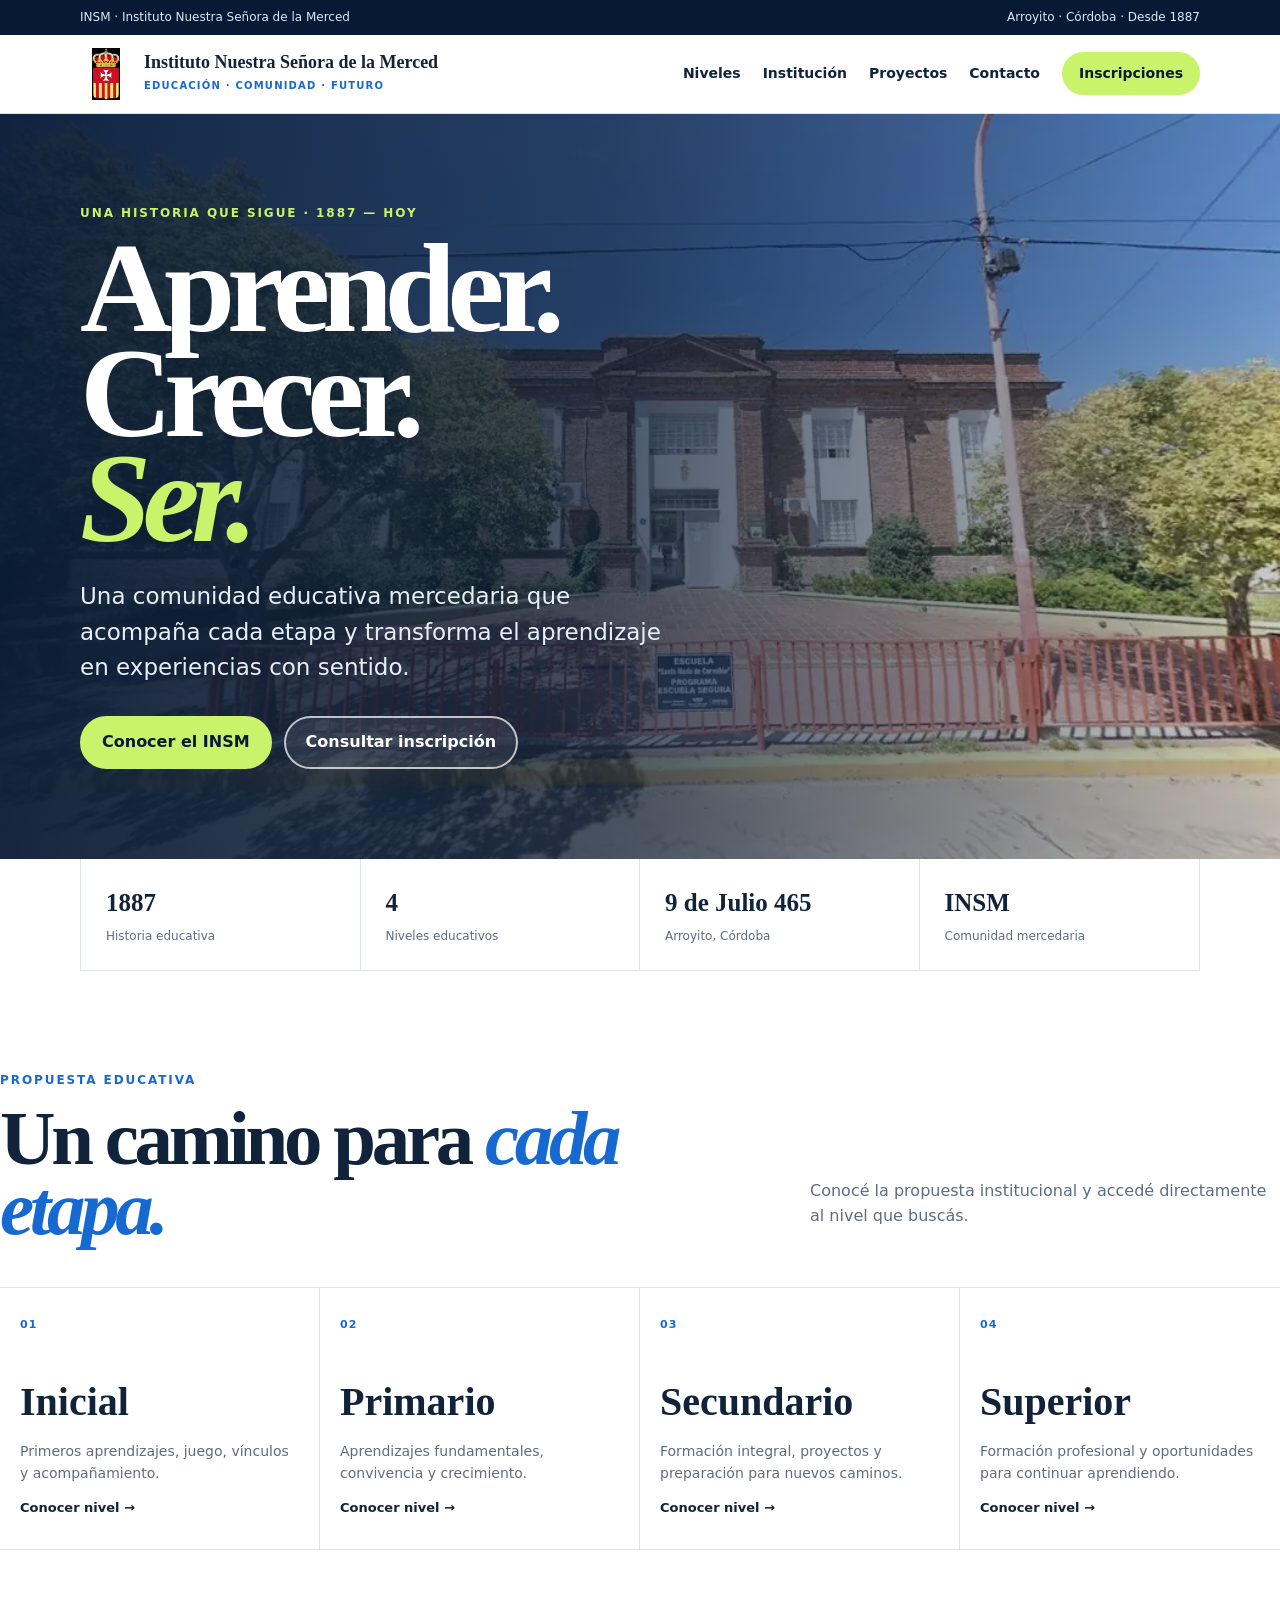
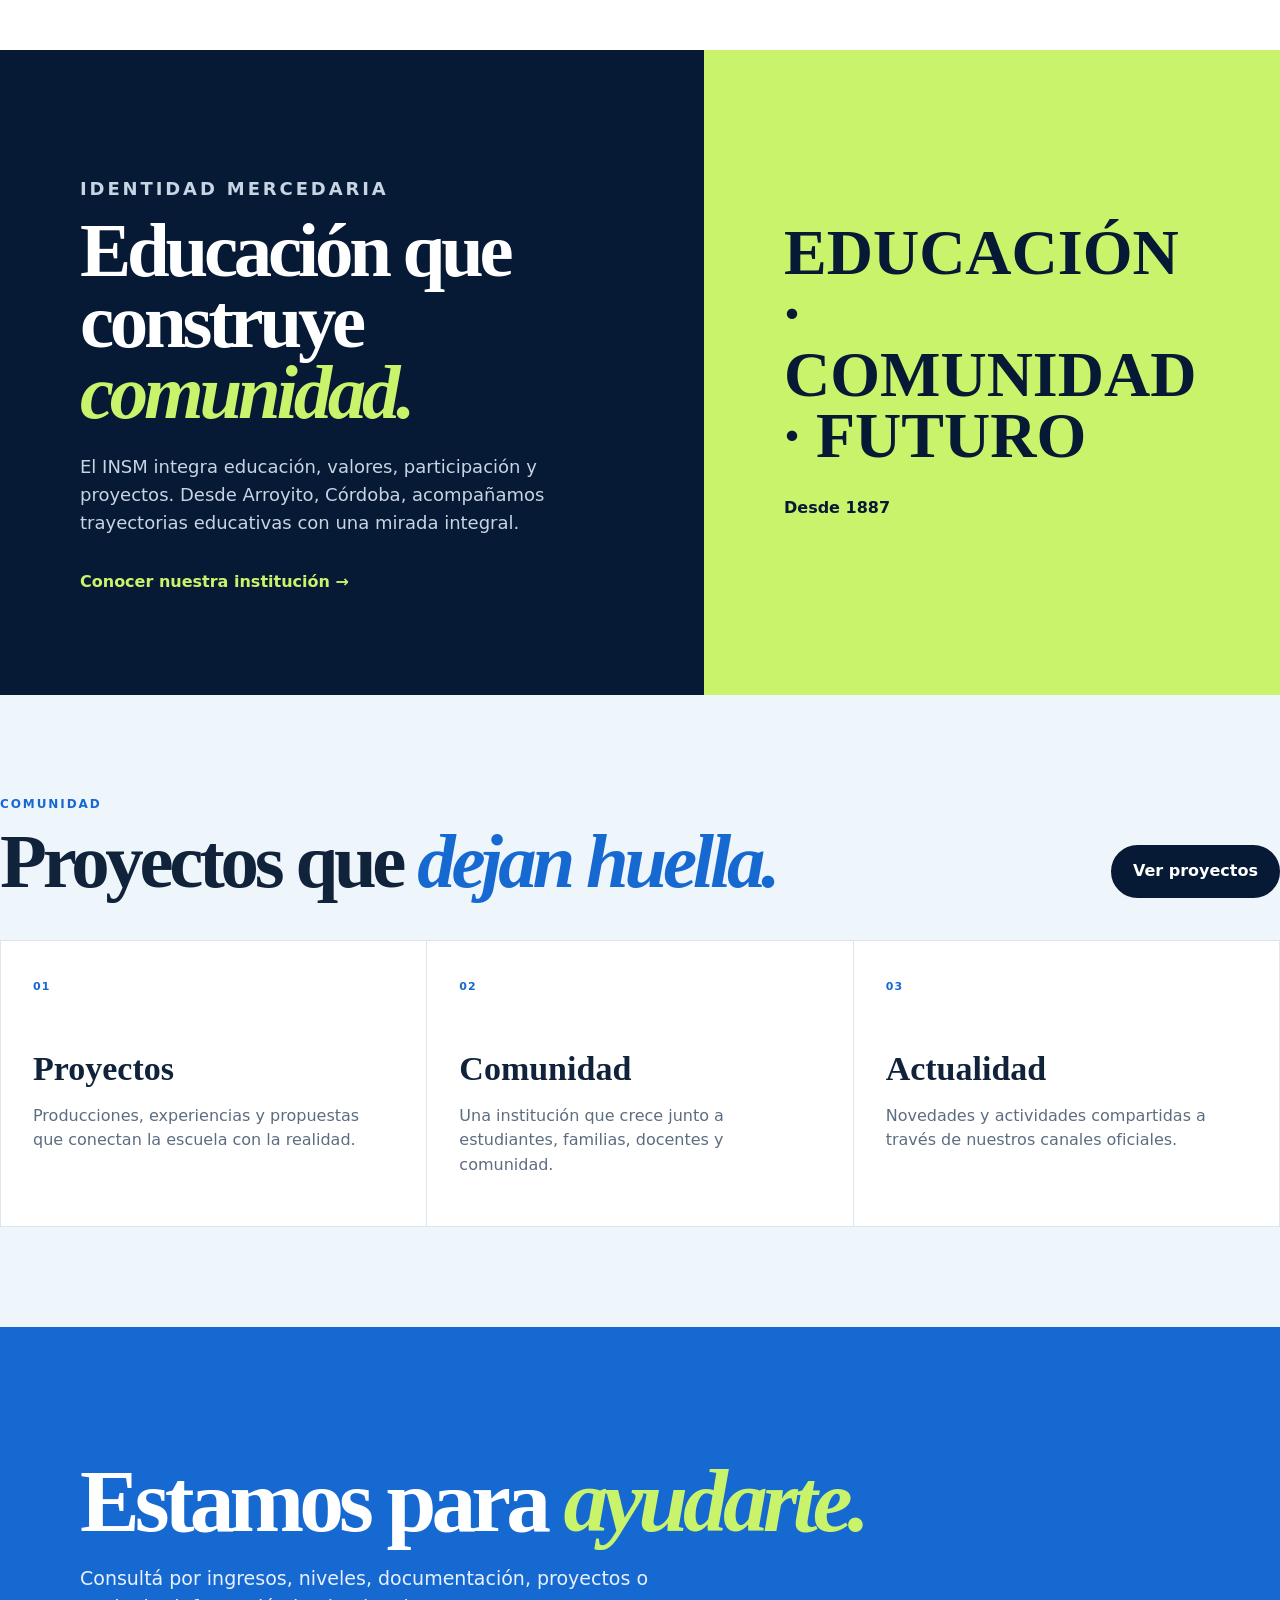
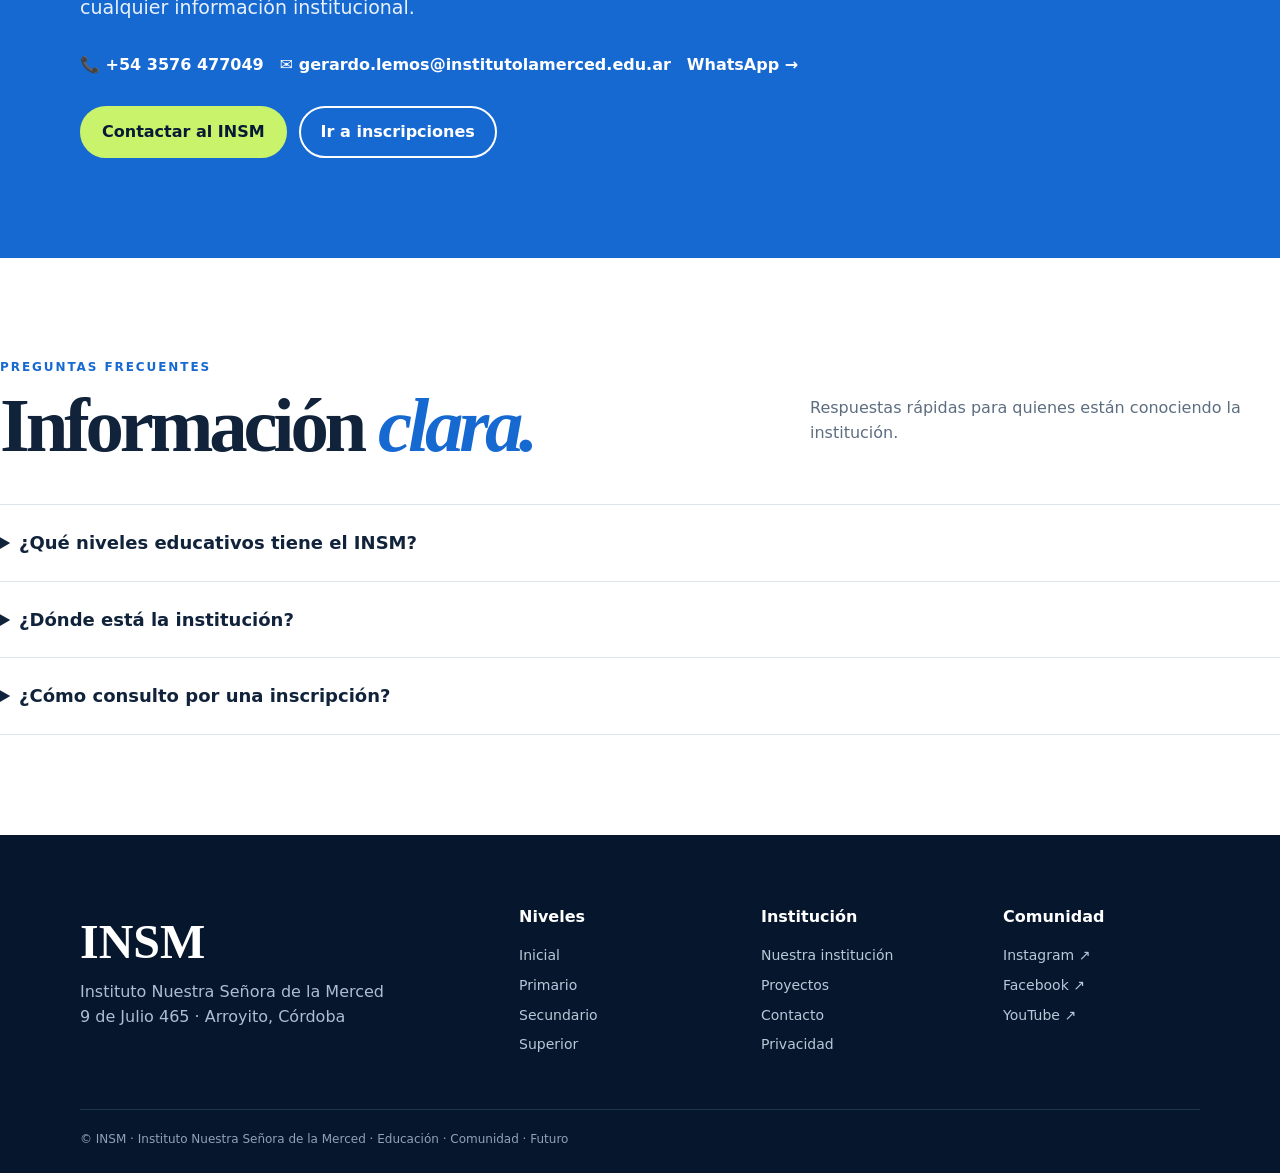
<file: index.html>
<!doctype html>
<html lang="es-AR">
<head>
<meta charset="utf-8">
<meta name="viewport" content="width=device-width, initial-scale=1">
<meta name="theme-color" content="#071a35">
<meta name="color-scheme" content="light">
<meta name="author" content="Instituto Nuestra Señora de la Merced">
<meta name="description" content="Instituto Nuestra Señora de la Merced de Arroyito, Córdoba. Educación mercedaria desde 1887: Inicial, Primario, Secundario y Superior, proyectos e inscripciones.">
<meta name="robots" content="index,follow,max-image-preview:large,max-snippet:-1,max-video-preview:-1">
<meta name="referrer" content="strict-origin-when-cross-origin">
<link rel="canonical" href="https://web95.vercel.app/">
<link rel="icon" href="img/favicon.ico">
<link rel="manifest" href="site.webmanifest">
<link rel="preload" as="image" href="img/entrada-fast.webp" type="image/webp" fetchpriority="high">
<link rel="stylesheet" href="speed.css">
<title>Instituto Nuestra Señora de la Merced | Arroyito, Córdoba</title>
<meta property="og:type" content="website">
<meta property="og:site_name" content="INSM · Instituto Nuestra Señora de la Merced">
<meta property="og:title" content="Instituto Nuestra Señora de la Merced | Arroyito">
<meta property="og:description" content="Educación mercedaria desde 1887. Conocé nuestros niveles, proyectos, comunidad e inscripciones.">
<meta property="og:url" content="https://web95.vercel.app/">
<meta property="og:image" content="https://web95.vercel.app/img/entrada-fast.webp">
<meta name="twitter:card" content="summary_large_image">
<meta name="twitter:title" content="Instituto Nuestra Señora de la Merced | Arroyito">
<meta name="twitter:description" content="Educación mercedaria desde 1887. Niveles, proyectos, comunidad e inscripciones.">
<meta name="twitter:image" content="https://web95.vercel.app/img/entrada-fast.webp">
<script type="application/ld+json">{"@context":"https://schema.org","@graph":[{"@type":"EducationalOrganization","@id":"https://web95.vercel.app/#organization","name":"Instituto Nuestra Señora de la Merced","alternateName":"INSM","url":"https://web95.vercel.app/","logo":"https://web95.vercel.app/img/logo-fast.webp","description":"Instituto Nuestra Señora de la Merced de Arroyito, Córdoba. Educación mercedaria desde 1887.","foundingDate":"1887","address":{"@type":"PostalAddress","streetAddress":"9 de Julio 465","addressLocality":"Arroyito","addressRegion":"Córdoba","postalCode":"2434","addressCountry":"AR"},"telephone":"+54 3576 477049","email":"gerardo.lemos@institutolamerced.edu.ar","sameAs":["https://www.instagram.com/mercedariasarroyito/","https://www.facebook.com/estilomercedarioarroyito","https://www.youtube.com/@INSM.DIGITAL","https://www.tiktok.com/@insm.digital"],"contactPoint":{"@type":"ContactPoint","contactType":"school information","telephone":"+54 3576 477049","email":"gerardo.lemos@institutolamerced.edu.ar","availableLanguage":"es-AR"}},{"@type":"WebSite","@id":"https://web95.vercel.app/#website","url":"https://web95.vercel.app/","name":"INSM · Instituto Nuestra Señora de la Merced","publisher":{"@id":"https://web95.vercel.app/#organization"},"inLanguage":"es-AR"},{"@type":"FAQPage","mainEntity":[{"@type":"Question","name":"¿Qué niveles educativos tiene el INSM?","acceptedAnswer":{"@type":"Answer","text":"El Instituto Nuestra Señora de la Merced ofrece Nivel Inicial, Primario, Secundario y Superior."}},{"@type":"Question","name":"¿Dónde está la institución?","acceptedAnswer":{"@type":"Answer","text":"La institución está ubicada en 9 de Julio 465, Arroyito, Córdoba."}},{"@type":"Question","name":"¿Cómo consulto por una inscripción?","acceptedAnswer":{"@type":"Answer","text":"Podés ingresar a la página de Inscripciones o comunicarte con el colegio desde la página de Contacto."}}]}]}</script><script type="application/ld+json">{"@context":"https://schema.org","@type":"FAQPage","mainEntity":[{"@type":"Question","name":"¿Qué niveles educativos tiene el INSM?","acceptedAnswer":{"@type":"Answer","text":"Nivel Inicial, Primario, Secundario y Superior."}},{"@type":"Question","name":"¿Dónde está la institución?","acceptedAnswer":{"@type":"Answer","text":"En 9 de Julio 465, Arroyito, Córdoba."}},{"@type":"Question","name":"¿Cómo consulto por una inscripción?","acceptedAnswer":{"@type":"Answer","text":"Podés ingresar a la sección Inscripciones o comunicarte desde la sección Contacto."}}]}</script>

</head>
<body>
<a class="skip" href="#contenido">Saltar al contenido</a>
<header class="header">
  <div class="bar"><span>INSM · Instituto Nuestra Señora de la Merced</span><span>Arroyito · Córdoba · Desde 1887</span></div>
  <div class="nav wrap">
    <a class="brand" href="index.html" aria-label="Inicio INSM">
      <img src="img/logo-fast.webp" width="180" height="180" alt="Escudo del Instituto Nuestra Señora de la Merced" fetchpriority="high" decoding="async">
      <span><strong>Instituto Nuestra Señora de la Merced</strong><small>EDUCACIÓN · COMUNIDAD · FUTURO</small></span>
    </a>
    <nav aria-label="Navegación principal">
      <a href="#niveles">Niveles</a><a href="NuestroColegio.html">Institución</a><a href="Proyectos.html">Proyectos</a><a href="Contacto.html">Contacto</a><a class="button small" href="Inscripciones.html">Inscripciones</a>
    </nav>
  </div>
</header>
<main id="contenido">
<section class="hero">
  <img class="hero-image" src="img/entrada-fast.webp" width="1200" height="612" alt="Entrada del Instituto Nuestra Señora de la Merced en Arroyito" fetchpriority="high" decoding="async">
  <div class="hero-overlay"></div>
  <div class="hero-content wrap">
    <p class="eyebrow">UNA HISTORIA QUE SIGUE · 1887 — HOY</p>
    <h1>Aprender.<br>Crecer.<br><em>Ser.</em></h1>
    <p class="lead">Una comunidad educativa mercedaria que acompaña cada etapa y transforma el aprendizaje en experiencias con sentido.</p>
    <div class="actions"><a class="button" href="#niveles">Conocer el INSM</a><a class="button ghost" href="Inscripciones.html">Consultar inscripción</a></div>
  </div>
</section>
<section class="trust wrap" aria-label="Datos institucionales">
  <div><b>1887</b><span>Historia educativa</span></div><div><b>4</b><span>Niveles educativos</span></div><div><b>9 de Julio 465</b><span>Arroyito, Córdoba</span></div><div><b>INSM</b><span>Comunidad mercedaria</span></div>
</section>
<section class="section" id="niveles">
  <div class="section-head"><div><p class="eyebrow">PROPUESTA EDUCATIVA</p><h2>Un camino para <em>cada etapa.</em></h2></div><p>Conocé la propuesta institucional y accedé directamente al nivel que buscás.</p></div>
  <div class="levels">
    <a href="NivelInicial.html"><span>01</span><h3>Inicial</h3><p>Primeros aprendizajes, juego, vínculos y acompañamiento.</p><b>Conocer nivel →</b></a>
    <a href="NivelPrimario.html"><span>02</span><h3>Primario</h3><p>Aprendizajes fundamentales, convivencia y crecimiento.</p><b>Conocer nivel →</b></a>
    <a href="NivelSecundario.html"><span>03</span><h3>Secundario</h3><p>Formación integral, proyectos y preparación para nuevos caminos.</p><b>Conocer nivel →</b></a>
    <a href="NivelTerciario.html"><span>04</span><h3>Superior</h3><p>Formación profesional y oportunidades para continuar aprendiendo.</p><b>Conocer nivel →</b></a>
  </div>
</section>
<section class="split">
  <div><p class="eyebrow">IDENTIDAD MERCEDARIA</p><h2>Educación que construye <em>comunidad.</em></h2><p>El INSM integra educación, valores, participación y proyectos. Desde Arroyito, Córdoba, acompañamos trayectorias educativas con una mirada integral.</p><a class="text-link" href="NuestroColegio.html">Conocer nuestra institución →</a></div>
  <aside><strong>EDUCACIÓN<br>· COMUNIDAD<br>· FUTURO</strong><span>Desde 1887</span></aside>
</section>
<section class="section light" id="propuesta">
  <div class="section-head"><div><p class="eyebrow">COMUNIDAD</p><h2>Proyectos que <em>dejan huella.</em></h2></div><a class="button dark" href="Proyectos.html">Ver proyectos</a></div>
  <div class="features"><article><span>01</span><h3>Proyectos</h3><p>Producciones, experiencias y propuestas que conectan la escuela con la realidad.</p></article><article><span>02</span><h3>Comunidad</h3><p>Una institución que crece junto a estudiantes, familias, docentes y comunidad.</p></article><article><span>03</span><h3>Actualidad</h3><p>Novedades y actividades compartidas a través de nuestros canales oficiales.</p></article></div>
</section>
<section class="contact-cta" id="recorrido">
  <div class="wrap"><p class="eyebrow">¿NECESITÁS INFORMACIÓN?</p><h2>Estamos para <em>ayudarte.</em></h2><p>Consultá por ingresos, niveles, documentación, proyectos o cualquier información institucional.</p><div class="direct"><a href="tel:+543576477049">📞 +54 3576 477049</a><a href="mailto:gerardo.lemos@institutolamerced.edu.ar">✉ gerardo.lemos@institutolamerced.edu.ar</a><a href="https://wa.me/5493576477049" rel="noopener" target="_blank">WhatsApp →</a></div><div class="actions"><a class="button" href="Contacto.html">Contactar al INSM</a><a class="button ghost-light" href="Inscripciones.html">Ir a inscripciones</a></div></div>
</section>
<section class="section faq" id="preguntas-frecuentes">
  <div class="section-head"><div><p class="eyebrow">PREGUNTAS FRECUENTES</p><h2>Información <em>clara.</em></h2></div><p>Respuestas rápidas para quienes están conociendo la institución.</p></div>
  <details><summary>¿Qué niveles educativos tiene el INSM?</summary><p>Nivel Inicial, Primario, Secundario y Superior.</p></details>
  <details><summary>¿Dónde está la institución?</summary><p>En 9 de Julio 465, Arroyito, Córdoba.</p></details>
  <details><summary>¿Cómo consulto por una inscripción?</summary><p>Podés ingresar a <a href="Inscripciones.html">Inscripciones</a> o comunicarte desde <a href="Contacto.html">Contacto</a>.</p></details>
</section>
</main>
<footer class="footer"><div class="wrap footer-grid"><div><strong>INSM</strong><p>Instituto Nuestra Señora de la Merced<br>9 de Julio 465 · Arroyito, Córdoba</p></div><div><b>Niveles</b><a href="NivelInicial.html">Inicial</a><a href="NivelPrimario.html">Primario</a><a href="NivelSecundario.html">Secundario</a><a href="NivelTerciario.html">Superior</a></div><div><b>Institución</b><a href="NuestroColegio.html">Nuestra institución</a><a href="Proyectos.html">Proyectos</a><a href="Contacto.html">Contacto</a><a href="privacidad.html">Privacidad</a></div><div><b>Comunidad</b><a href="https://www.instagram.com/mercedariasarroyito/" rel="noopener" target="_blank">Instagram ↗</a><a href="https://www.facebook.com/estilomercedarioarroyito" rel="noopener" target="_blank">Facebook ↗</a><a href="https://www.youtube.com/@INSM.DIGITAL" rel="noopener" target="_blank">YouTube ↗</a></div></div><div class="wrap footer-bottom">© INSM · Instituto Nuestra Señora de la Merced · Educación · Comunidad · Futuro</div></footer>

</body></html>
</file>
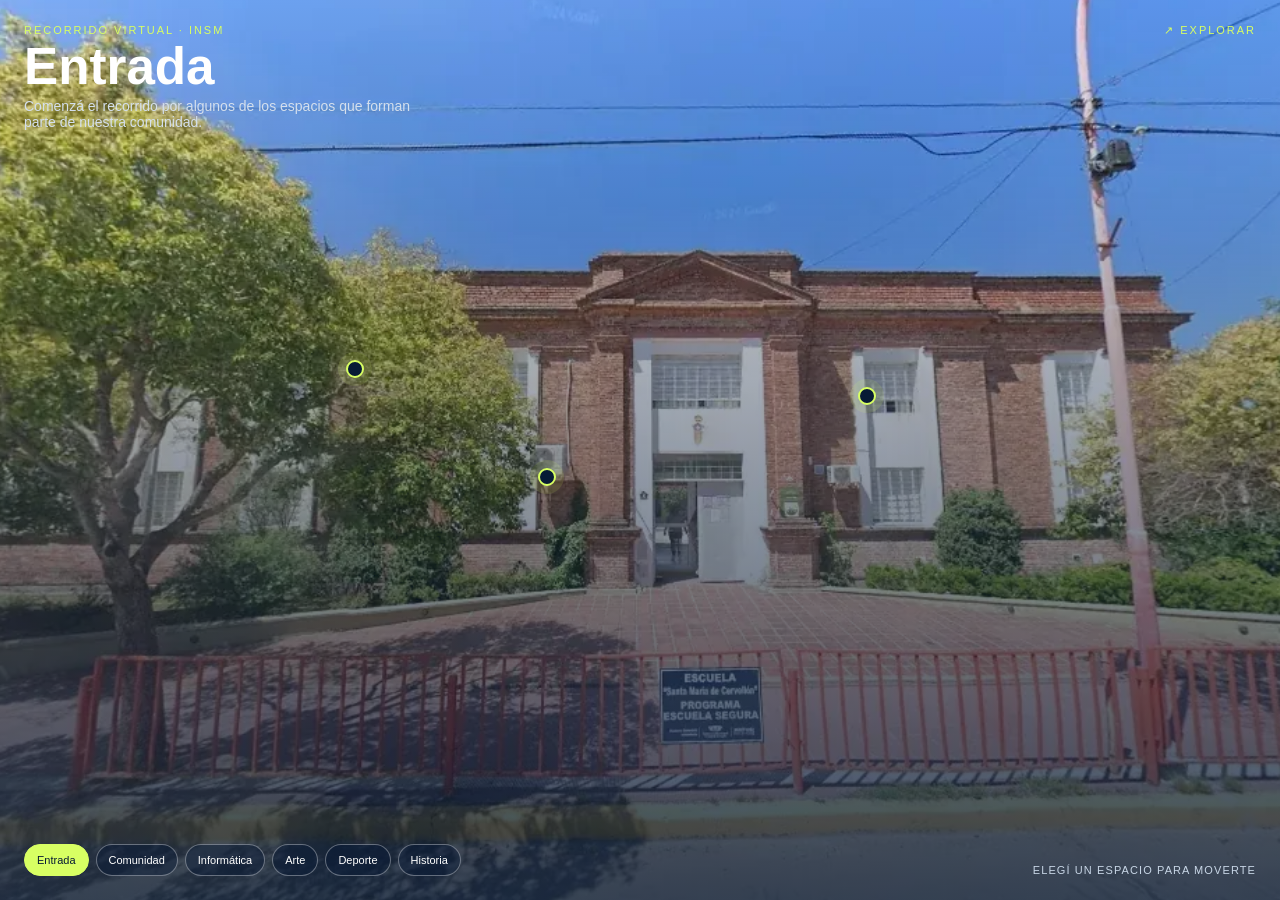
<file: PrismaWeb/index.html>
<!doctype html>
<!DOCTYPE html>
<html lang="es"><head><meta charset="utf-8"/><meta content="width=device-width,initial-scale=1" name="viewport"/><title>Recorrido virtual · INSM</title><style>*{box-sizing:border-box}html,body{margin:0;height:100%;overflow:hidden;font-family:Arial,sans-serif;background:#071a35;color:#fff}.scene{position:relative;height:100%;width:100%;overflow:hidden}.scene img{position:absolute;inset:-4%;width:108%;height:108%;object-fit:cover;transition:opacity .5s,transform 1s}.scene:after{content:"";position:absolute;inset:0;background:linear-gradient(180deg,rgba(7,26,53,.05),rgba(7,26,53,.8))}.ui{position:absolute;inset:0;z-index:3;display:flex;flex-direction:column;justify-content:space-between;padding:24px}.top{display:flex;justify-content:space-between;gap:20px;align-items:flex-start}.eyebrow{font-size:11px;letter-spacing:.18em;text-transform:uppercase;color:#d8ff63}.title{font-size:clamp(28px,4vw,54px);font-weight:800;line-height:.9;margin:8px 0}.desc{max-width:390px;color:#d4dfed;font-size:14px}.bottom{display:flex;align-items:end;justify-content:space-between;gap:20px}.dots{display:flex;gap:7px;flex-wrap:wrap}.dot{border:1px solid rgba(255,255,255,.35);background:rgba(7,26,53,.45);color:#fff;border-radius:999px;padding:9px 12px;cursor:pointer;font-size:11px}.dot.active{background:#d8ff63;color:#071a35;border-color:#d8ff63}.hint{font-size:11px;color:#c8d6e6;text-transform:uppercase;letter-spacing:.1em}.hotspot{position:absolute;z-index:4;width:18px;height:18px;border:2px solid #d8ff63;border-radius:50%;background:#071a35;box-shadow:0 0 0 8px rgba(216,255,99,.12);cursor:pointer;transition:.25s}.hotspot:hover{transform:scale(1.3)}@media(max-width:650px){.ui{padding:16px}.desc{font-size:12px}.hint{display:none}.dot{padding:8px 9px}}
</style><meta content="noindex,nofollow,noarchive" name="robots"/></head><body><div class="scene"><img alt="Espacio del INSM" id="photo" src="../img/entrada.webp"/><div class="hotspot" data-scene="Entrada" style="left:42%;top:52%" title="Entrada"></div><div class="hotspot" data-scene="Convivencia" style="left:67%;top:43%" title="Comunidad"></div><div class="hotspot" data-scene="Informática" style="left:27%;top:40%" title="Informática"></div><div class="ui"><div class="top"><div><div class="eyebrow">RECORRIDO VIRTUAL · INSM</div><div class="title" id="title">Entrada</div><div class="desc" id="desc">Comenzá el recorrido por algunos de los espacios que forman parte de nuestra comunidad.</div></div><div class="eyebrow">↗ EXPLORAR</div></div><div class="bottom"><div class="dots" id="dots"></div><div class="hint">Elegí un espacio para moverte</div></div></div></div><script>const scenes=[['Entrada','../img/entrada.webp','Comenzá el recorrido por algunos de los espacios que forman parte de nuestra comunidad.'],['Comunidad','../img/Convivencia.webp','Espacios de encuentro donde la convivencia y la participación forman parte de la vida institucional.'],['Informática','../img/Informatica 3.webp','Tecnología, proyectos y producción digital como parte de las experiencias de aprendizaje.'],['Arte','../img/Literatura.webp','La producción artística y cultural abre otras formas de mirar, expresar y compartir.'],['Deporte','../img/Deporte 1.webp','El movimiento, el juego y el deporte también construyen comunidad.'],['Historia','../img/Historia.webp','Una mirada a la trayectoria que acompaña al INSM desde 1887.']];const dots=document.getElementById('dots'),photo=document.getElementById('photo'),title=document.getElementById('title'),desc=document.getElementById('desc');let idx=0;scenes.forEach((s,i)=>{const b=document.createElement('button');b.className='dot';b.textContent=s[0];b.onclick=()=>show(i);dots.appendChild(b)});function show(i){idx=i;const s=scenes[i];photo.style.opacity=.25;photo.style.transform='scale(1.06)';setTimeout(()=>{photo.src=s[1];title.textContent=s[0];desc.textContent=s[2];photo.style.opacity=1;photo.style.transform='scale(1)'},180);[...dots.children].forEach((b,n)=>b.classList.toggle('active',n===i))}show(0);document.querySelectorAll('.hotspot').forEach(h=>h.onclick=()=>show(Math.max(0,scenes.findIndex(s=>s[0]===h.dataset.scene)||0)));</script></body></html>
</file>
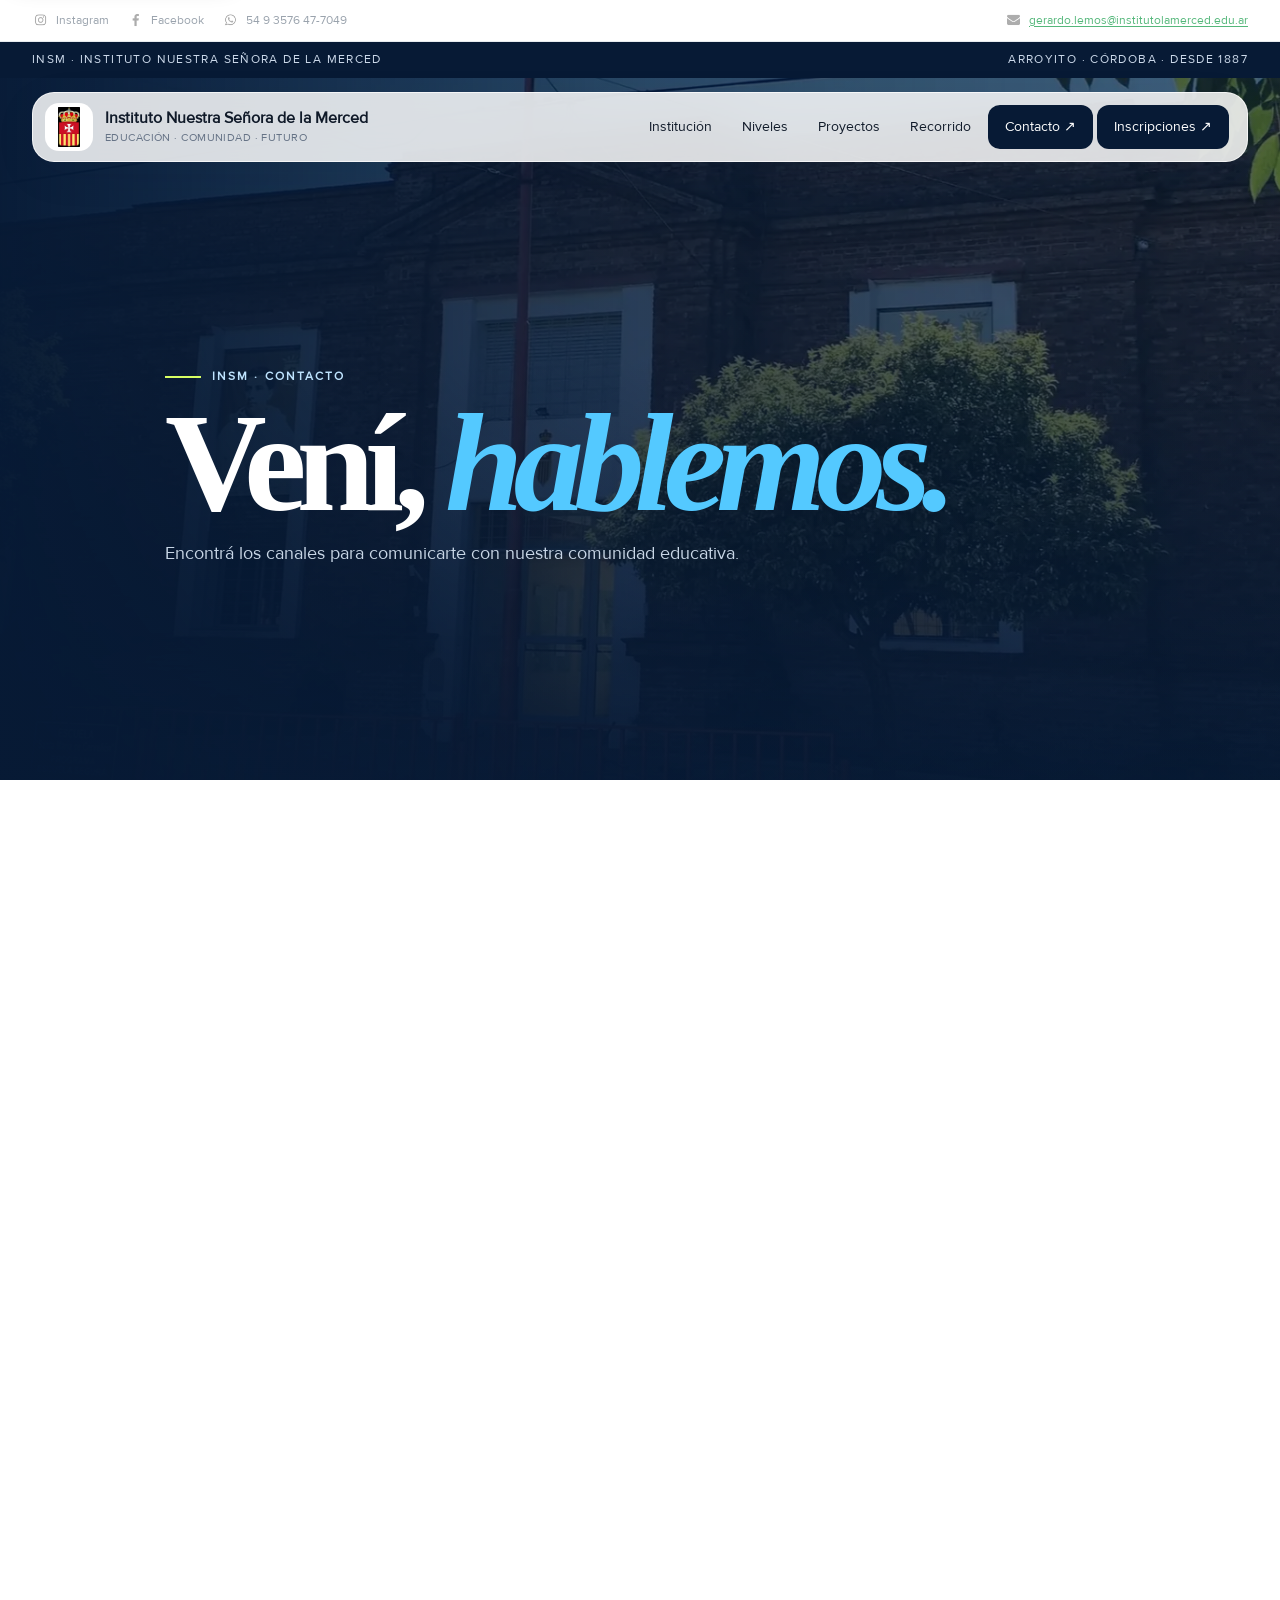
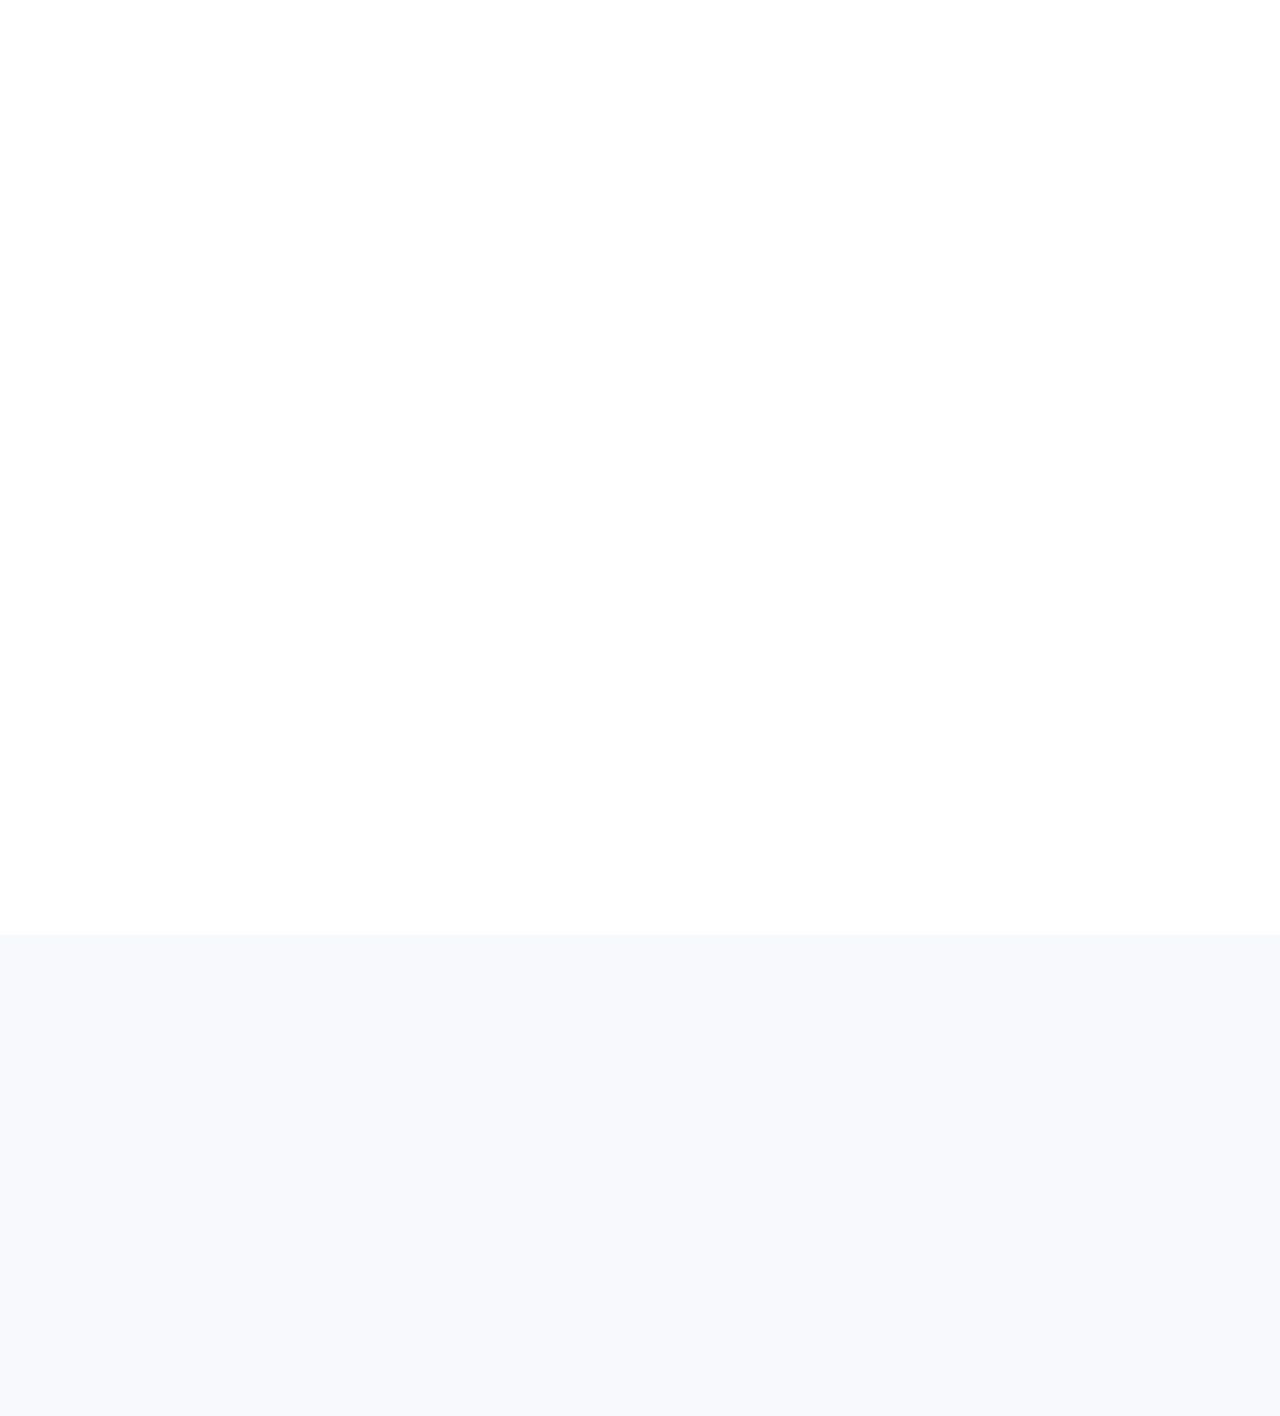
<file: Contacto.html>
<!doctype html>
<html lang="es-AR"><head><meta charset="utf-8"/><meta content="width=device-width,initial-scale=1" name="viewport"/><meta content="Instituto Nuestra Señora de la Merced" name="author"/><meta content="strict-origin-when-cross-origin" name="referrer"/><title>Contacto · INSM</title><meta content="Canales oficiales de contacto del Instituto Nuestra Señora de la Merced: niveles educativos, redes, correo y ubicación en Arroyito, Córdoba." name="description"/><link href="img/favicon.ico" rel="icon"/><link href="modern.css" rel="stylesheet"/><meta content="index,follow,max-image-preview:large,max-snippet:-1,max-video-preview:-1" name="robots"/><link href="https://web95.vercel.app/Contacto.html" rel="canonical"/><meta content="website" property="og:type"/><meta content="Contacto · INSM" property="og:title"/><meta content="Canales oficiales de contacto del Instituto Nuestra Señora de la Merced: niveles educativos, redes, correo y ubicación en Arroyito, Córdoba." property="og:description"><meta content="https://web95.vercel.app/Contacto.html" property="og:url"/><meta content="INSM · Instituto Nuestra Señora de la Merced" property="og:site_name"/><meta content="summary_large_image" name="twitter:card"/><meta content="Contacto · INSM" name="twitter:title"/><meta content="Canales oficiales de contacto del Instituto Nuestra Señora de la Merced: niveles educativos, redes, correo y ubicación en Arroyito, Córdoba." name="twitter:description"/><meta content="light" name="color-scheme"/><meta content="#071a35" name="theme-color"/>
<link href="site.webmanifest" rel="manifest"/>

<meta content="https://web95.vercel.app/img/entrada%20copy.webp" property="og:image"/><meta content="https://web95.vercel.app/img/entrada%20copy.webp" name="twitter:image"/><link as="image" fetchpriority="high" href="img/entrada copy.webp" rel="preload"/><script type="application/ld+json">{"@context":"https://schema.org","@graph":[{"@type":"EducationalOrganization","@id":"https://web95.vercel.app/#organization","name":"Instituto Nuestra Señora de la Merced","alternateName":"INSM","url":"https://web95.vercel.app/","logo":"https://web95.vercel.app/img/logo-fast.webp","description":"Instituto Nuestra Señora de la Merced de Arroyito, Córdoba: educación mercedaria, niveles educativos, proyectos, comunidad e inscripciones.","address":{"@type":"PostalAddress","streetAddress":"9 de Julio 465","addressLocality":"Arroyito","addressRegion":"Córdoba","postalCode":"2434","addressCountry":"AR"},"sameAs":["https://www.instagram.com/mercedariasarroyito/","https://www.facebook.com/estilomercedarioarroyito","https://www.youtube.com/@INSM.DIGITAL","https://www.tiktok.com/@insm.digital"],"email":"gerardo.lemos@institutolamerced.edu.ar","telephone":"+54 3576 477049","contactPoint":{"@type":"ContactPoint","contactType":"school information","email":"gerardo.lemos@institutolamerced.edu.ar","telephone":"+54 3576 477049","areaServed":"AR","availableLanguage":"es"}},{"@type":"WebSite","@id":"https://web95.vercel.app/#website","url":"https://web95.vercel.app/","name":"INSM · Instituto Nuestra Señora de la Merced","publisher":{"@id":"https://web95.vercel.app/#organization"},"inLanguage":"es-AR"},{"@type":"BreadcrumbList","itemListElement":[{"@type":"ListItem","position":1,"name":"Inicio","item":"https://web95.vercel.app/"},{"@type":"ListItem","position":2,"name":"Contacto","item":"https://web95.vercel.app/Contacto.html"}]}]}</script></head><body><a class="skip-link" href="#contenido">Saltar al contenido principal</a><div class="social-contact-bar"><div class="container social-contact-shell"><div class="social-group"><a aria-label="Instagram" href="https://www.instagram.com/mercedariasarroyito/" rel="noopener" target="_blank"><img alt="Instagram" decoding="async" height="64" loading="lazy" src="img/social/instagram.webp" width="64"/> <span>Instagram</span></a><a aria-label="Facebook" href="https://www.facebook.com/estilomercedarioarroyito" rel="noopener" target="_blank"><img alt="Facebook" decoding="async" height="64" loading="lazy" src="img/social/facebook.webp" width="64"/> <span>Facebook</span></a><a aria-label="WhatsApp" href="https://wa.me/5493576477049" rel="noopener" target="_blank"><img alt="WhatsApp" decoding="async" height="64" loading="lazy" src="img/social/whatsapp.webp" width="64"/> <span>54 9 3576 47-7049</span></a></div><div class="contact-group"><a aria-label="Correo electrónico" href="mailto:gerardo.lemos@institutolamerced.edu.ar"><img alt="Gmail" decoding="async" height="64" loading="lazy" src="img/social/gmail.webp" width="64"/> <span>gerardo.lemos@institutolamerced.edu.ar</span></a></div></div></div><div class="progress"></div><div class="topline"><div class="container"><span>INSM · Instituto Nuestra Señora de la Merced</span><span>Arroyito · Córdoba · Desde 1887</span></div></div><header class="site-nav"><div class="container nav-shell"><a class="brand" href="index.html"><img alt="INSM" class="brand-mark" decoding="async" fetchpriority="high" height="180" loading="eager" src="img/logo-fast.webp" width="180"/><span class="brand-text">Instituto Nuestra Señora de la Merced<small>EDUCACIÓN · COMUNIDAD · FUTURO</small></span></a><nav aria-label="Navegación principal" class="nav-links"><a href="NuestroColegio.html">Institución</a><a href="index.html#niveles">Niveles</a><a href="Proyectos.html">Proyectos</a><a href="index.html#recorrido">Recorrido</a><a class="nav-cta" href="Contacto.html">Contacto ↗</a><a class="nav-cta" href="Inscripciones.html">Inscripciones ↗</a></nav><button aria-controls="mobileMenu" aria-expanded="false" aria-label="Abrir menú" class="menu-toggle" type="button">☰</button></div></header><div class="mobile-menu" id="mobileMenu"><a href="NuestroColegio.html">Institución</a><a href="index.html#niveles">Niveles</a><a href="Proyectos.html">Proyectos</a><a href="index.html#recorrido">Recorrido</a><a href="Contacto.html">Contacto</a></div><main id="contenido"><section class="page-hero"><div class="page-hero-bg"><img alt="INSM" decoding="async" fetchpriority="high" height="843" loading="eager" src="img/entrada copy.webp" width="1500"/></div><div class="container page-hero-content"><div class="eyebrow reveal">INSM · Contacto</div><h1 class="reveal delay-1">Vení, <em>hablemos.</em></h1><p class="reveal delay-2">Encontrá los canales para comunicarte con nuestra comunidad educativa.</p></div></section><section class="section white"><div class="container"><div class="section-head"><div><div class="section-label">Información</div><h2 class="display">Estamos <em>acá.</em></h2></div><p class="section-intro">9 de Julio 465 · Arroyito, Córdoba. Consultá por el nivel que necesitás.</p></div><div class="contact-cards"><article class="contact-card"><h3>Nivel Inicial</h3><p>+54 (3576) 408-967</p><p>Consultas e información del nivel.</p></article><article class="contact-card"><h3>Nivel Primario</h3><p>+54 (3576) 421-440</p><p>Consultas e información del nivel.</p></article><article class="contact-card"><h3>Nivel Secundario</h3><p>+54 (3576) 421-440</p><p>Consultas e información del nivel.</p></article><article class="contact-card"><h3>Nivel Superior</h3><p>+54 (3576) 421-440</p><p>Consultas e información del nivel.</p></article></div></div></section><section class="split-image"><div class="photo" style="background-image:url('img/entrada.webp')"></div><div class="content"><div class="section-label">Dónde encontrarnos</div><h3>9 de Julio <em>465.</em></h3><p>Arroyito, Córdoba.</p><div class="pill-row"><span class="pill">Instagram ↗</span><span class="pill">YouTube ↗</span><span class="pill">TikTok ↗</span></div></div></section><section class="cta"><div class="container cta-grid"><div><div class="section-label">Redes</div><h2>Seguinos.</h2></div><div><p>También podés encontrarnos en nuestras redes sociales y conocer las novedades de la comunidad.</p><a class="btn" href="https://www.instagram.com/mercedariasarroyito/" rel="noopener" target="_blank">Instagram ↗</a></div></div></section></main><footer class="footer"><div class="container footer-grid"><div><div class="footer-brand">INSM</div><p>Instituto Nuestra Señora de la Merced.<br/>9 de Julio 465 · Arroyito, Córdoba.</p></div><div><h3>Niveles</h3><a href="NivelInicial.html">Inicial</a><a href="NivelPrimario.html">Primario</a><a href="NivelSecundario.html">Secundario</a><a href="NivelTerciario.html">Superior</a></div><div><h3>Explorar</h3><a href="NuestroColegio.html">Nuestra institución</a><a href="Proyectos.html">Proyectos</a><a href="Contacto.html">Contacto</a></div><div><h3>Comunidad</h3><a href="https://www.instagram.com/mercedariasarroyito/" rel="noopener" target="_blank">Instagram ↗</a><a href="https://www.youtube.com/@INSM.DIGITAL" rel="noopener" target="_blank">YouTube ↗</a><a href="https://www.tiktok.com/@insm.digital" rel="noopener" target="_blank">TikTok ↗</a></div></div><div class="container footer-bottom"><span>© INSM · Instituto Nuestra Señora de la Merced</span><span><a href="privacidad.html">Privacidad</a> · Educación · Comunidad · Futuro</span></div></footer><script src="site.js" defer></script></body></html>
</file>
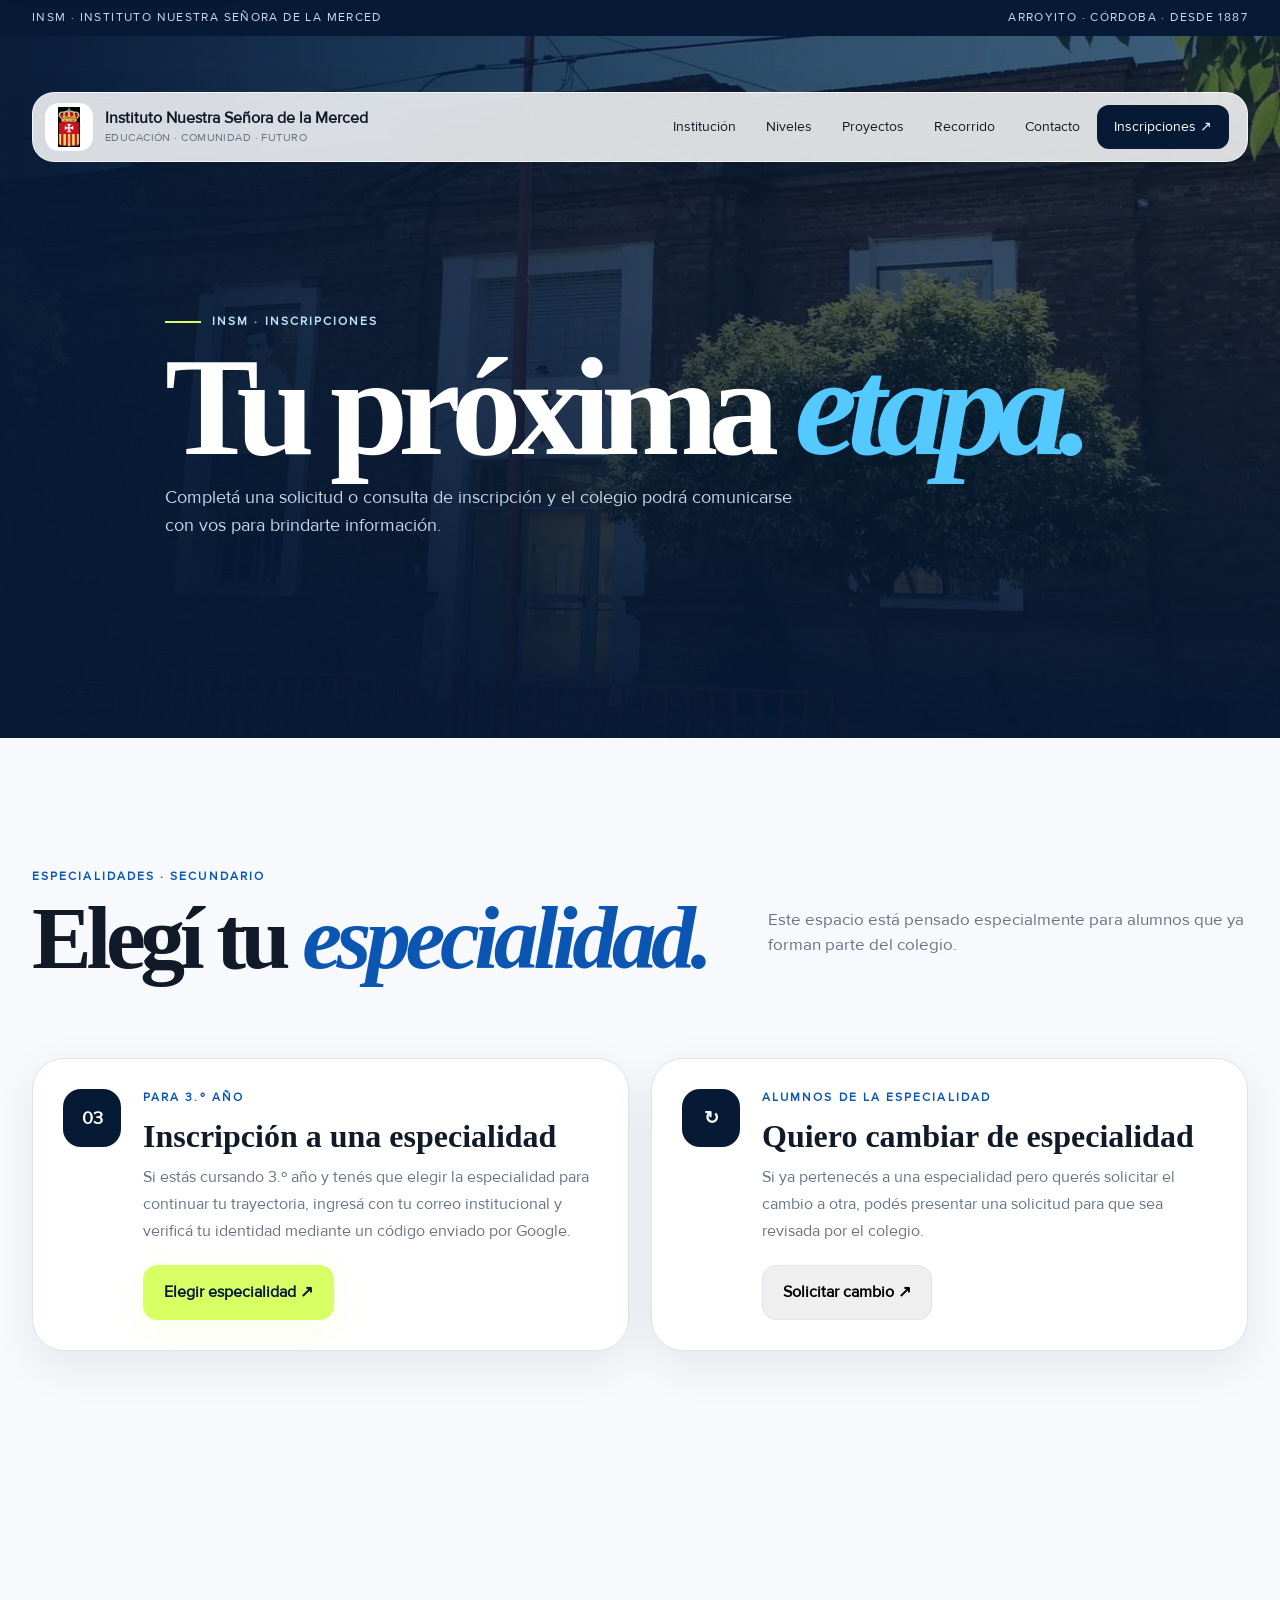
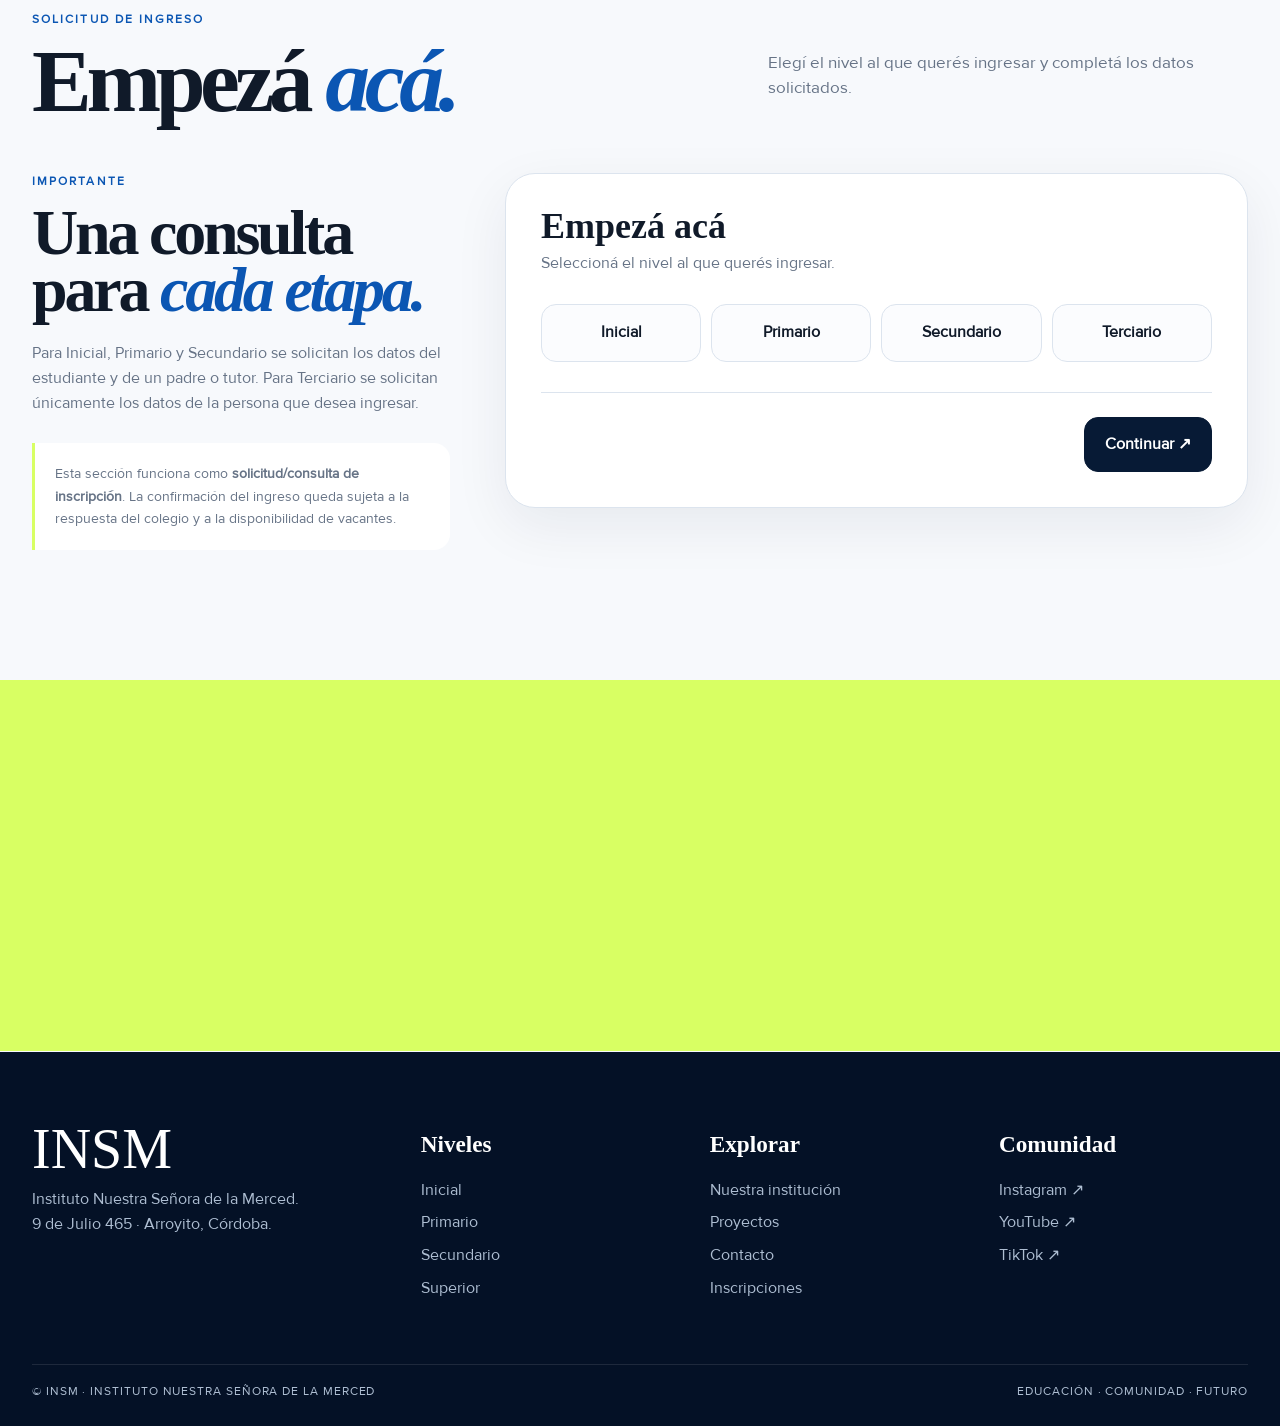
<file: Inscripciones.html>
<!doctype html>
<html lang="es-AR">
<head>
<meta charset="utf-8"/>
<meta content="width=device-width,initial-scale=1" name="viewport"/><meta content="Instituto Nuestra Señora de la Merced" name="author"/><meta content="strict-origin-when-cross-origin" name="referrer"/>
<title>Inscripciones · INSM</title><meta content="Información e inscripción para los niveles Inicial, Primario, Secundario y Superior del Instituto Nuestra Señora de la Merced." name="description"/>
<link href="modern.css" rel="stylesheet"/>
<meta content="index,follow,max-image-preview:large,max-snippet:-1,max-video-preview:-1" name="robots"/><link href="https://web95.vercel.app/Inscripciones.html" rel="canonical"/><meta content="website" property="og:type"/><meta content="Inscripciones · INSM" property="og:title"/><meta content="Información e inscripción para los niveles Inicial, Primario, Secundario y Superior del Instituto Nuestra Señora de la Merced." property="og:description"><meta content="https://web95.vercel.app/Inscripciones.html" property="og:url"/><meta content="INSM · Instituto Nuestra Señora de la Merced" property="og:site_name"/><meta content="summary_large_image" name="twitter:card"/><meta content="Inscripciones · INSM" name="twitter:title"/><meta content="Información e inscripción para los niveles Inicial, Primario, Secundario y Superior del Instituto Nuestra Señora de la Merced." name="twitter:description"/><meta content="light" name="color-scheme"/><meta content="#071a35" name="theme-color"/>
<link href="site.webmanifest" rel="manifest"/>

<meta content="https://web95.vercel.app/img/entrada.webp" property="og:image"/><meta content="https://web95.vercel.app/img/entrada.webp" name="twitter:image"/><link as="image" fetchpriority="high" href="img/entrada.webp" rel="preload"/><script type="application/ld+json">{"@context":"https://schema.org","@graph":[{"@type":"EducationalOrganization","@id":"https://web95.vercel.app/#organization","name":"Instituto Nuestra Señora de la Merced","alternateName":"INSM","url":"https://web95.vercel.app/","logo":"https://web95.vercel.app/img/logo-fast.webp","description":"Instituto Nuestra Señora de la Merced de Arroyito, Córdoba: educación mercedaria, niveles educativos, proyectos, comunidad e inscripciones.","address":{"@type":"PostalAddress","streetAddress":"9 de Julio 465","addressLocality":"Arroyito","addressRegion":"Córdoba","postalCode":"2434","addressCountry":"AR"},"sameAs":["https://www.instagram.com/mercedariasarroyito/","https://www.facebook.com/estilomercedarioarroyito","https://www.youtube.com/@INSM.DIGITAL","https://www.tiktok.com/@insm.digital"],"email":"gerardo.lemos@institutolamerced.edu.ar","telephone":"+54 3576 477049","contactPoint":{"@type":"ContactPoint","contactType":"school information","email":"gerardo.lemos@institutolamerced.edu.ar","telephone":"+54 3576 477049","areaServed":"AR","availableLanguage":"es"}},{"@type":"WebSite","@id":"https://web95.vercel.app/#website","url":"https://web95.vercel.app/","name":"INSM · Instituto Nuestra Señora de la Merced","publisher":{"@id":"https://web95.vercel.app/#organization"},"inLanguage":"es-AR"},{"@type":"BreadcrumbList","itemListElement":[{"@type":"ListItem","position":1,"name":"Inicio","item":"https://web95.vercel.app/"},{"@type":"ListItem","position":2,"name":"Inscripciones","item":"https://web95.vercel.app/Inscripciones.html"}]}]}</script></head>
<body><a class="skip-link" href="#contenido">Saltar al contenido principal</a>
<div class="progress"></div>
<div class="topline">
<div class="container">
<span>INSM · Instituto Nuestra Señora de la Merced</span>
<span>Arroyito · Córdoba · Desde 1887</span>
</div>
</div>
<header class="site-nav">
<div class="container nav-shell">
<a class="brand" href="index.html">
<img alt="INSM" class="brand-mark" decoding="async" fetchpriority="high" height="180" loading="eager" src="img/logo-fast.webp" width="180"/>
<span class="brand-text">
        Instituto Nuestra Señora de la Merced
        <small>EDUCACIÓN · COMUNIDAD · FUTURO</small>
</span>
</a>
<nav aria-label="Navegación principal" class="nav-links">
<a href="NuestroColegio.html">Institución</a>
<a href="index.html#niveles">Niveles</a>
<a href="Proyectos.html">Proyectos</a>
<a href="index.html#recorrido">Recorrido</a>
<a href="Contacto.html">Contacto</a>
<a class="nav-cta" href="Inscripciones.html">
        Inscripciones ↗
      </a>
</nav>
<button aria-controls="mobileMenu" aria-expanded="false" aria-label="Abrir menú" class="menu-toggle" type="button">
      ☰
    </button>
</div>
</header>
<div class="mobile-menu" id="mobileMenu">
<a href="NuestroColegio.html">Institución</a>
<a href="index.html#niveles">Niveles</a>
<a href="Proyectos.html">Proyectos</a>
<a href="index.html#recorrido">Recorrido</a>
<a href="Contacto.html">Contacto</a>
<a href="Inscripciones.html">Inscripciones</a>
</div>
<main id="contenido">
<section class="page-hero">
<div class="page-hero-bg">
<img alt="INSM" decoding="async" fetchpriority="high" height="843" loading="eager" src="img/entrada copy.webp" width="1500"/>
</div>
<div class="container page-hero-content">
<div class="eyebrow reveal">
      INSM · Inscripciones
    </div>
<h1 class="reveal delay-1">
      Tu próxima <em>etapa.</em>
</h1>
<p class="reveal delay-2">
      Completá una solicitud o consulta de inscripción y el colegio podrá comunicarse con vos para brindarte información.
    </p>
</div>
</section>
<!-- =========================================================
     ESPECIALIDADES
     
     ESTA PARTE SE MANTIENE FUNCIONANDO COMO ESTABA.
     UTILIZA SU PROPIA APLICACIÓN DE GOOGLE APPS SCRIPT.
========================================================= -->
<section class="section specialty-section" id="especialidades">
<div class="container">
<div class="section-head reveal">
<div>
<div class="section-label">
          Especialidades · Secundario
        </div>
<h2 class="display">
          Elegí tu <em>especialidad.</em>
</h2>
</div>
<p class="section-intro">
        Este espacio está pensado especialmente para alumnos que ya forman parte del colegio.
      </p>
</div>
<div class="specialty-cards">
<article class="specialty-card reveal">
<div class="specialty-icon">
          03
        </div>
<div>
<div class="section-label">
            Para 3.º año
          </div>
<h3>
            Inscripción a una especialidad
          </h3>
<p>
            Si estás cursando 3.º año y tenés que elegir la especialidad para continuar tu trayectoria, ingresá con tu correo institucional y verificá tu identidad mediante un código enviado por Google.
          </p>
<button id="openSpecialtyNew" class="btn btn-primary" type="button">

            Elegir especialidad ↗

          </button>
</div>
</article>
<article class="specialty-card reveal delay-1">
<div class="specialty-icon">
          ↻
        </div>
<div>
<div class="section-label">
            Alumnos de la especialidad
          </div>
<h3>
            Quiero cambiar de especialidad
          </h3>
<p>
            Si ya pertenecés a una especialidad pero querés solicitar el cambio a otra, podés presentar una solicitud para que sea revisada por el colegio.
          </p>
<button id="openSpecialtyChange" class="btn" type="button">

            Solicitar cambio ↗

          </button>
</div>
</article>
</div>
<div aria-hidden="true" class="specialty-panel" id="specialtyPanel">
<div class="specialty-panel-head">
<div>
<div class="section-label" id="specialtyLabel">

            Verificación

          </div>
<h3 id="specialtyTitle">
            Verificá tu correo institucional
          </h3>
</div>
<button id="closeSpecialty" aria-label="Cerrar" class="panel-close" type="button">

          ×

        </button>
</div>
<div class="verify-box" id="verifyBox">
<p>
          Para continuar, ingresá tu
          <strong>correo institucional de Google</strong>.
          Te enviaremos un código de 6 dígitos.
        </p>
<div class="form-grid">
<div class="form-field full">
<label for="specialtyEmail">
              Correo institucional *
            </label>
<input autocomplete="email" id="specialtyEmail" placeholder="nombre@institutolamerced.edu.ar" type="email"/>
</div>
</div>
<div class="form-actions">
<span></span>
<button id="sendSpecialtyCodePrimary" class="btn btn-primary" type="button">

            Enviar código ↗

          </button>
</div>
<div class="form-message" id="verifyMessage">
</div>
</div>
<div class="verify-box" id="codeBox" style="display:none">
<p>
          Revisá tu correo e ingresá el código recibido.
        </p>
<div class="form-grid">
<div class="form-field full">
<label for="specialtyCode">
              Código de verificación *
            </label>
<input id="specialtyCode" inputmode="numeric" maxlength="6" placeholder="000000" type="text"/>
</div>
</div>
<div class="form-actions">
<button id="sendSpecialtyCodeSecondary" class="btn" type="button">

            Reenviar código

          </button>
<button id="verifySpecialtyCode" class="btn btn-primary" type="button">

            Verificar ↗

          </button>
</div>
<div class="form-message" id="codeMessage">
</div>
</div>
<form class="specialty-inner-form" id="specialtyNewForm" style="display:none">
<div class="section-label">
          Inscripción · 3.º año
        </div>
<h4>
          Elegí cómo querés continuar
        </h4>
<div class="form-grid">
<div class="form-field">
<label for="newName">
              Nombre y apellido *
            </label>
<input id="newName" required=""/>
</div>
<div class="form-field">
<label for="newCourse">
              Curso *
            </label>
<input id="newCourse" readonly="" value="3.º año"/>
</div>
<div class="form-field full">
<label for="newSpecialty">
              Especialidad elegida *
            </label>
<select id="newSpecialty" required="">
<option value="">
                Seleccionar especialidad
              </option>
<option value="Informática">
                Informática
              </option>
<option value="Ciencias Sociales y Humanidades">
                Ciencias Sociales y Humanidades
              </option>
</select>
</div>
<div class="form-field full">
<label for="newObs">
              Observaciones (opcional)
            </label>
<textarea id="newObs" rows="4"></textarea>
</div>
</div>
<div class="form-actions">
<span></span>
<button class="btn btn-primary" type="submit">

            Confirmar elección ↗

          </button>
</div>
<div class="form-message" id="newMessage">
</div>
</form>
<form class="specialty-inner-form" id="specialtyChangeForm" style="display:none">
<div class="section-label">
          Solicitud de cambio
        </div>
<h4>
          Pedí el cambio de especialidad
        </h4>
<div class="form-grid">
<div class="form-field">
<label for="changeName">
              Nombre y apellido *
            </label>
<input id="changeName" required=""/>
</div>
<div class="form-field">
<label for="changeCourse">
              Curso *
            </label>
<select id="changeCourse" required="">
<option value="">
                Seleccionar
              </option>
<option>
                4.º año
              </option>
<option>
                5.º año
              </option>
<option>
                6.º año
              </option>
</select>
</div>
<div class="form-field">
<label for="currentSpecialty">
              Especialidad actual *
            </label>
<select id="currentSpecialty" required="">
<option value="">
                Seleccionar
              </option>
<option>
                Informática
              </option>
<option>
                Ciencias Sociales y Humanidades
              </option>
</select>
</div>
<div class="form-field">
<label for="newChangeSpecialty">
              Especialidad a la que querés cambiarte *
            </label>
<select id="newChangeSpecialty" required="">
<option value="">
                Seleccionar
              </option>
<option>
                Informática
              </option>
<option>
                Ciencias Sociales y Humanidades
              </option>
</select>
</div>
<div class="form-field full">
<label for="changeReason">
              Motivo de la solicitud *
            </label>
<textarea id="changeReason" required="" rows="5"></textarea>
</div>
</div>
<div class="form-actions">
<span></span>
<button class="btn btn-primary" type="submit">

            Enviar solicitud ↗

          </button>
</div>
<div class="form-message" id="changeMessage">
</div>
</form>
</div>
</div>
</section>
<!-- =========================================================
     INSCRIPCIONES GENERALES
========================================================= -->
<section class="section enrollment-section">
<div class="container">
<div class="section-head reveal">
<div>
<div class="section-label">
          Solicitud de ingreso
        </div>
<h2 class="display">
          Empezá <em>acá.</em>
</h2>
</div>
<p class="section-intro">
        Elegí el nivel al que querés ingresar y completá los datos solicitados.
      </p>
</div>
<div class="enrollment-layout">
<div class="enrollment-intro reveal">
<div class="section-label">
          Importante
        </div>
<h3>
          Una consulta para <em>cada etapa.</em>
</h3>
<p>
          Para Inicial, Primario y Secundario se solicitan los datos del estudiante y de un padre o tutor. Para Terciario se solicitan únicamente los datos de la persona que desea ingresar.
        </p>
<div class="enrollment-note">

          Esta sección funciona como
          <strong>solicitud/consulta de inscripción</strong>.
          La confirmación del ingreso queda sujeta a la respuesta del colegio y a la disponibilidad de vacantes.

        </div>
</div>
<form action="#" class="enrollment-form reveal" id="enrollmentForm" method="POST" novalidate="">
<div class="form-step active" id="step1">
<h3 class="form-section-title">
            Empezá acá
          </h3>
<p class="form-section-subtitle">
            Seleccioná el nivel al que querés ingresar.
          </p>
<div class="level-selector">
<label>
<input name="nivel" required="" type="radio" value="Inicial"/>
<span>
                Inicial
              </span>
</label>
<label>
<input name="nivel" type="radio" value="Primario"/>
<span>
                Primario
              </span>
</label>
<label>
<input name="nivel" type="radio" value="Secundario"/>
<span>
                Secundario
              </span>
</label>
<label>
<input name="nivel" type="radio" value="Terciario"/>
<span>
                Terciario
              </span>
</label>
</div>
<div class="form-actions">
<span></span>
<button class="btn btn-dark" id="nextStep" type="button">

              Continuar ↗

            </button>
</div>
</div>
<div class="form-step" id="step2">
<h3 class="form-section-title" id="personTitle">

            Datos del estudiante

          </h3>
<p class="form-section-subtitle">
            Completá los datos solicitados.
          </p>
<div class="form-grid">
<div class="form-field">
<label for="nombre">
                Nombre y apellido *
              </label>
<input autocomplete="name" id="nombre" name="nombre" required="" type="text"/>
</div>
<div class="form-field">
<label for="dni">
                DNI *
              </label>
<input id="dni" inputmode="numeric" maxlength="8" minlength="8" name="dni" pattern="[0-9]{8}" required="" type="text"/>
</div>
<div class="form-field">
<label for="nacimiento">
                Fecha de nacimiento *
              </label>
<input id="nacimiento" name="nacimiento" required="" type="date"/>
</div>
<div class="form-field">
<label for="domicilio">
                Domicilio *
              </label>
<input autocomplete="street-address" id="domicilio" name="domicilio" required="" type="text"/>
</div>
<div class="form-field">
<label for="ciudad">
                Ciudad *
              </label>
<input id="ciudad" name="ciudad" required="" type="text"/>
</div>
<div class="form-field">
<label for="telefono">
                Número de teléfono *
              </label>
<input id="telefono" inputmode="numeric" name="telefono" pattern="[0-9]+" required="" type="tel"/>
</div>
<div class="form-field">
<label for="email">
                Gmail *
              </label>
<input autocomplete="email" id="email" name="email" required="" type="email"/>
</div>
<div class="form-field full" id="cursoBox">
<label for="curso" id="cursoLabel">

                ¿A qué curso ingresaría? *

              </label>
<select id="curso" name="curso" required="">
<option value="">
                  Seleccionar curso
                </option>
<option value="1">
                  1
                </option>
<option value="2">
                  2
                </option>
<option value="3">
                  3
                </option>
<option value="4">
                  4
                </option>
<option value="5">
                  5
                </option>
<option value="6">
                  6
                </option>
</select>
</div>
<!-- =====================================================
                 ESPECIALIDAD GENERAL
                 
                 APARECE ÚNICAMENTE EN:
                 SECUNDARIO + 4.º / 5.º / 6.º
            ====================================================== -->
<div class="form-field full" id="especialidadBox" style="display:none;">
<label for="especialidad">
                Elegí tu especialidad *
              </label>
<select id="especialidad" name="especialidad">
<option value="">
                  Seleccionar especialidad
                </option>
<option value="Informática">
                  Informática
                </option>
<option value="Ciencias Sociales y Humanidades">
                  Ciencias Sociales y Humanidades
                </option>
</select>
</div>
</div>
<div class="conditional" id="schoolQuestions">
<div class="form-field">
<label>
                ¿Tiene hermanos en el colegio? *
              </label>
<div class="radio-row">
<div class="radio-option">
<input id="hermanosSi" name="hermanos" type="radio" value="Sí"/>
<label for="hermanosSi">
                    Sí
                  </label>
</div>
<div class="radio-option">
<input id="hermanosNo" name="hermanos" type="radio" value="No"/>
<label for="hermanosNo">
                    No
                  </label>
</div>
</div>
</div>
<div class="form-field" id="hermanoBox" style="display:none;margin-top:15px">
<label for="nombreHermano">
                Nombre del hermano *
              </label>
<input id="nombreHermano" name="nombreHermano" type="text"/>
</div>
</div>
<div class="conditional" id="tutorBox">
<h3 class="form-section-title" style="font-size:1.8rem">

              Datos del padre o tutor

            </h3>
<p class="form-section-subtitle">
              Solo necesitamos nombre y DNI.
            </p>
<div class="form-grid">
<div class="form-field">
<label for="tutorNombre">
                  Nombre y apellido *
                </label>
<input autocomplete="name" id="tutorNombre" name="tutorNombre" type="text"/>
</div>
<div class="form-field">
<label for="tutorDni">
                  DNI *
                </label>
<input id="tutorDni" inputmode="numeric" maxlength="8" minlength="8" name="tutorDni" pattern="[0-9]{8}" type="text"/>
</div>
</div>
</div>
<div class="form-actions">
<button class="btn" id="backStep" type="button">

              ← Volver

            </button>
<button class="btn btn-primary" type="submit">

              Enviar solicitud ↗

            </button>
</div>
<div class="form-message" id="formMessage">
</div>
</div>
</form>
</div>
</div>
</section>
<section class="cta">
<div class="container cta-grid">
<div>
<div class="section-label">
        ¿Necesitás ayuda?
      </div>
<h2>
        Hablemos.
      </h2>
</div>
<div>
<p>
        Si tenés dudas antes de completar la solicitud, podés comunicarte con el colegio desde la sección de contacto.
      </p>
<a class="btn" href="Contacto.html">

        Ir a contacto ↗

      </a>
</div>
</div>
</section>
</main>
<footer class="footer">
<div class="container footer-grid">
<div>
<div class="footer-brand">
        INSM
      </div>
<p>
        Instituto Nuestra Señora de la Merced.<br/>
        9 de Julio 465 · Arroyito, Córdoba.
      </p>
</div>
<div>
<h3>
        Niveles
      </h3>
<a href="NivelInicial.html">
        Inicial
      </a>
<a href="NivelPrimario.html">
        Primario
      </a>
<a href="NivelSecundario.html">
        Secundario
      </a>
<a href="NivelTerciario.html">
        Superior
      </a>
</div>
<div>
<h3>
        Explorar
      </h3>
<a href="NuestroColegio.html">
        Nuestra institución
      </a>
<a href="Proyectos.html">
        Proyectos
      </a>
<a href="Contacto.html">
        Contacto
      </a>
<a href="Inscripciones.html">
        Inscripciones
      </a>
</div>
<div>
<h3>
        Comunidad
      </h3>
<a href="https://www.instagram.com/mercedariasarroyito/" rel="noopener" target="_blank">

        Instagram ↗

      </a>
<a href="https://www.youtube.com/@INSM.DIGITAL" rel="noopener" target="_blank">

        YouTube ↗

      </a>
<a href="https://www.tiktok.com/@insm.digital" rel="noopener" target="_blank">

        TikTok ↗

      </a>
</div>
</div>
<div class="container footer-bottom">
<span>
      © INSM · Instituto Nuestra Señora de la Merced
    </span>
<span>
      Educación · Comunidad · Futuro
    </span>
</div>
</footer>
<script src="site.js" defer></script>
<!-- =========================================================
     INSCRIPCIONES GENERALES
     CONEXIÓN CON Inscripciones.gs
========================================================= -->

<!-- =========================================================
     ESPECIALIDADES + VERIFICACIÓN GOOGLE
     
     ESTA PARTE NO SE MODIFICA.
========================================================= -->

<script src="inscripciones.js" defer></script></body>
</html>
</file>
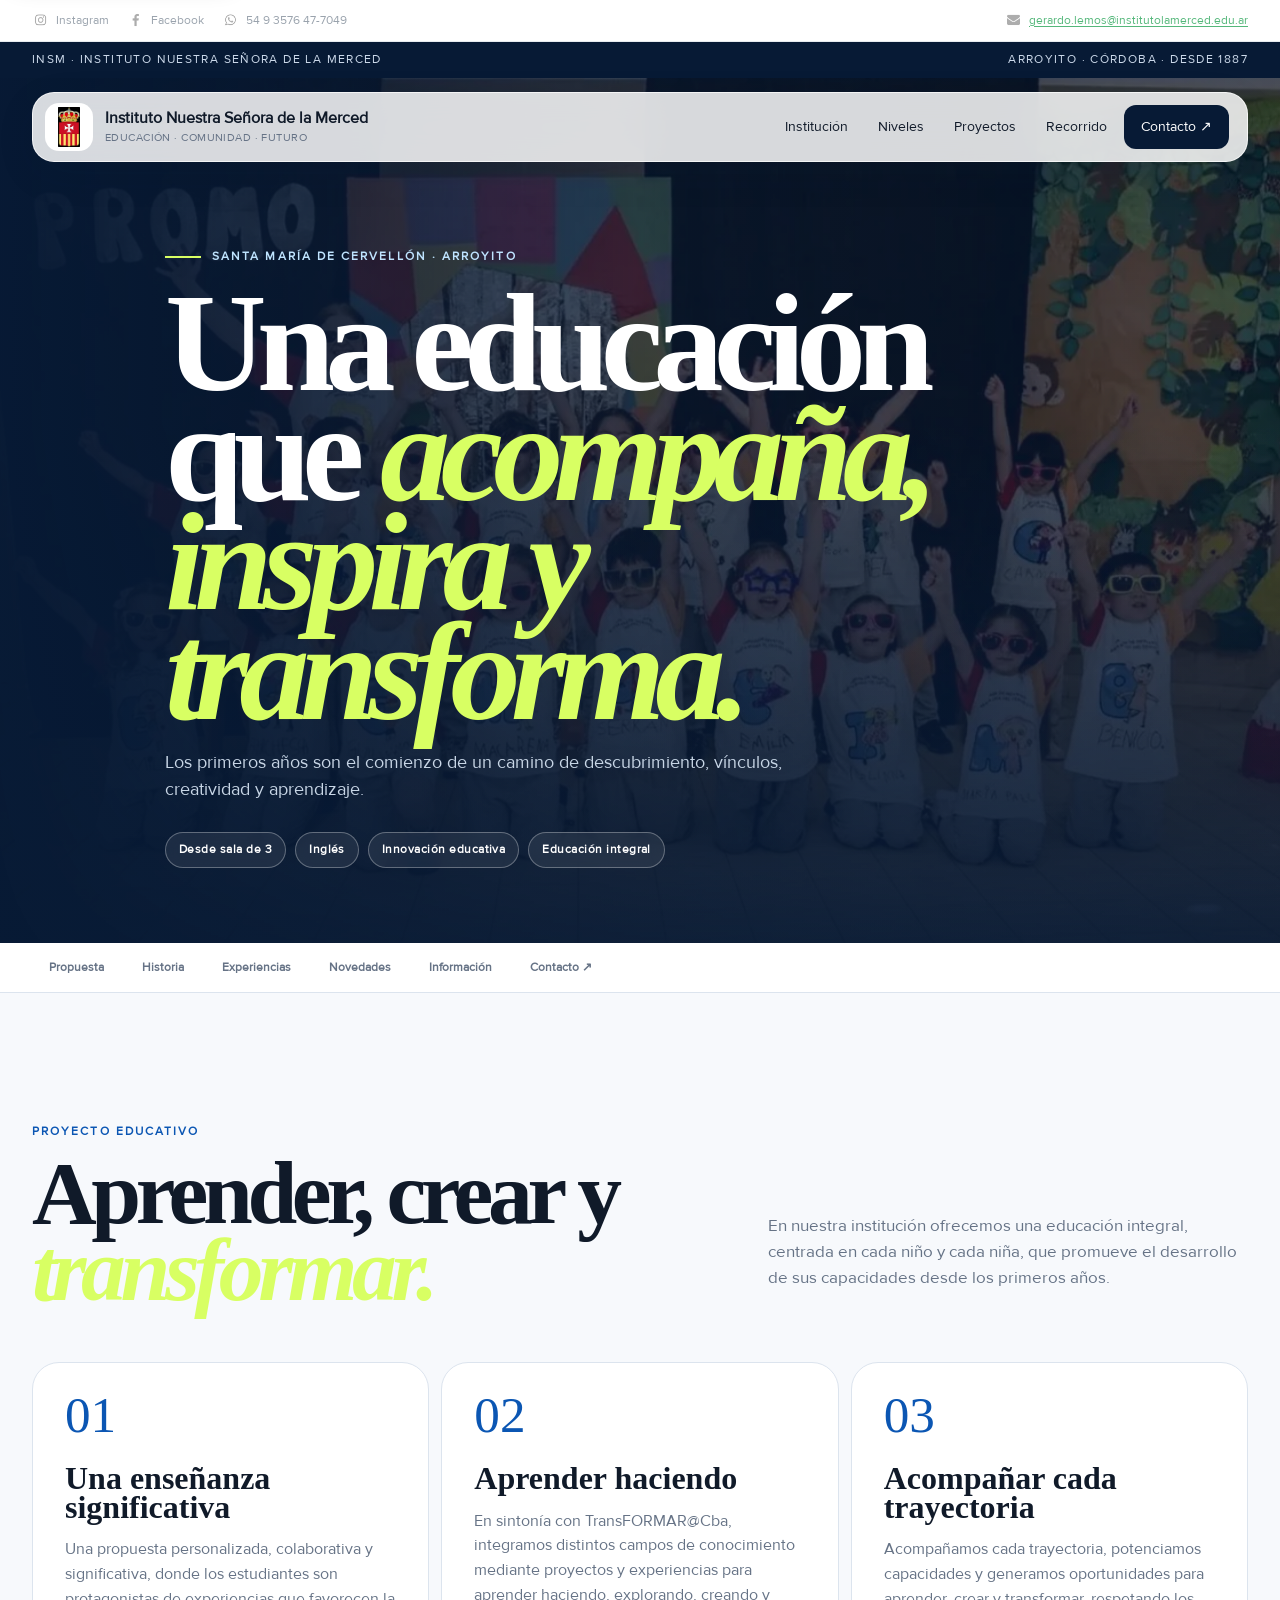
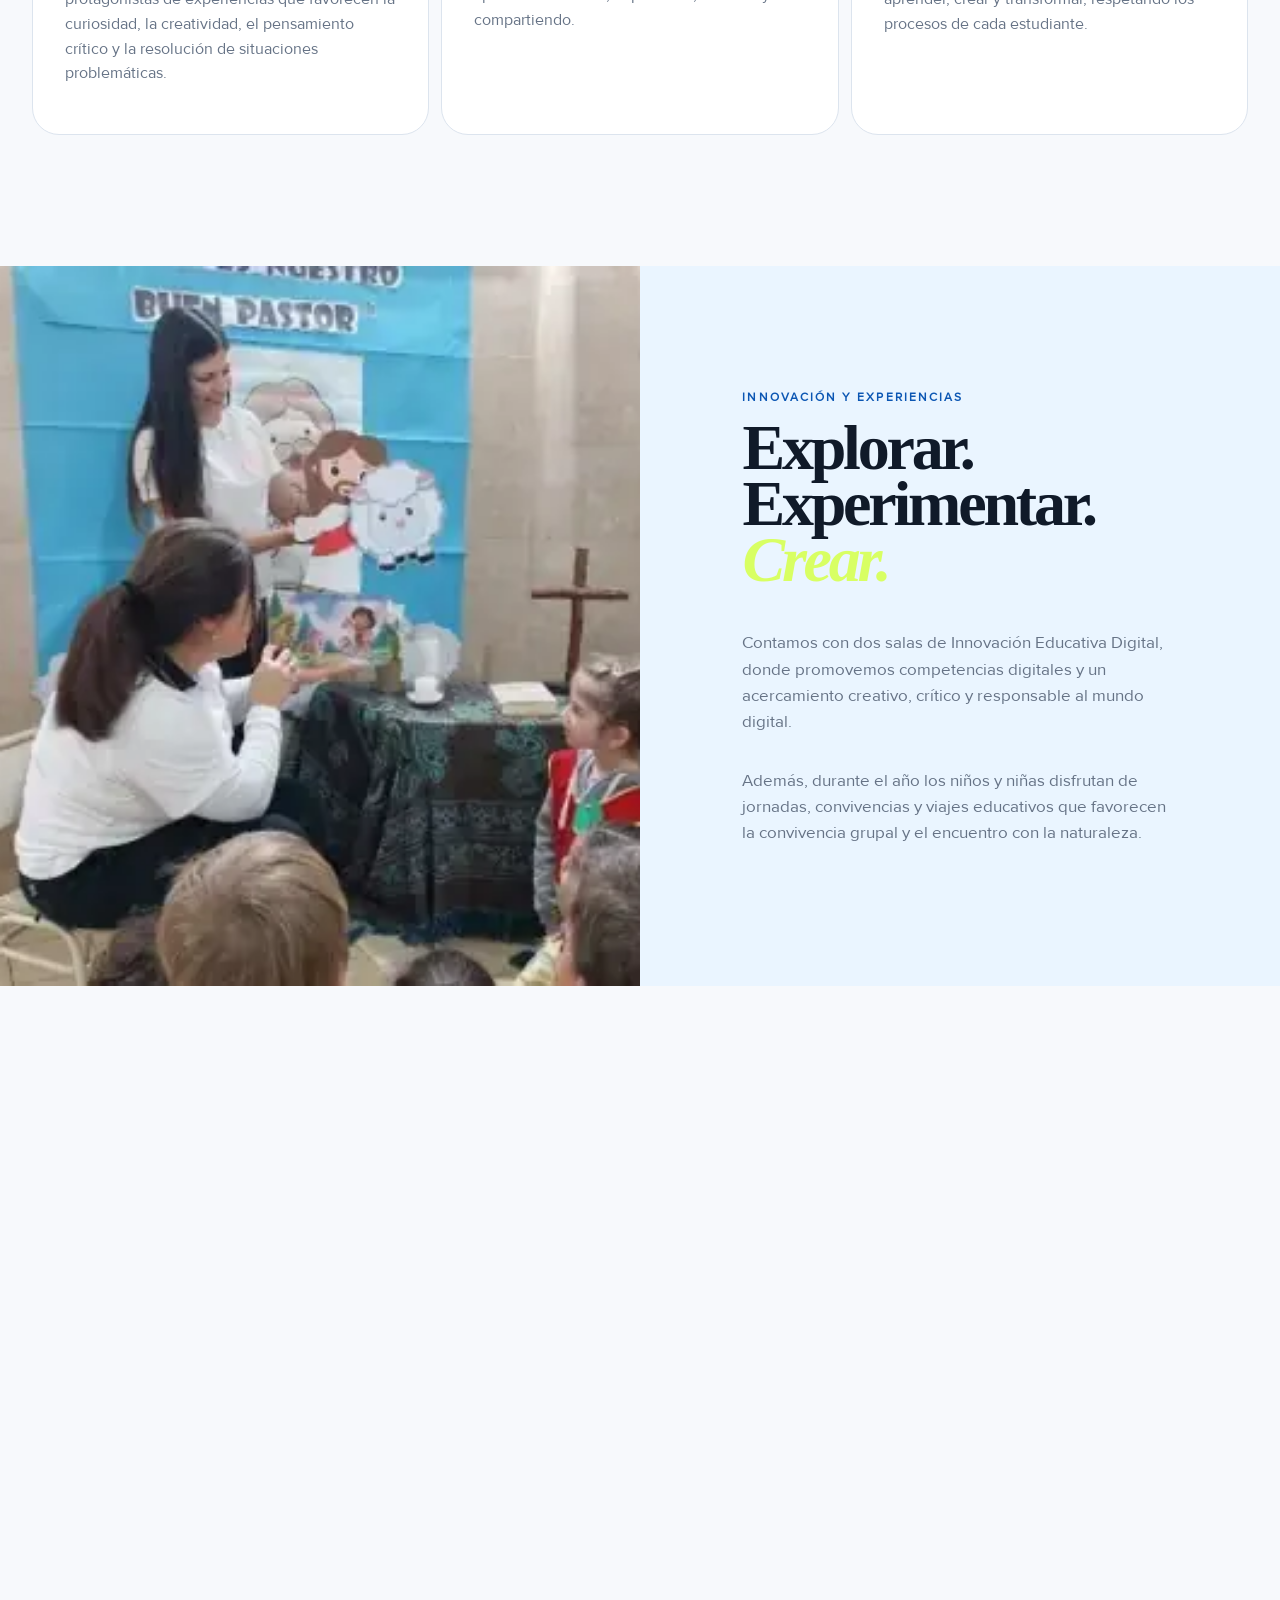
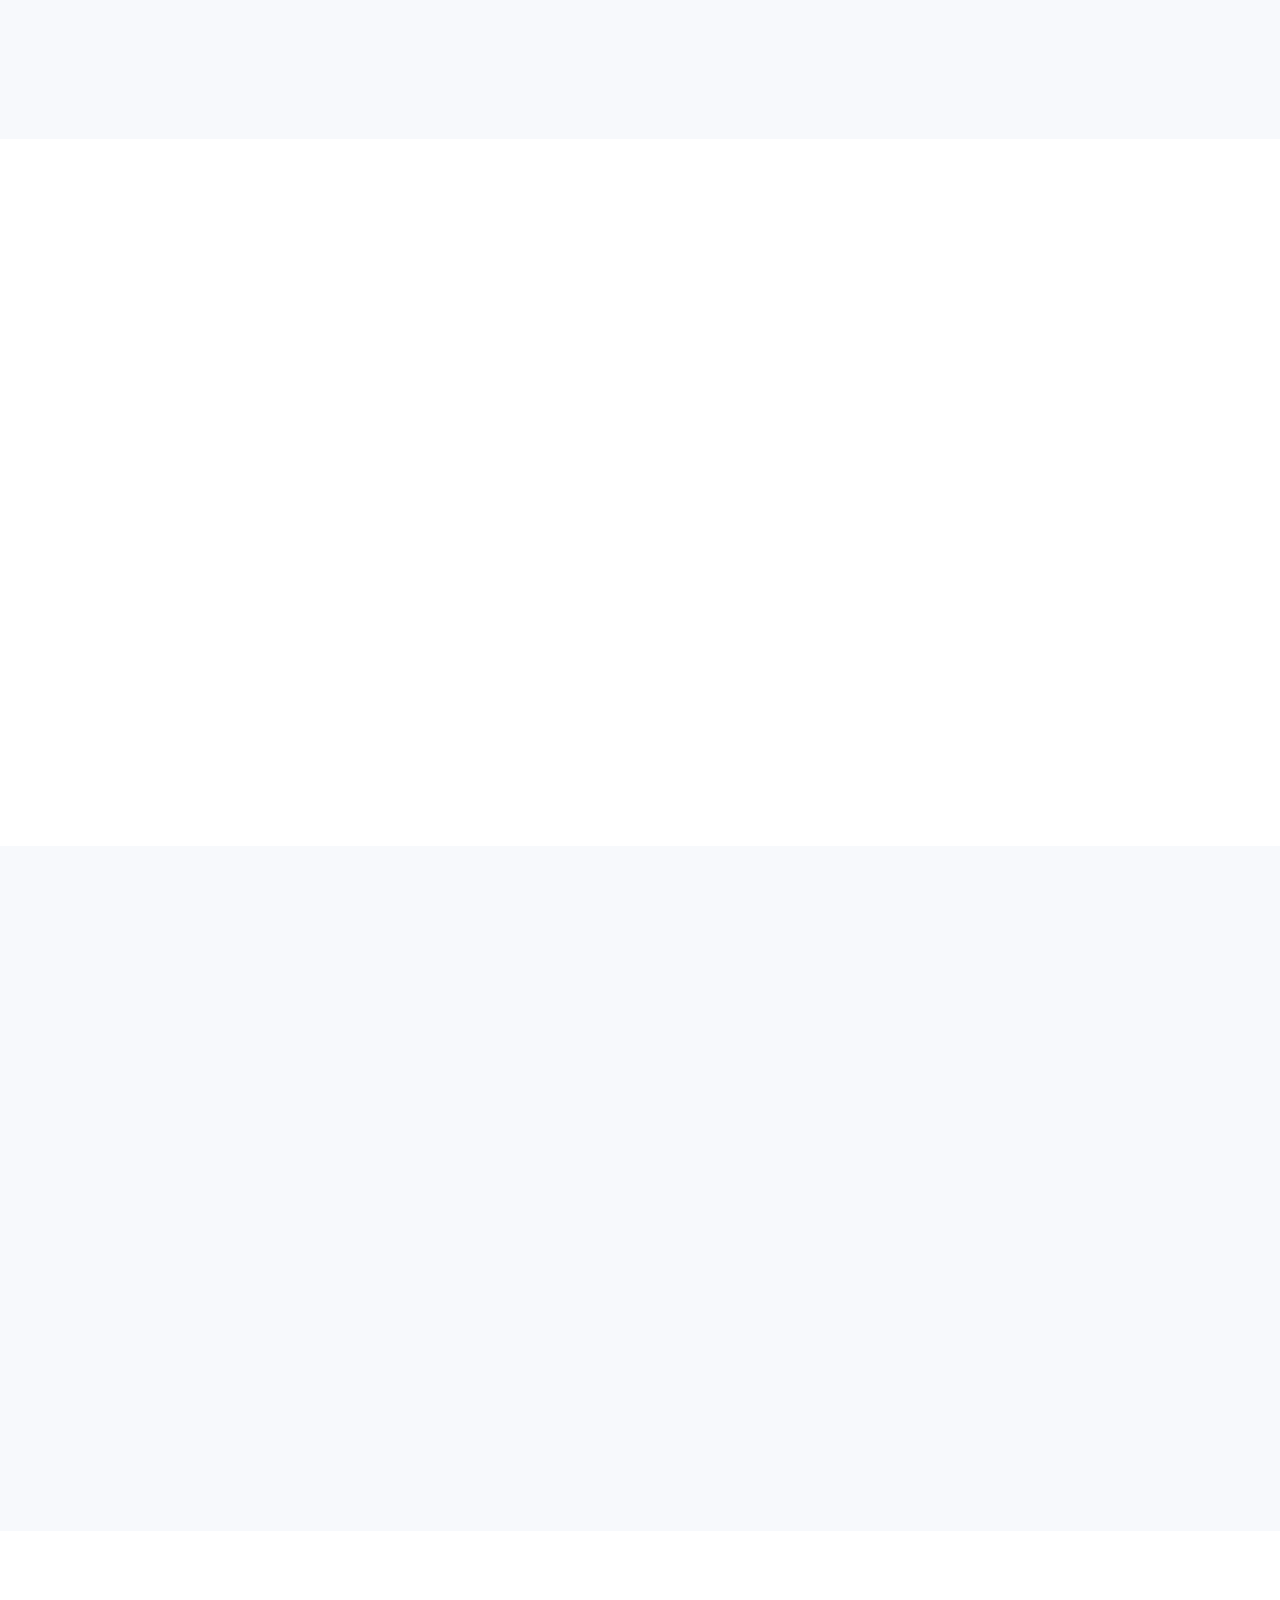
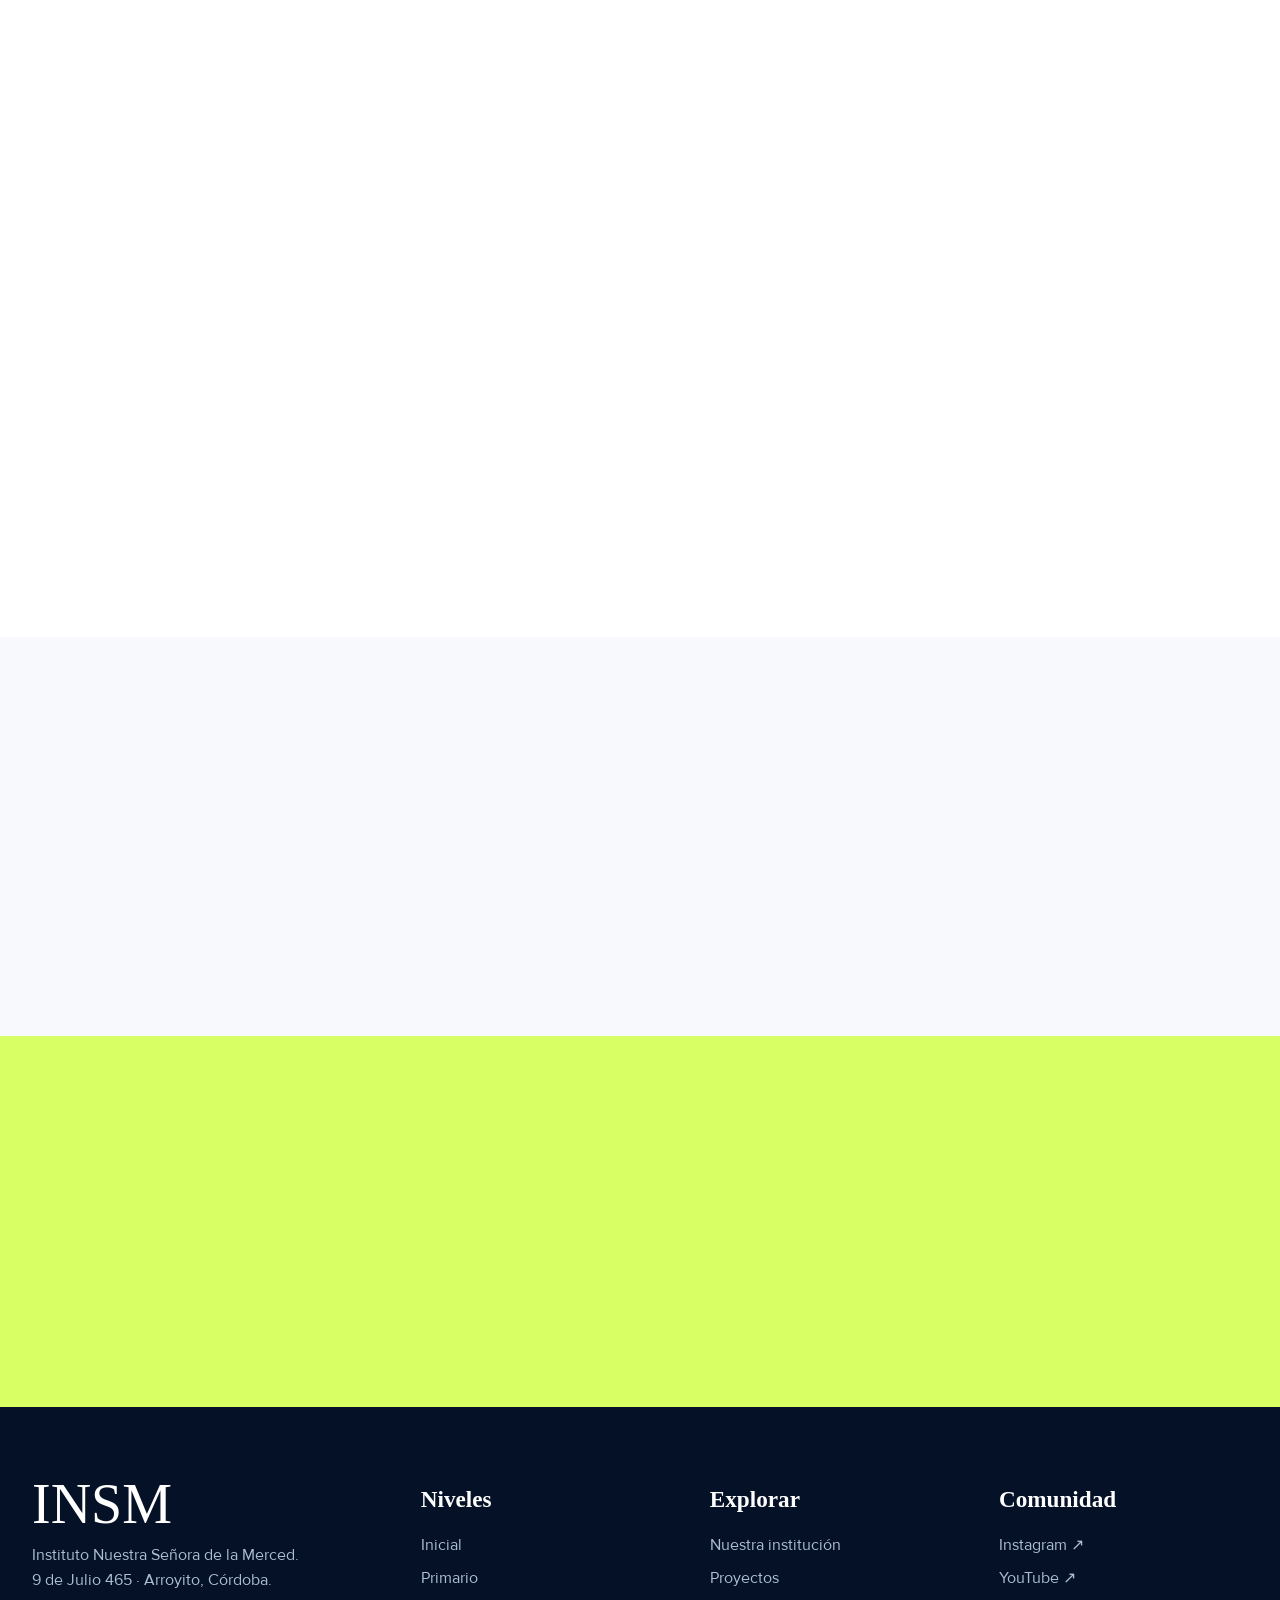
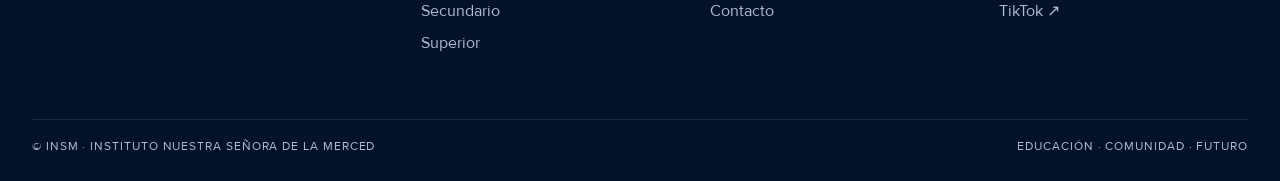
<file: NivelInicial.html>
<!doctype html>
<html lang="es-AR">
<head>
<meta charset="utf-8"/>
<meta content="width=device-width, initial-scale=1" name="viewport"/>
<meta content="Instituto Nuestra Señora de la Merced" name="author"/>
<meta content="strict-origin-when-cross-origin" name="referrer"/>
<title>Nivel Inicial · INSM</title>
<meta content="Conocé el Nivel Inicial del Instituto Nuestra Señora de la Merced de Arroyito: propuesta educativa, comunidad y experiencias de aprendizaje." name="description"/>
<link href="img/favicon.ico" rel="icon"/>
<link href="modern.css" rel="stylesheet"/>
<meta content="index,follow,max-image-preview:large,max-snippet:-1,max-video-preview:-1" name="robots"/><link href="https://web95.vercel.app/NivelInicial.html" rel="canonical"/><meta content="website" property="og:type"/><meta content="Nivel Inicial · INSM" property="og:title"/><meta content="Conocé el Nivel Inicial del Instituto Nuestra Señora de la Merced de Arroyito: propuesta educativa, comunidad y experiencias de aprendizaje." property="og:description"><meta content="https://web95.vercel.app/NivelInicial.html" property="og:url"/><meta content="INSM · Instituto Nuestra Señora de la Merced" property="og:site_name"/><meta content="summary_large_image" name="twitter:card"/><meta content="Nivel Inicial · INSM" name="twitter:title"/><meta content="Conocé el Nivel Inicial del Instituto Nuestra Señora de la Merced de Arroyito: propuesta educativa, comunidad y experiencias de aprendizaje." name="twitter:description"/><meta content="light" name="color-scheme"/><meta content="#071a35" name="theme-color"/>
<link href="site.webmanifest" rel="manifest"/>

<meta content="https://web95.vercel.app/img/sala2.webp" property="og:image"/><meta content="https://web95.vercel.app/img/sala2.webp" name="twitter:image"/><link as="image" fetchpriority="high" href="img/sala2.webp" rel="preload"/><script type="application/ld+json">{"@context":"https://schema.org","@graph":[{"@type":"EducationalOrganization","@id":"https://web95.vercel.app/#organization","name":"Instituto Nuestra Señora de la Merced","alternateName":"INSM","url":"https://web95.vercel.app/","logo":"https://web95.vercel.app/img/logo-fast.webp","description":"Instituto Nuestra Señora de la Merced de Arroyito, Córdoba: educación mercedaria, niveles educativos, proyectos, comunidad e inscripciones.","address":{"@type":"PostalAddress","streetAddress":"9 de Julio 465","addressLocality":"Arroyito","addressRegion":"Córdoba","postalCode":"2434","addressCountry":"AR"},"sameAs":["https://www.instagram.com/mercedariasarroyito/","https://www.facebook.com/estilomercedarioarroyito","https://www.youtube.com/@INSM.DIGITAL","https://www.tiktok.com/@insm.digital"],"email":"gerardo.lemos@institutolamerced.edu.ar","telephone":"+54 3576 477049","contactPoint":{"@type":"ContactPoint","contactType":"school information","email":"gerardo.lemos@institutolamerced.edu.ar","telephone":"+54 3576 477049","areaServed":"AR","availableLanguage":"es"}},{"@type":"WebSite","@id":"https://web95.vercel.app/#website","url":"https://web95.vercel.app/","name":"INSM · Instituto Nuestra Señora de la Merced","publisher":{"@id":"https://web95.vercel.app/#organization"},"inLanguage":"es-AR"},{"@type":"BreadcrumbList","itemListElement":[{"@type":"ListItem","position":1,"name":"Inicio","item":"https://web95.vercel.app/"},{"@type":"ListItem","position":2,"name":"Nivel Inicial","item":"https://web95.vercel.app/NivelInicial.html"}]}]}</script></head>
<body><a class="skip-link" href="#contenido">Saltar al contenido principal</a>
<div class="social-contact-bar">
<div class="container social-contact-shell">
<div class="social-group">
<a aria-label="Instagram" href="https://www.instagram.com/mercedariasarroyito/" rel="noopener" target="_blank"><img alt="Instagram" decoding="async" height="64" loading="lazy" src="img/social/instagram.webp" width="64"/>
<span>Instagram</span>
</a>
<a aria-label="Facebook" href="https://www.facebook.com/estilomercedarioarroyito" rel="noopener" target="_blank"><img alt="Facebook" decoding="async" height="64" loading="lazy" src="img/social/facebook.webp" width="64"/>
<span>Facebook</span>
</a>
<a aria-label="WhatsApp" href="https://wa.me/5493576477049" rel="noopener" target="_blank"><img alt="WhatsApp" decoding="async" height="64" loading="lazy" src="img/social/whatsapp.webp" width="64"/>
<span>54 9 3576 47-7049</span>
</a>
</div>
<div class="contact-group">
<a aria-label="Correo electrónico" href="mailto:gerardo.lemos@institutolamerced.edu.ar">
<img alt="Gmail" decoding="async" height="64" loading="lazy" src="img/social/gmail.webp" width="64"/>
<span>gerardo.lemos@institutolamerced.edu.ar</span>
</a>
</div>
</div>
</div>
<div class="progress"></div>
<div class="topline">
<div class="container">
<span>INSM · Instituto Nuestra Señora de la Merced</span>
<span>Arroyito · Córdoba · Desde 1887</span>
</div>
</div>
<header class="site-nav">
<div class="container nav-shell">
<a class="brand" href="index.html">
<img alt="INSM" class="brand-mark" decoding="async" fetchpriority="high" height="180" loading="eager" src="img/logo-fast.webp" width="180"/>
<span class="brand-text">
                    Instituto Nuestra Señora de la Merced
                    <small>EDUCACIÓN · COMUNIDAD · FUTURO</small>
</span>
</a>
<nav aria-label="Navegación principal" class="nav-links">
<a href="NuestroColegio.html">
                    Institución
                </a>
<a href="index.html#niveles">
                    Niveles
                </a>
<a href="Proyectos.html">
                    Proyectos
                </a>
<a href="index.html#recorrido">
                    Recorrido
                </a>
<a class="nav-cta" href="Contacto.html">
                    Contacto ↗
                </a>
</nav>
<button aria-controls="mobileMenu" aria-expanded="false" aria-label="Abrir menú" class="menu-toggle" type="button">
                ☰
            </button>
</div>
</header>
<div class="mobile-menu" id="mobileMenu">
<a href="NuestroColegio.html">
            Institución
        </a>
<a href="index.html#niveles">
            Niveles
        </a>
<a href="Proyectos.html">
            Proyectos
        </a>
<a href="index.html#recorrido">
            Recorrido
        </a>
<a href="Contacto.html">
            Contacto
        </a>
</div>
<main id="contenido">
<!-- ============================= -->
<!-- HERO NIVEL INICIAL             -->
<!-- ============================= -->
<section class="page-hero initial-hero">
<div class="page-hero-bg">
<img alt="Nivel Inicial · Santa María de Cervellón" decoding="async" fetchpriority="high" height="771" loading="eager" src="img/sala2.webp" width="1170"/>
</div>
<div class="container page-hero-content">
<div class="eyebrow reveal">
                    SANTA MARÍA DE CERVELLÓN · ARROYITO
                </div>
<h1 class="reveal delay-1">
                    Una educación que
                    <em>acompaña, inspira y transforma.</em>
</h1>
<p class="reveal delay-2">
                    Los primeros años son el comienzo de un camino de
                    descubrimiento, vínculos, creatividad y aprendizaje.
                </p>
<div class="initial-hero-tags reveal delay-3">
<span>Desde sala de 3</span>
<span>Inglés</span>
<span>Innovación educativa</span>
<span>Educación integral</span>
</div>
</div>
</section>
<!-- ============================= -->
<!-- NAVEGACIÓN DE SECCIONES        -->
<!-- ============================= -->
<nav aria-label="Navegación principal" class="section-nav">
<div class="container">
<a href="#propuesta">
                    Propuesta
                </a>
<a href="#historia">
                    Historia
                </a>
<a href="#experiencias">
                    Experiencias
                </a>
<a href="#novedades">
                    Novedades
                </a>
<a href="#info">
                    Información
                </a>
<a href="Contacto.html">
                    Contacto ↗
                </a>
</div>
</nav>
<!-- ============================= -->
<!-- PROPUESTA EDUCATIVA            -->
<!-- ============================= -->
<section class="section initial-intro" id="propuesta">
<div class="container">
<div class="section-head reveal">
<div>
<div class="section-label">
                            Proyecto educativo
                        </div>
<h2 class="display">
                            Aprender, crear y
                            <em>transformar.</em>
</h2>
</div>
<p class="section-intro">
                        En nuestra institución ofrecemos una educación
                        integral, centrada en cada niño y cada niña, que
                        promueve el desarrollo de sus capacidades desde
                        los primeros años.
                    </p>
</div>
<div class="feature-cards">
<article class="feature-card reveal">
<div class="big-num">
                            01
                        </div>
<h3>
                            Una enseñanza significativa
                        </h3>
<p>
                            Una propuesta personalizada, colaborativa y
                            significativa, donde los estudiantes son
                            protagonistas de experiencias que favorecen
                            la curiosidad, la creatividad, el pensamiento
                            crítico y la resolución de situaciones
                            problemáticas.
                        </p>
</article>
<article class="feature-card reveal delay-1">
<div class="big-num">
                            02
                        </div>
<h3>
                            Aprender haciendo
                        </h3>
<p>
                            En sintonía con TransFORMAR@Cba, integramos
                            distintos campos de conocimiento mediante
                            proyectos y experiencias para aprender
                            haciendo, explorando, creando y compartiendo.
                        </p>
</article>
<article class="feature-card reveal delay-2">
<div class="big-num">
                            03
                        </div>
<h3>
                            Acompañar cada trayectoria
                        </h3>
<p>
                            Acompañamos cada trayectoria, potenciamos
                            capacidades y generamos oportunidades para
                            aprender, crear y transformar, respetando
                            los procesos de cada estudiante.
                        </p>
</article>
</div>
</div>
</section>
<!-- ============================= -->
<!-- INNOVACIÓN Y EXPERIENCIAS      -->
<!-- ============================= -->
<section class="split-image initial-highlight">
<div class="photo" style="background-image:url('img/salita.webp')"></div>
<div class="content">
<div class="section-label">
                    Innovación y experiencias
                </div>
<h3>
                    Explorar. Experimentar.
                    <em>Crear.</em>
</h3>
<p>
                    Contamos con dos salas de Innovación Educativa Digital,
                    donde promovemos competencias digitales y un
                    acercamiento creativo, crítico y responsable al mundo
                    digital.
                </p>
<p>
                    Además, durante el año los niños y niñas disfrutan de
                    jornadas, convivencias y viajes educativos que favorecen
                    la convivencia grupal y el encuentro con la naturaleza.
                </p>
</div>
</section>
<!-- ============================= -->
<!-- HISTORIA                        -->
<!-- ============================= -->
<section class="section" id="historia">
<div class="container content-grid">
<aside class="content-sticky">
<div class="section-label">
                        Reseña histórica
                    </div>
<h2>
                        Una historia que
                        <em>crece.</em>
</h2>
</aside>
<div class="content-body reveal">
<div class="initial-timeline">
<div>
<strong>
                                1951
                            </strong>
<p>
                                Se crea la primera sección mixta del
                                Jardín de Infantes. El 1º de abril de
                                ese año fue incorporado a la Provincia.
                            </p>
</div>
<div>
<strong>
                                1982
                            </strong>
<p>
                                Se inaugura sobre calle 9 de Julio y
                                General Paz el edificio destinado al
                                Nivel Inicial, con dos amplias salas,
                                patios internos, cocina, sanitarios,
                                SUM con escenario y patio con juegos.
                            </p>
</div>
<div>
<strong>
                                1990
                            </strong>
<p>
                                Se inauguran dos salas de 4 años.
                            </p>
</div>
<div>
<strong>
                                2016
                            </strong>
<p>
                                Comienzan a funcionar dos salas de 3
                                años, obteniendo el reconocimiento
                                pedagógico ese mismo año. Desde entonces,
                                el Nivel Inicial cuenta con dirección
                                independiente.
                            </p>
</div>
</div>
</div>
</div>
</section>
<!-- ============================= -->
<!-- EXPERIENCIAS                    -->
<!-- ============================= -->
<section class="section white" id="experiencias">
<div class="container">
<div class="section-head">
<div>
<div class="section-label">
                            Formación y acompañamiento
                        </div>
<h2 class="display">
                            Crecer en
                            <em>comunidad.</em>
</h2>
</div>
</div>
<div class="initial-support-grid">
<article>
<span>
                            ERE
                        </span>
<h3>
                            Educación Religiosa Escolar
                        </h3>
<p>
                            Complementa la formación institucional con
                            una pedagogía que nos hace libres y nos
                            acerca a Jesús y a la Virgen María.
                        </p>
</article>
<article>
<span>
                            ESI
                        </span>
<h3>
                            Educación integral
                        </h3>
<p>
                            El proyecto contempla una educación sexual
                            integral y gradual que abarca todas las
                            dimensiones de la persona.
                        </p>
</article>
<article>
<span>
                            SOE
                        </span>
<h3>
                            Servicio de Orientación Escolar
                        </h3>
<p>
                            Está conformado por psicóloga, psicopedagoga
                            y maestra de educación especial, acompañando
                            la diversidad y la inclusión de los estudiantes.
                        </p>
</article>
</div>
</div>
</section>
<!-- ============================= -->
<!-- NOVEDADES                       -->
<!-- ============================= -->
<section class="section initial-news" id="novedades">
<div class="container">
<div class="section-head">
<div>
<div class="section-label">
                            Novedades 2026
                        </div>
<h2 class="display">
                            Nuevos espacios para
                            <em>aprender.</em>
</h2>
</div>
</div>
<div class="news-card">
<div class="news-number">
                        2026
                    </div>
<div>
<h3>
                            Talleres interdisciplinarios
                        </h3>
<p>
                            Este año incorporamos “Los Talleres
                            interdisciplinarios”, un espacio pensado
                            para que los niños puedan explorar,
                            experimentar, crear y aprender a través
                            del juego, la investigación y el trabajo
                            colaborativo.
                        </p>
<p>
                            Buscamos favorecer el desarrollo de
                            capacidades, el pensamiento creativo y
                            la resolución de situaciones problemáticas,
                            conectando los aprendizajes con experiencias
                            concretas y cercanas a los estudiantes.
                        </p>
</div>
</div>
</div>
</section>
<!-- ============================= -->
<!-- INFORMACIÓN                     -->
<!-- ============================= -->
<section class="section white" id="info">
<div class="container">
<div class="section-head">
<div>
<div class="section-label">
                            Información práctica
                        </div>
<h2 class="display">
                            Todo lo que
                            <em>necesitás saber.</em>
</h2>
</div>
</div>
<div class="initial-info-grid">
<article>
<div class="info-icon">
                            01
                        </div>
<h3>
                            Horarios
                        </h3>
<p>
<strong>Turno Mañana</strong><br/>
                            8:00 a 12:00 hs
                        </p>
<p>
<strong>Turno Tarde</strong><br/>
                            13:30 a 17:30 hs
                        </p>
</article>
<article>
<div class="info-icon">
                            02
                        </div>
<h3>
                            Atención
                        </h3>
<p>
<strong>Lunes a viernes</strong><br/>
                            8:00 a 17:00 hs
                        </p>
</article>
<article>
<div class="info-icon">
                            03
                        </div>
<h3>
                            Contacto
                        </h3>
<p>
                            Tel: 3576-452804<br/>
                            Cel: 3576-465273
                        </p>
<p>
<a href="mailto:jardin@colegiocervellon.edu.ar">
                                jardin@colegiocervellon.edu.ar
                            </a>
</p>
</article>
<article>
<div class="info-icon">
                            04
                        </div>
<h3>
                            Ubicación
                        </h3>
<p>
                            Santa María de Cervellón<br/>
                            Arroyito, Córdoba
                        </p>
<p>
                            Edificio sobre calle 9 de Julio y General Paz.
                        </p>
</article>
</div>
</div>
</section>
<!-- ============================= -->
<!-- CIERRE                         -->
<!-- ============================= -->
<section class="section initial-closing">
<div class="container">
<div class="initial-closing-card">
<div>
<div class="section-label">
                            Nivel Inicial · INSM
                        </div>
<h2>
                            Un comienzo para
                            <em>toda la vida.</em>
</h2>
</div>
<p>
                        Una escuela que acompaña, inspira y transforma
                        desde los primeros años, generando oportunidades
                        para aprender, crear y crecer.
                    </p>
</div>
</div>
</section>
<!-- ============================= -->
<!-- CTA CONTACTO                   -->
<!-- ============================= -->
<section class="cta">
<div class="container cta-grid">
<div>
<div class="section-label">
                        ¿Querés conocer nuestro Nivel Inicial?
                    </div>
<h2>
                        Te esperamos.
                    </h2>
</div>
<div>
<p>
                        Para consultas, información o para conocer más
                        sobre nuestra propuesta educativa, podés
                        comunicarte con el INSM.
                    </p>
<a class="btn" href="Contacto.html">
                        Contacto ↗
                    </a>
</div>
</div>
</section>
</main>
<!-- ============================= -->
<!-- FOOTER                         -->
<!-- ============================= -->
<footer class="footer">
<div class="container footer-grid">
<div>
<div class="footer-brand">
                    INSM
                </div>
<p>
                    Instituto Nuestra Señora de la Merced.<br/>
                    9 de Julio 465 · Arroyito, Córdoba.
                </p>
</div>
<div>
<h3>
                    Niveles
                </h3>
<a href="NivelInicial.html">
                    Inicial
                </a>
<a href="NivelPrimario.html">
                    Primario
                </a>
<a href="NivelSecundario.html">
                    Secundario
                </a>
<a href="NivelTerciario.html">
                    Superior
                </a>
</div>
<div>
<h3>
                    Explorar
                </h3>
<a href="NuestroColegio.html">
                    Nuestra institución
                </a>
<a href="Proyectos.html">
                    Proyectos
                </a>
<a href="Contacto.html">
                    Contacto
                </a>
</div>
<div>
<h3>
                    Comunidad
                </h3>
<a href="https://www.instagram.com/mercedariasarroyito/" rel="noopener" target="_blank">
                    Instagram ↗
                </a>
<a href="https://www.youtube.com/@INSM.DIGITAL" rel="noopener" target="_blank">
                    YouTube ↗
                </a>
<a href="https://www.tiktok.com/@insm.digital" rel="noopener" target="_blank">
                    TikTok ↗
                </a>
</div>
</div>
<div class="container footer-bottom">
<span>
                © INSM · Instituto Nuestra Señora de la Merced
            </span>
<span>
                Educación · Comunidad · Futuro
            </span>
</div>
</footer>
<script src="site.js" defer></script>
</body>
</html>
</file>
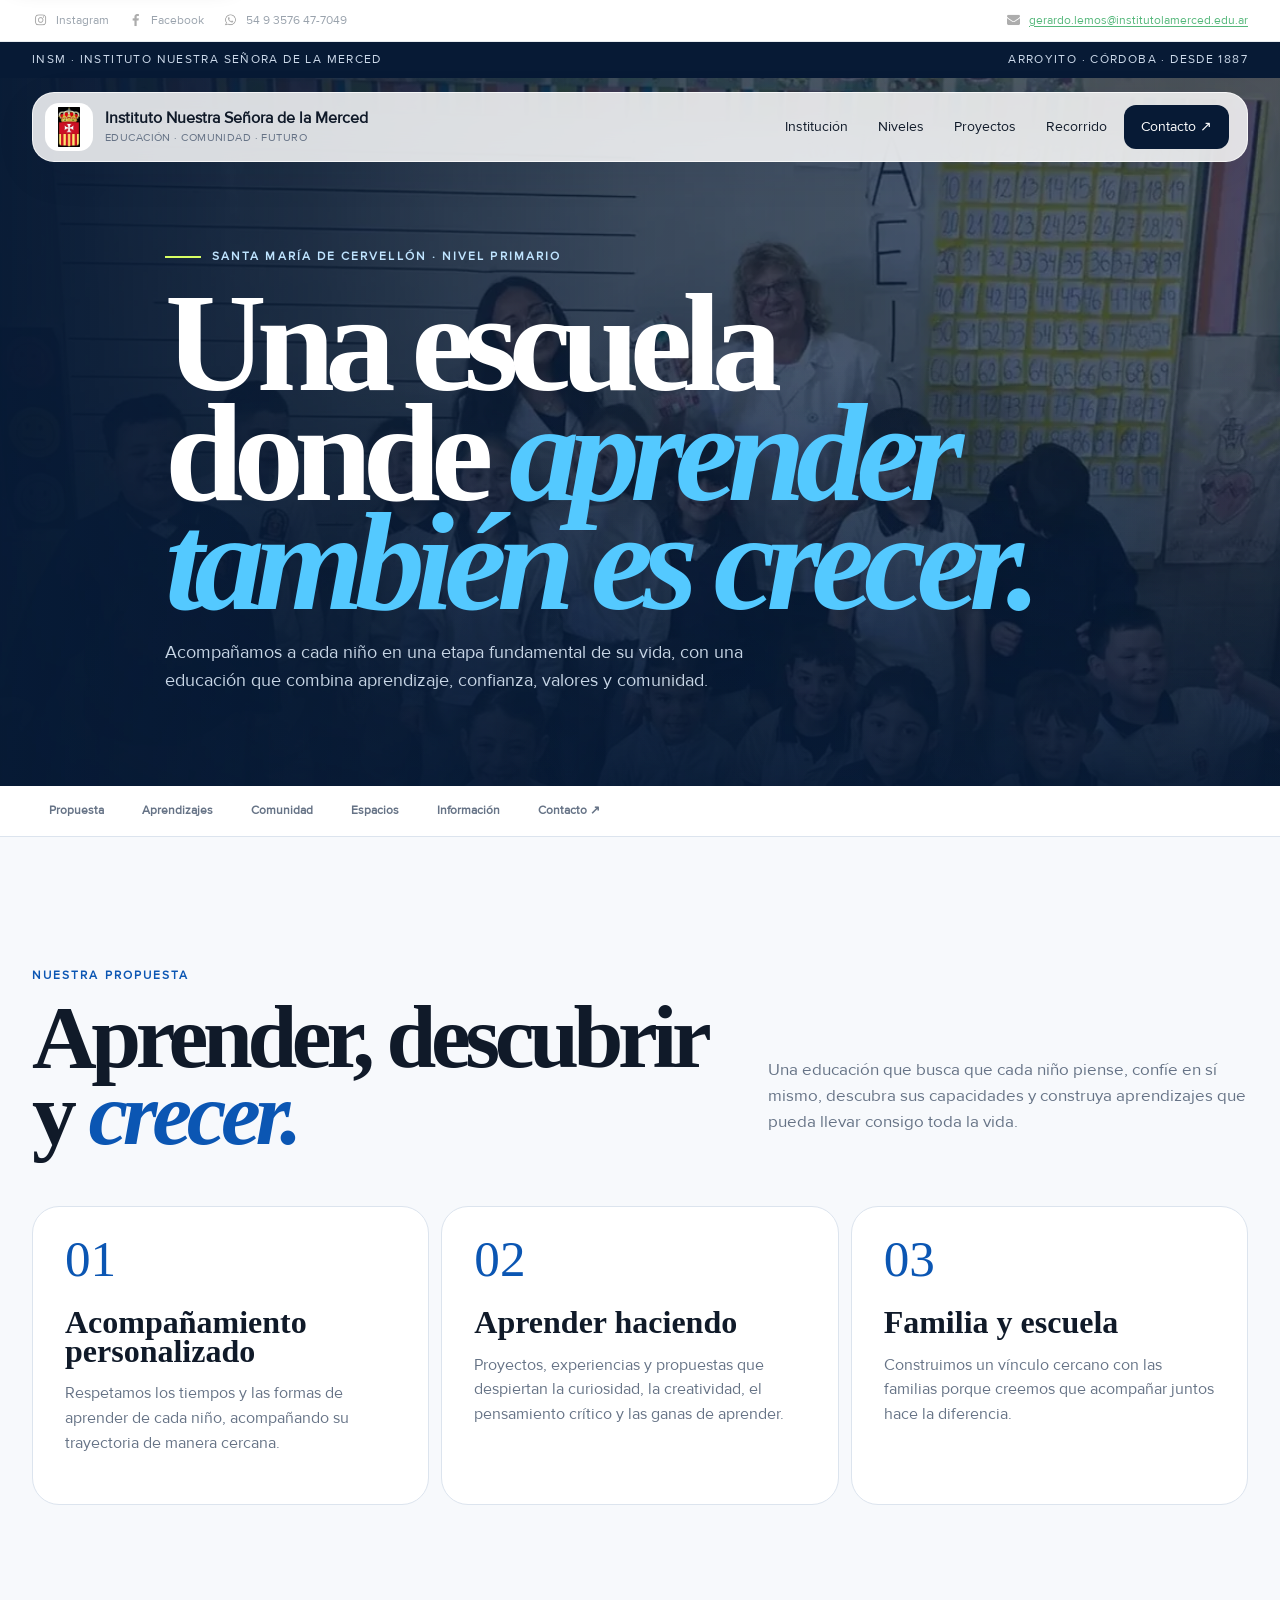
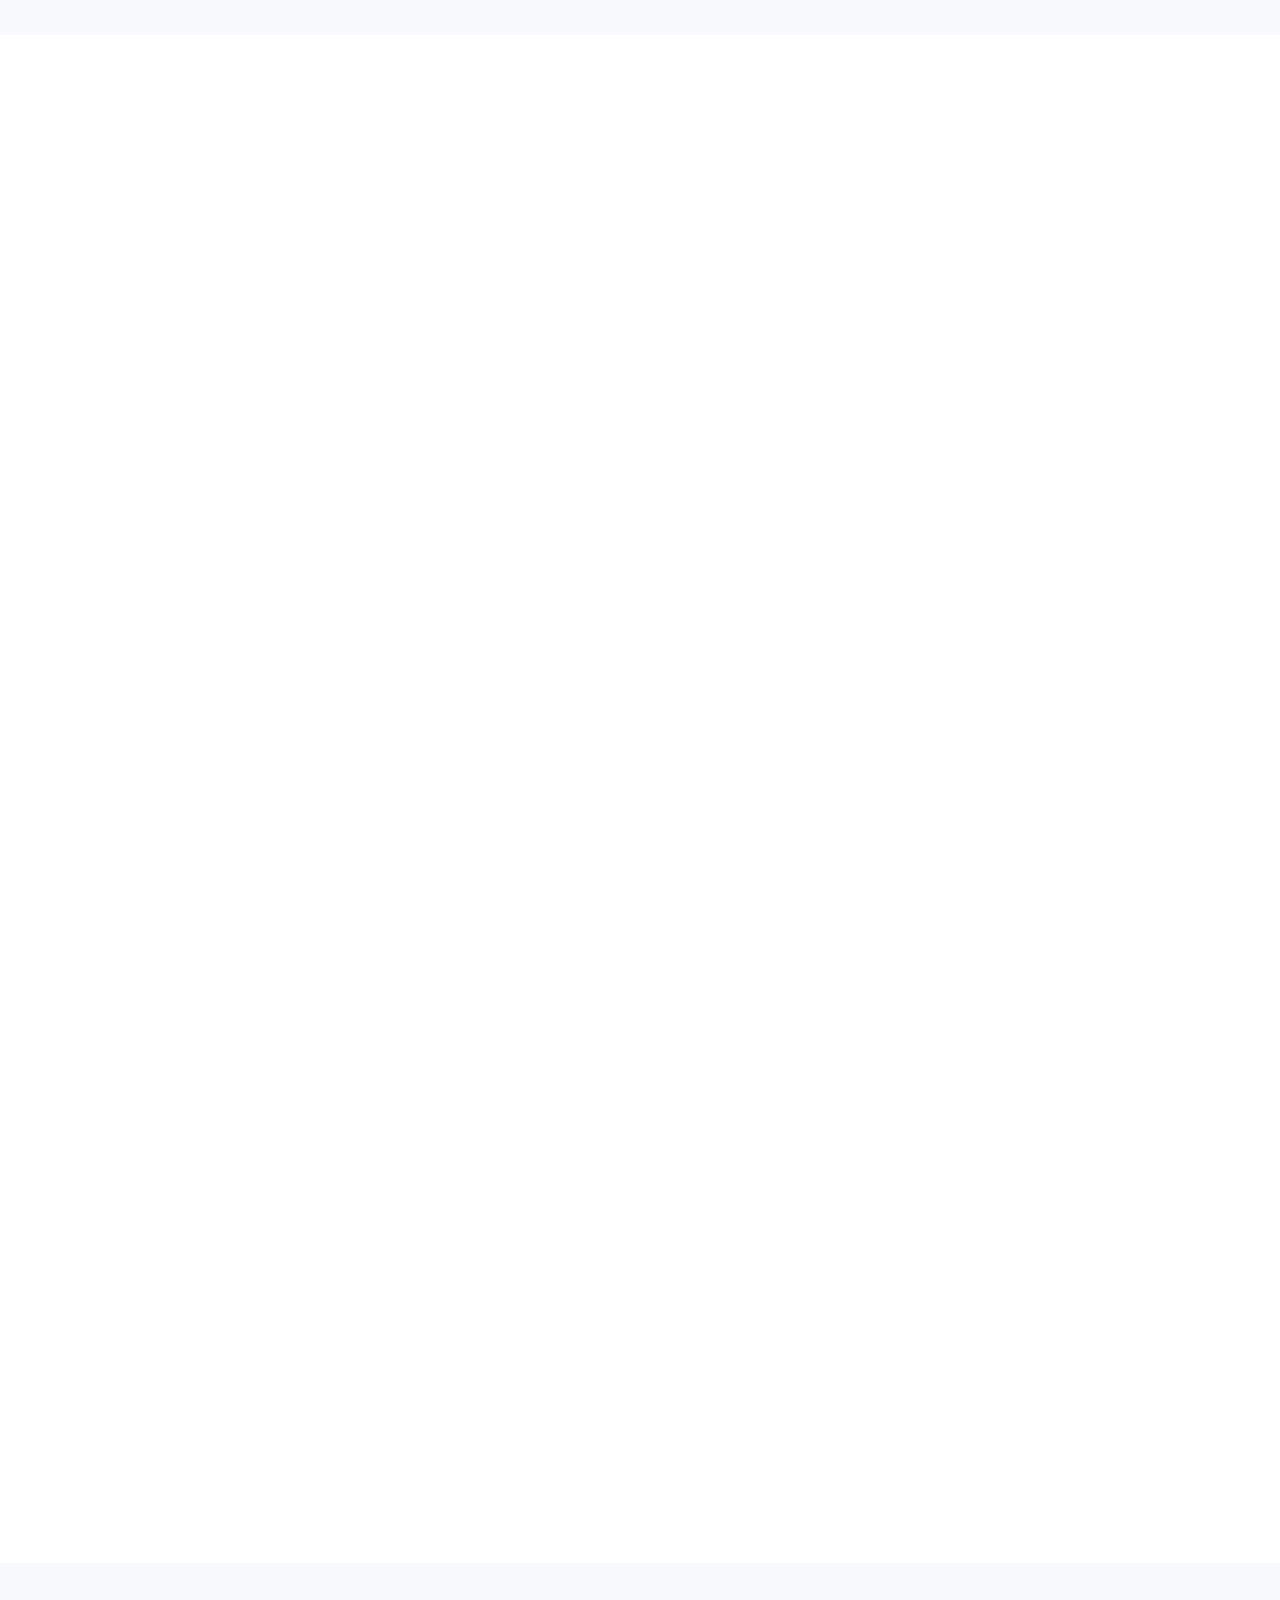
<file: NivelPrimario.html>
<!doctype html>
<html lang="es-AR">
<head>
<meta charset="utf-8"/>
<meta content="width=device-width, initial-scale=1" name="viewport"/>
<meta content="Instituto Nuestra Señora de la Merced" name="author"/>
<meta content="strict-origin-when-cross-origin" name="referrer"/>
<title>Nivel Primario · INSM</title>
<meta content="Conocé el Nivel Primario del Instituto Nuestra Señora de la Merced de Arroyito: propuesta educativa, proyectos y acompañamiento." name="description"/>
<link href="img/favicon.ico" rel="icon"/>
<link href="modern.css" rel="stylesheet"/>
<meta content="index,follow,max-image-preview:large,max-snippet:-1,max-video-preview:-1" name="robots"/><link href="https://web95.vercel.app/NivelPrimario.html" rel="canonical"/><meta content="website" property="og:type"/><meta content="Nivel Primario · INSM" property="og:title"/><meta content="Conocé el Nivel Primario del Instituto Nuestra Señora de la Merced de Arroyito: propuesta educativa, proyectos y acompañamiento." property="og:description"><meta content="https://web95.vercel.app/NivelPrimario.html" property="og:url"/><meta content="INSM · Instituto Nuestra Señora de la Merced" property="og:site_name"/><meta content="summary_large_image" name="twitter:card"/><meta content="Nivel Primario · INSM" name="twitter:title"/><meta content="Conocé el Nivel Primario del Instituto Nuestra Señora de la Merced de Arroyito: propuesta educativa, proyectos y acompañamiento." name="twitter:description"/><meta content="light" name="color-scheme"/><meta content="#071a35" name="theme-color"/>
<link href="site.webmanifest" rel="manifest"/>

<meta content="https://web95.vercel.app/img/013_0433.webp" property="og:image"/><meta content="https://web95.vercel.app/img/013_0433.webp" name="twitter:image"/><link as="image" fetchpriority="high" href="img/013_0433.webp" rel="preload"/><script type="application/ld+json">{"@context":"https://schema.org","@graph":[{"@type":"EducationalOrganization","@id":"https://web95.vercel.app/#organization","name":"Instituto Nuestra Señora de la Merced","alternateName":"INSM","url":"https://web95.vercel.app/","logo":"https://web95.vercel.app/img/logo-fast.webp","description":"Instituto Nuestra Señora de la Merced de Arroyito, Córdoba: educación mercedaria, niveles educativos, proyectos, comunidad e inscripciones.","address":{"@type":"PostalAddress","streetAddress":"9 de Julio 465","addressLocality":"Arroyito","addressRegion":"Córdoba","postalCode":"2434","addressCountry":"AR"},"sameAs":["https://www.instagram.com/mercedariasarroyito/","https://www.facebook.com/estilomercedarioarroyito","https://www.youtube.com/@INSM.DIGITAL","https://www.tiktok.com/@insm.digital"],"email":"gerardo.lemos@institutolamerced.edu.ar","telephone":"+54 3576 477049","contactPoint":{"@type":"ContactPoint","contactType":"school information","email":"gerardo.lemos@institutolamerced.edu.ar","telephone":"+54 3576 477049","areaServed":"AR","availableLanguage":"es"}},{"@type":"WebSite","@id":"https://web95.vercel.app/#website","url":"https://web95.vercel.app/","name":"INSM · Instituto Nuestra Señora de la Merced","publisher":{"@id":"https://web95.vercel.app/#organization"},"inLanguage":"es-AR"},{"@type":"BreadcrumbList","itemListElement":[{"@type":"ListItem","position":1,"name":"Inicio","item":"https://web95.vercel.app/"},{"@type":"ListItem","position":2,"name":"Nivel Primario","item":"https://web95.vercel.app/NivelPrimario.html"}]}]}</script></head>
<body><a class="skip-link" href="#contenido">Saltar al contenido principal</a>
<!-- ============================= -->
<!-- BARRA SOCIAL Y CONTACTO       -->
<!-- ============================= -->
<div class="social-contact-bar">
<div class="container social-contact-shell">
<div class="social-group">
<a aria-label="Instagram" href="https://www.instagram.com/mercedariasarroyito/" rel="noopener" target="_blank"><img alt="Instagram" decoding="async" height="64" loading="lazy" src="img/social/instagram.webp" width="64"/>
<span>Instagram</span>
</a>
<a aria-label="Facebook" href="https://www.facebook.com/estilomercedarioarroyito" rel="noopener" target="_blank"><img alt="Facebook" decoding="async" height="64" loading="lazy" src="img/social/facebook.webp" width="64"/>
<span>Facebook</span>
</a>
<a aria-label="WhatsApp" href="https://wa.me/5493576477049" rel="noopener" target="_blank"><img alt="WhatsApp" decoding="async" height="64" loading="lazy" src="img/social/whatsapp.webp" width="64"/>
<span>54 9 3576 47-7049</span>
</a>
</div>
<div class="contact-group">
<a aria-label="Correo electrónico" href="mailto:gerardo.lemos@institutolamerced.edu.ar">
<img alt="Gmail" decoding="async" height="64" loading="lazy" src="img/social/gmail.webp" width="64"/>
<span>
                        gerardo.lemos@institutolamerced.edu.ar
                    </span>
</a>
</div>
</div>
</div>
<div class="progress"></div>
<!-- ============================= -->
<!-- LÍNEA SUPERIOR                 -->
<!-- ============================= -->
<div class="topline">
<div class="container">
<span>
                INSM · Instituto Nuestra Señora de la Merced
            </span>
<span>
                Arroyito · Córdoba · Desde 1887
            </span>
</div>
</div>
<!-- ============================= -->
<!-- MENÚ PRINCIPAL                 -->
<!-- ============================= -->
<header class="site-nav">
<div class="container nav-shell">
<a class="brand" href="index.html">
<img alt="INSM" class="brand-mark" decoding="async" fetchpriority="high" height="180" loading="eager" src="img/logo-fast.webp" width="180"/>
<span class="brand-text">

                    Instituto Nuestra Señora de la Merced

                    <small>
                        EDUCACIÓN · COMUNIDAD · FUTURO
                    </small>
</span>
</a>
<nav aria-label="Navegación principal" class="nav-links">
<a href="NuestroColegio.html">
                    Institución
                </a>
<a href="index.html#niveles">
                    Niveles
                </a>
<a href="Proyectos.html">
                    Proyectos
                </a>
<a href="index.html#recorrido">
                    Recorrido
                </a>
<a class="nav-cta" href="Contacto.html">
                    Contacto ↗
                </a>
</nav>
<button aria-controls="mobileMenu" aria-expanded="false" aria-label="Abrir menú" class="menu-toggle" type="button">
                ☰
            </button>
</div>
</header>
<!-- ============================= -->
<!-- MENÚ MOBILE                    -->
<!-- ============================= -->
<div class="mobile-menu" id="mobileMenu">
<a href="NuestroColegio.html">
            Institución
        </a>
<a href="index.html#niveles">
            Niveles
        </a>
<a href="Proyectos.html">
            Proyectos
        </a>
<a href="index.html#recorrido">
            Recorrido
        </a>
<a href="Contacto.html">
            Contacto
        </a>
</div>
<main id="contenido">
<!-- ============================= -->
<!-- HERO NIVEL PRIMARIO           -->
<!-- ============================= -->
<section class="page-hero">
<div class="page-hero-bg">
<img alt="Nivel Primario" decoding="async" fetchpriority="high" height="1180" loading="eager" src="img/013_0433.webp" width="1170"/>
</div>
<div class="container page-hero-content">
<div class="eyebrow reveal">
                    SANTA MARÍA DE CERVELLÓN · NIVEL PRIMARIO
                </div>
<h1 class="reveal delay-1">

                    Una escuela donde
                    <em>
                        aprender también es crecer.
                    </em>
</h1>
<p class="reveal delay-2">

                    Acompañamos a cada niño en una etapa fundamental
                    de su vida, con una educación que combina
                    aprendizaje, confianza, valores y comunidad.

                </p>
</div>
</section>
<!-- ============================= -->
<!-- NAVEGACIÓN DE SECCIONES        -->
<!-- ============================= -->
<nav aria-label="Navegación principal" class="section-nav">
<div class="container">
<a href="#propuesta">
                    Propuesta
                </a>
<a href="#aprendizajes">
                    Aprendizajes
                </a>
<a href="#comunidad">
                    Comunidad
                </a>
<a href="#espacios">
                    Espacios
                </a>
<a href="#info">
                    Información
                </a>
<a href="Contacto.html">
                    Contacto ↗
                </a>
</div>
</nav>
<!-- ============================= -->
<!-- PROPUESTA                      -->
<!-- ============================= -->
<section class="section" id="propuesta">
<div class="container">
<div class="section-head reveal">
<div>
<div class="section-label">
                            Nuestra propuesta
                        </div>
<h2 class="display">

                            Aprender, descubrir y
                            <em>crecer.</em>
</h2>
</div>
<p class="section-intro">

                        Una educación que busca que cada niño piense,
                        confíe en sí mismo, descubra sus capacidades
                        y construya aprendizajes que pueda llevar
                        consigo toda la vida.

                    </p>
</div>
<div class="feature-cards">
<article class="feature-card reveal">
<div class="big-num">
                            01
                        </div>
<h3>
                            Acompañamiento personalizado
                        </h3>
<p>
                            Respetamos los tiempos y las formas de
                            aprender de cada niño, acompañando su
                            trayectoria de manera cercana.
                        </p>
</article>
<article class="feature-card reveal delay-1">
<div class="big-num">
                            02
                        </div>
<h3>
                            Aprender haciendo
                        </h3>
<p>
                            Proyectos, experiencias y propuestas que
                            despiertan la curiosidad, la creatividad,
                            el pensamiento crítico y las ganas de aprender.
                        </p>
</article>
<article class="feature-card reveal delay-2">
<div class="big-num">
                            03
                        </div>
<h3>
                            Familia y escuela
                        </h3>
<p>
                            Construimos un vínculo cercano con las
                            familias porque creemos que acompañar
                            juntos hace la diferencia.
                        </p>
</article>
</div>
</div>
</section>
<!-- ============================= -->
<!-- APRENDIZAJES                   -->
<!-- ============================= -->
<section class="section white" id="aprendizajes">
<div class="container content-grid">
<aside class="content-sticky">
<div class="section-label">
                        Propuesta académica
                    </div>
<h2>

                        Una formación para
                        <em>la vida.</em>
</h2>
</aside>
<div class="content-body reveal">
<p>
                        La propuesta del Nivel Primario desarrolla
                        capacidades, habilidades, actitudes y valores,
                        fortaleciendo competencias fundamentales para
                        desenvolverse en la sociedad y en la vida.
                    </p>
<p>

                        La formación incluye
                        <strong>
                            Matemática, Lengua, Ciencias, Inglés,
                            Computación, Educación Física, Artes Visuales,
                            ESI, ERE y Música
                        </strong>,

                        integrando los aprendizajes con experiencias
                        concretas y significativas.

                    </p>
<p>
                        Trabajamos junto a toda la comunidad educativa
                        desde el compromiso con una educación liberadora
                        y con el carisma mercedario.
                    </p>
<div class="pill-row">
<span class="pill">
                            Matemática
                        </span>
<span class="pill">
                            Lengua
                        </span>
<span class="pill">
                            Ciencias
                        </span>
<span class="pill">
                            Inglés
                        </span>
<span class="pill">
                            Computación
                        </span>
<span class="pill">
                            Educación Física
                        </span>
<span class="pill">
                            Artes Visuales
                        </span>
<span class="pill">
                            ESI
                        </span>
<span class="pill">
                            ERE
                        </span>
<span class="pill">
                            Música
                        </span>
</div>
</div>
</div>
</section>
<!-- ============================= -->
<!-- COMUNIDAD                      -->
<!-- ============================= -->
<section class="split-image" id="comunidad">
<div class="photo" style="background-image:url('img/primario.webp')"></div>
<div class="content">
<div class="section-label">
                    Comunidad educativa
                </div>
<h3>

                    Crecer es hacerlo
                    <em>juntos.</em>
</h3>
<p>
                    Queremos que nuestros estudiantes aprendan a pensar,
                    desarrollen confianza en sí mismos, descubran sus
                    capacidades, aprendan a convivir y valoren la solidaridad.
                </p>
<p>
                    La comunidad está integrada por directivos, docentes,
                    familias y equipos de acompañamiento, trabajando para
                    sostener cada trayectoria educativa.
                </p>
<div class="pill-row">
<span class="pill">
                        Respeto
                    </span>
<span class="pill">
                        Solidaridad
                    </span>
<span class="pill">
                        Responsabilidad
                    </span>
<span class="pill">
                        Compromiso
                    </span>
<span class="pill">
                        Servicio
                    </span>
</div>
</div>
</section>
<!-- ============================= -->
<!-- ESPACIOS                       -->
<!-- ============================= -->
<section class="section" id="espacios">
<div class="container">
<div class="section-head">
<div>
<div class="section-label">
                            Nuestro equipo y nuestros espacios
                        </div>
<h2 class="display">

                            Un lugar para
                            <em>aprender.</em>
</h2>
</div>
</div>
<div class="feature-cards">
<article class="feature-card">
<div class="big-num">
                            01
                        </div>
<h3>
                            Equipo docente
                        </h3>
<p>
                            Directora Roxana Calleri y Vicedirectora
                            Claudia Bertinotti. El equipo incluye
                            docentes de los seis grados, Educación Física,
                            Inglés, Música, Informática y Artes Visuales,
                            junto al personal de apoyo.
                        </p>
</article>
<article class="feature-card">
<div class="big-num">
                            02
                        </div>
<h3>
                            Acompañamiento escolar
                        </h3>
<p>
                            El Servicio de Orientación Escolar está
                            conformado por psicóloga, psicopedagoga
                            y maestra de educación especial.
                        </p>
</article>
<article class="feature-card">
<div class="big-num">
                            03
                        </div>
<h3>
                            Espacios
                        </h3>
<p>
                            12 divisiones: seis grados con dos divisiones
                            cada uno (A por la mañana y B por la tarde),
                            aulas con pizarrón, proyector y Smart TV,
                            dos salas de computación, biblioteca,
                            sala de Artes Visuales, SUM y patio.
                        </p>
</article>
</div>
</div>
</section>
<!-- ============================= -->
<!-- INFORMACIÓN                    -->
<!-- ============================= -->
<section class="section white" id="info">
<div class="container">
<div class="section-head">
<div>
<div class="section-label">
                            Información del Nivel Primario
                        </div>
<h2 class="display">

                            Todo lo que
                            <em>necesitás saber.</em>
</h2>
</div>
</div>
<div class="content-grid">
<!-- COLUMNA 1 -->
<div class="content-body">
<h3>
                            Horarios
                        </h3>
<p>
<strong>Turno mañana:</strong>
                            7:45 a 12:00 hs.

                            <br/>
<strong>Turno tarde:</strong>
                            13:30 a 17:45 hs.

                        </p>
<h3>
                            Institución
                        </h3>
<p>
                            Contamos con aulas equipadas, dos salas
                            de computación, sala de Artes Visuales,
                            biblioteca, patio, SUM, sala de docentes,
                            baños, dirección, administración, kiosco
                            saludable y espacio de fotocopiadora/venta.
                        </p>
</div>
<!-- COLUMNA 2 -->
<div class="content-body">
<h3>
                            Uniforme
                        </h3>
<p>
                            Uniforme institucional para niñas y niños,
                            equipo de Educación Física y bolsa de higiene.
                        </p>
<h3>
                            Dirección
                        </h3>
<p>
<strong>
                                Roxana Calleri
                            </strong>
                            · Directora

                            <br/>
<strong>
                                Claudia Bertinotti
                            </strong>
                            · Vicedirectora

                        </p>
<h3>
                            Contacto
                        </h3>
<p>
<strong>Tel.:</strong>
                            421440 · 3576 15514247

                            <br/>
<strong>Correo:</strong>
                            primario@colegiocervellon.edu.ar

                            <br/>
<strong>Dirección:</strong>
                            9 de Julio 465

                        </p>
</div>
</div>
</div>
</section>
<!-- ============================= -->
<!-- CTA                            -->
<!-- ============================= -->
<section class="cta">
<div class="container cta-grid">
<div>
<div class="section-label">
                        Nivel Primario
                    </div>
<h2>

                        Te invitamos a
                        <em>conocernos.</em>
</h2>
</div>
<div>
<p>
                        Visitá nuestra escuela y conocé nuestros espacios,
                        propuestas y experiencias.
                    </p>
<a class="btn" href="Contacto.html">
                        Contacto ↗
                    </a>
</div>
</div>
</section>
</main>
<!-- ============================= -->
<!-- FOOTER                         -->
<!-- ============================= -->
<footer class="footer">
<div class="container footer-grid">
<div>
<div class="footer-brand">
                    INSM
                </div>
<p>
                    Instituto Nuestra Señora de la Merced.<br/>
                    9 de Julio 465 · Arroyito, Córdoba.
                </p>
</div>
<div>
<h3>
                    Niveles
                </h3>
<a href="NivelInicial.html">
                    Inicial
                </a>
<a href="NivelPrimario.html">
                    Primario
                </a>
<a href="NivelSecundario.html">
                    Secundario
                </a>
<a href="NivelTerciario.html">
                    Superior
                </a>
</div>
<div>
<h3>
                    Explorar
                </h3>
<a href="NuestroColegio.html">
                    Nuestra institución
                </a>
<a href="Proyectos.html">
                    Proyectos
                </a>
<a href="Contacto.html">
                    Contacto
                </a>
</div>
<div>
<h3>
                    Comunidad
                </h3>
<a href="https://www.instagram.com/mercedariasarroyito/" rel="noopener" target="_blank">
                    Instagram ↗
                </a>
<a href="https://www.youtube.com/@INSM.DIGITAL" rel="noopener" target="_blank">
                    YouTube ↗
                </a>
<a href="https://www.tiktok.com/@insm.digital" rel="noopener" target="_blank">
                    TikTok ↗
                </a>
</div>
</div>
<div class="container footer-bottom">
<span>
                © INSM · Instituto Nuestra Señora de la Merced
            </span>
<span>
                Educación · Comunidad · Futuro
            </span>
</div>
</footer>
<script src="site.js" defer></script>
</body>
</html>
</file>
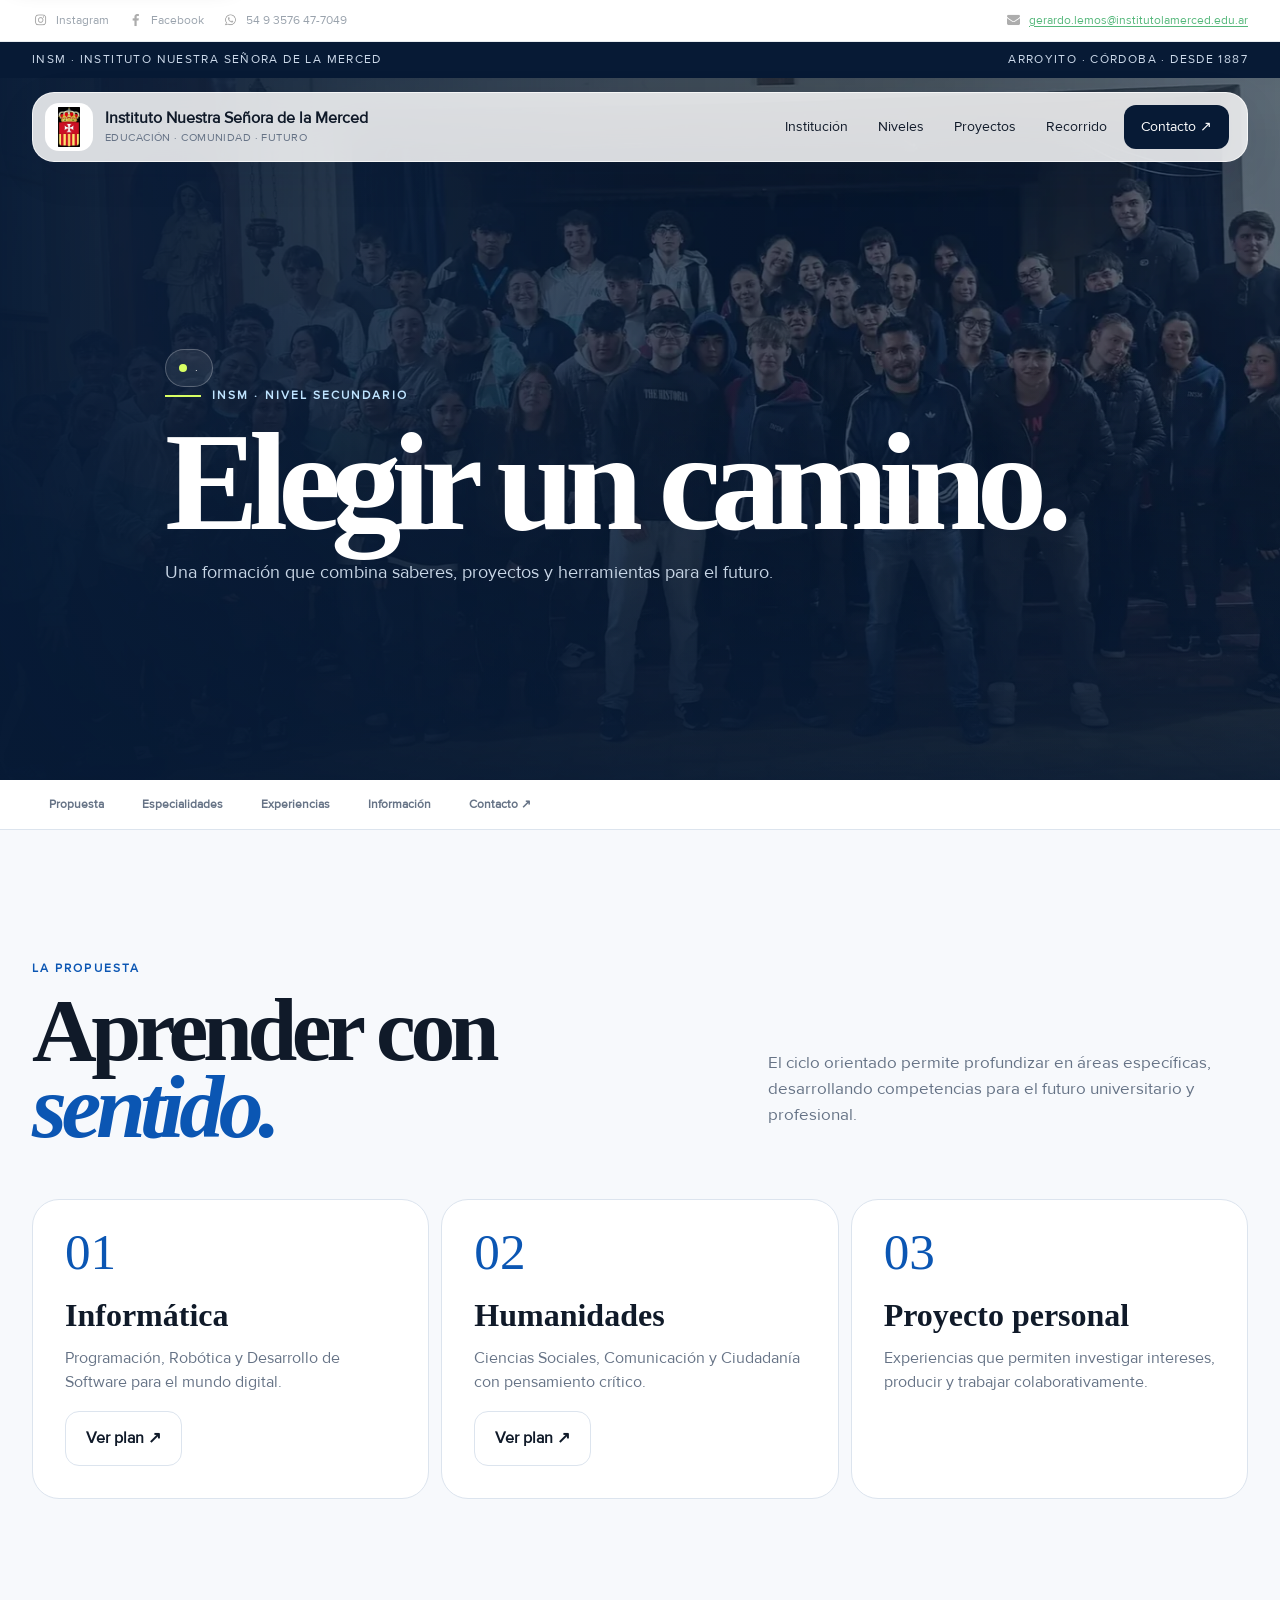
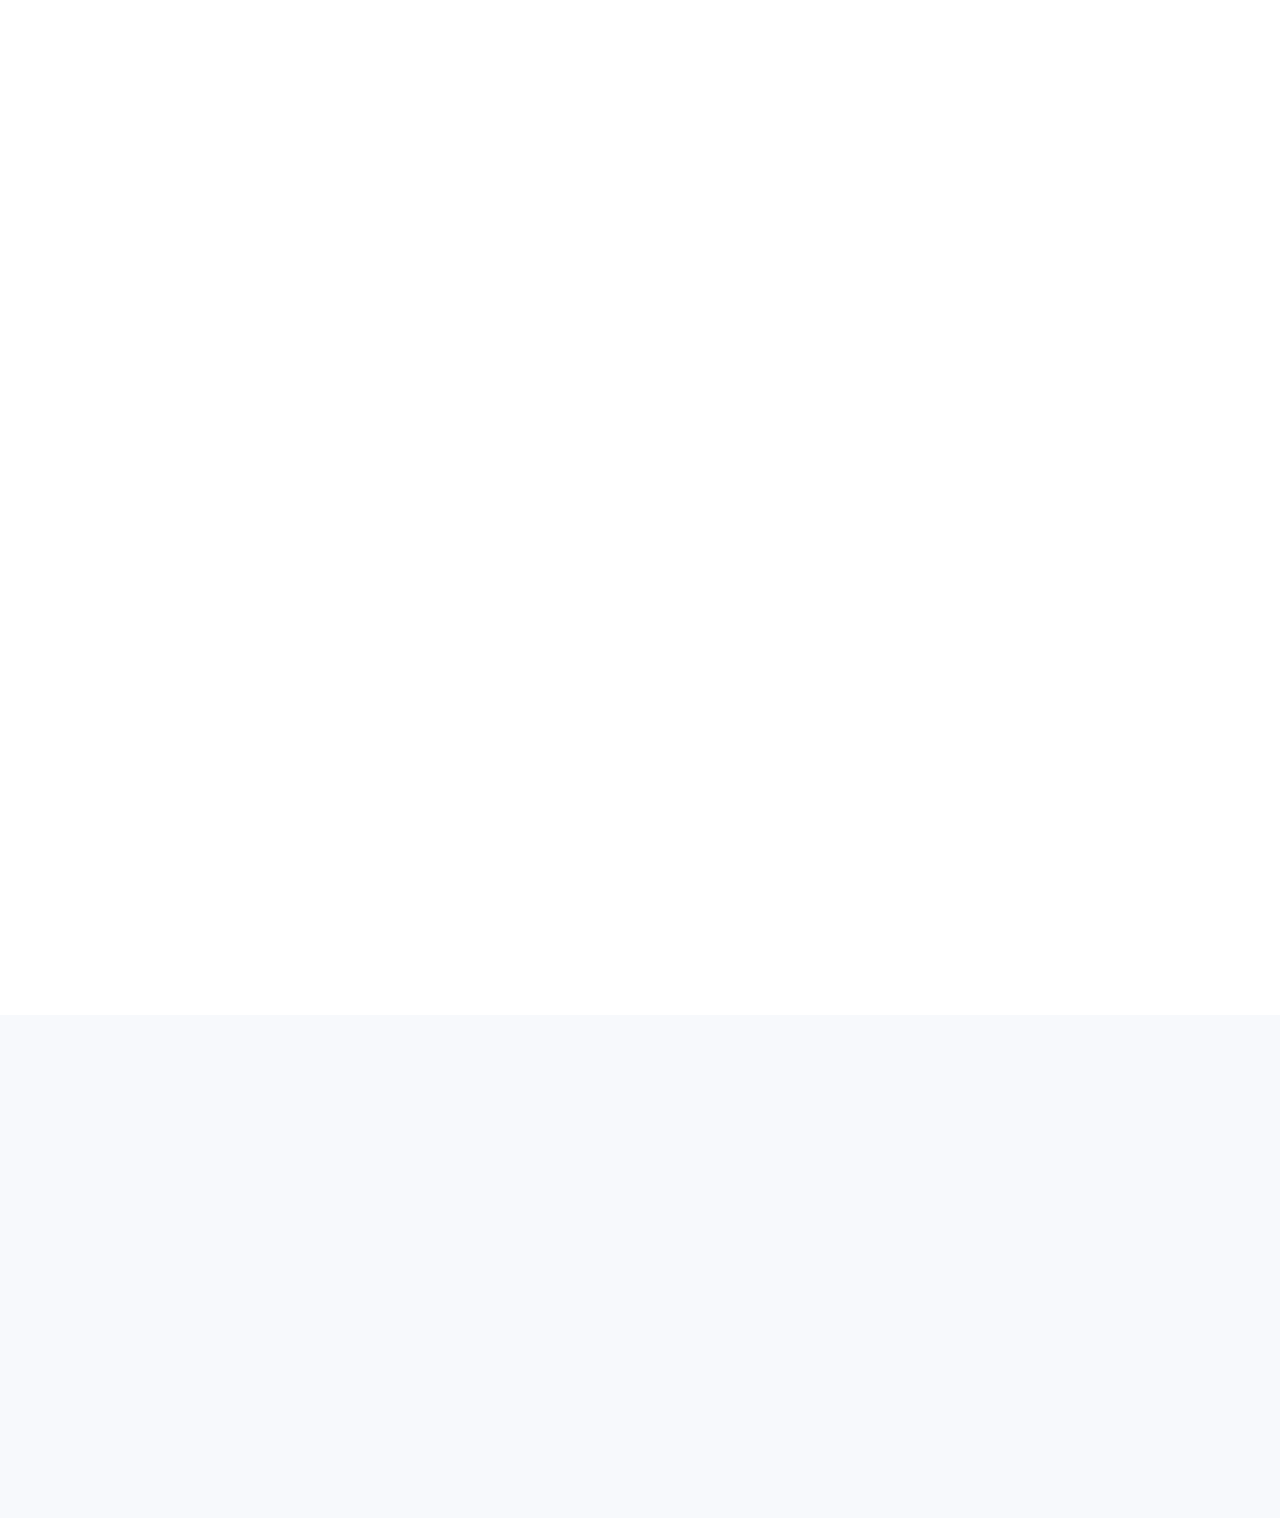
<file: NivelSecundario.html>
<!doctype html>
<html lang="es-AR">
<head>
<meta charset="utf-8"/>
<meta content="width=device-width, initial-scale=1" name="viewport"/>
<meta content="Instituto Nuestra Señora de la Merced" name="author"/>
<meta content="strict-origin-when-cross-origin" name="referrer"/>
<title>Nivel Secundario · INSM</title>
<meta content="Conocé el Nivel Secundario del Instituto Nuestra Señora de la Merced: orientaciones, proyectos, especialidades y comunidad educativa." name="description"/>
<link href="img/favicon.ico" rel="icon"/>
<link href="modern.css" rel="stylesheet"/>
<meta content="index,follow,max-image-preview:large,max-snippet:-1,max-video-preview:-1" name="robots"/><link href="https://web95.vercel.app/NivelSecundario.html" rel="canonical"/><meta content="website" property="og:type"/><meta content="Nivel Secundario · INSM" property="og:title"><meta content="Conocé el Nivel Secundario del Instituto Nuestra Señora de la Merced: orientaciones, proyectos, especialidades y comunidad educativa." property="og:description"/><meta content="https://web95.vercel.app/NivelSecundario.html" property="og:url"/><meta content="INSM · Instituto Nuestra Señora de la Merced" property="og:site_name"/><meta content="summary_large_image" name="twitter:card"/><meta content="Nivel Secundario · INSM" name="twitter:title"/><meta content="Conocé el Nivel Secundario del Instituto Nuestra Señora de la Merced: orientaciones, proyectos, especialidades y comunidad educativa." name="twitter:description"/><meta content="light" name="color-scheme"/><meta content="#071a35" name="theme-color"/>
<link href="site.webmanifest" rel="manifest"/>

<meta content="https://web95.vercel.app/img/secundario1.webp" property="og:image"/><meta content="https://web95.vercel.app/img/secundario1.webp" name="twitter:image"/><link as="image" fetchpriority="high" href="img/secundario1.webp" rel="preload"/><script type="application/ld+json">{"@context":"https://schema.org","@graph":[{"@type":"EducationalOrganization","@id":"https://web95.vercel.app/#organization","name":"Instituto Nuestra Señora de la Merced","alternateName":"INSM","url":"https://web95.vercel.app/","logo":"https://web95.vercel.app/img/logo-fast.webp","description":"Instituto Nuestra Señora de la Merced de Arroyito, Córdoba: educación mercedaria, niveles educativos, proyectos, comunidad e inscripciones.","address":{"@type":"PostalAddress","streetAddress":"9 de Julio 465","addressLocality":"Arroyito","addressRegion":"Córdoba","postalCode":"2434","addressCountry":"AR"},"sameAs":["https://www.instagram.com/mercedariasarroyito/","https://www.facebook.com/estilomercedarioarroyito","https://www.youtube.com/@INSM.DIGITAL","https://www.tiktok.com/@insm.digital"]},{"@type":"WebSite","@id":"https://web95.vercel.app/#website","url":"https://web95.vercel.app/","name":"INSM · Instituto Nuestra Señora de la Merced","publisher":{"@id":"https://web95.vercel.app/#organization"},"inLanguage":"es-AR"},{"@type":"BreadcrumbList","itemListElement":[{"@type":"ListItem","position":1,"name":"Inicio","item":"https://web95.vercel.app/"},{"@type":"ListItem","position":2,"name":"Nivel Secundario","item":"https://web95.vercel.app/NivelSecundario.html"}]}]}</script></head>
<body><a class="skip-link" href="#contenido">Saltar al contenido principal</a>
<!-- BARRA SOCIAL Y DE CONTACTO -->
<div class="social-contact-bar">
<div class="container social-contact-shell">
<div class="social-group">
<a aria-label="Instagram" href="https://www.instagram.com/mercedariasarroyito/" rel="noopener" target="_blank"><img alt="Instagram" decoding="async" height="64" loading="lazy" src="img/social/instagram.webp" width="64"/>
<span>Instagram</span>
</a>
<a aria-label="Facebook" href="https://www.facebook.com/estilomercedarioarroyito" rel="noopener" target="_blank"><img alt="Facebook" decoding="async" height="64" loading="lazy" src="img/social/facebook.webp" width="64"/>
<span>Facebook</span>
</a>
<a aria-label="WhatsApp" href="https://wa.me/5493576477049" rel="noopener" target="_blank"><img alt="WhatsApp" decoding="async" height="64" loading="lazy" src="img/social/whatsapp.webp" width="64"/>
<span>54 9 3576 47-7049</span>
</a>
</div>
<div class="contact-group">
<a aria-label="Correo electrónico" href="mailto:gerardo.lemos@institutolamerced.edu.ar">
<img alt="Gmail" decoding="async" height="64" loading="lazy" src="img/social/gmail.webp" width="64"/>
<span>gerardo.lemos@institutolamerced.edu.ar</span>
</a>
</div>
</div>
</div>
<div class="progress"></div>

<!-- LÍNEA SUPERIOR -->
<div class="topline">
<div class="container">
<span>INSM · Instituto Nuestra Señora de la Merced</span>
<span>Arroyito · Córdoba · Desde 1887</span>
</div>
</div>
<!-- NAVEGACIÓN -->
<header class="site-nav">
<div class="container nav-shell">
<a class="brand" href="index.html">
<img alt="INSM" class="brand-mark" decoding="async" fetchpriority="high" height="180" loading="eager" src="img/logo-fast.webp" width="180"/>
<span class="brand-text">
                    Instituto Nuestra Señora de la Merced
                    <small>EDUCACIÓN · COMUNIDAD · FUTURO</small>
</span>
</a>
<nav aria-label="Navegación principal" class="nav-links">
<a href="NuestroColegio.html">Institución</a>
<a href="index.html#niveles">Niveles</a>
<a href="Proyectos.html">Proyectos</a>
<a href="index.html#recorrido">Recorrido</a>
<a class="nav-cta" href="Contacto.html">
                    Contacto ↗
                </a>
</nav>
<button aria-controls="mobileMenu" aria-expanded="false" aria-label="Abrir menú" class="menu-toggle" type="button">
                ☰
            </button>
</div>
</header>
<!-- MENÚ MOBILE -->
<div class="mobile-menu" id="mobileMenu">
<a href="NuestroColegio.html">Institución</a>
<a href="index.html#niveles">Niveles</a>
<a href="Proyectos.html">Proyectos</a>
<a href="index.html#recorrido">Recorrido</a>
<a href="Contacto.html">Contacto</a>
</div>
<main id="contenido">
<!-- HERO -->
<section class="page-hero">
<div class="page-hero-bg">
<img alt="Nivel Secundario" decoding="async" fetchpriority="high" height="843" loading="eager" src="img/secundario2.webp" width="1500"/>
</div>
<div class="container page-hero-content">
<div class="hero-badge">
                    .
                </div>
<div class="eyebrow reveal">
                    INSM · Nivel Secundario
                </div>
<h1 class="reveal delay-1">
                    Elegir un camino.
                </h1>
<p class="reveal delay-2">
                    Una formación que combina saberes,
                    proyectos y herramientas para el futuro.
                </p>
</div>
</section>
<!-- NAVEGACIÓN DE SECCIONES -->
<nav aria-label="Navegación principal" class="section-nav">
<div class="container">
<a href="#propuesta">Propuesta</a>
<a href="#especialidades">Especialidades</a>
<a href="#experiencias">Experiencias</a>
<a href="#info">Información</a>
<a href="Contacto.html">Contacto ↗</a>
</div>
</nav>
<!-- PROPUESTA -->
<section class="section" id="propuesta">
<div class="container">
<div class="section-head reveal">
<div>
<div class="section-label">
                            La propuesta
                        </div>
<h2 class="display">
                            Aprender con <em>sentido.</em>
</h2>
</div>
<p class="section-intro">
                        El ciclo orientado permite profundizar en áreas
                        específicas, desarrollando competencias para el
                        futuro universitario y profesional.
                    </p>
</div>
<div class="feature-cards">
<article class="feature-card reveal">
<div class="big-num">01</div>
<h3>Informática</h3>
<p>
                            Programación, Robótica y Desarrollo de
                            Software para el mundo digital.
                        </p>
<a class="btn" href="#informatica">
                            Ver plan ↗
                        </a>
</article>
<article class="feature-card reveal delay-1">
<div class="big-num">02</div>
<h3>Humanidades</h3>
<p>
                            Ciencias Sociales, Comunicación y
                            Ciudadanía con pensamiento crítico.
                        </p>
<a class="btn" href="#humanidades">
                            Ver plan ↗
                        </a>
</article>
<article class="feature-card reveal delay-2">
<div class="big-num">03</div>
<h3>Proyecto personal</h3>
<p>
                            Experiencias que permiten investigar
                            intereses, producir y trabajar
                            colaborativamente.
                        </p>
</article>
</div>
</div>
</section>
<!-- ESPECIALIDADES -->
<section class="section white" id="especialidades">
<div class="container">
<div class="section-head">
<div>
<div class="section-label">
                            Nuestras especialidades
                        </div>
<h2 class="display">
                            Elegí tu <em>recorrido.</em>
</h2>
</div>
<p class="section-intro">
                        Dos orientaciones para profundizar intereses,
                        desarrollar nuevas herramientas y prepararte
                        para tus próximos desafíos.
                    </p>
</div>
<!-- INTRODUCCIÓN -->
<div class="level-intro">
<div class="level-intro-card">
<div class="section-label">
                            Tu elección
                        </div>
<h3>
                            Informática o Humanidades.
                        </h3>
<p>
                            Conocé las materias de cada año, distinguí
                            los espacios propios de cada orientación y
                            descargá el plan de estudios completo.
                        </p>
</div>
<div class="level-stat-card">
<strong>2</strong>
<span>
                            especialidades para elegir
                        </span>
</div>
</div>
<!-- INFORMÁTICA -->
<div class="specialty-card" id="informatica">
<div class="specialty-top">
<div>
<div class="section-label">
                                Especialidad 01 · Tecnología
                            </div>
<h3>
                                Informática.
                            </h3>
<p>
                                Programación, robótica, desarrollo de
                                software, sistemas digitales y
                                comunicación audiovisual.
                            </p>
</div>
<a class="btn" download="" href="info/Plan-Informatica.pdf">
                            Descargar plan PDF ↓
                        </a>
</div>
<div class="year-grid">
<!-- 4º INFORMÁTICA -->
<article class="year-card">
<div class="year">4º</div>
<div class="subject-list">
<span class="subject">Matemática</span>
<span class="subject">Lengua y Literatura</span>
<span class="subject">Biología</span>
<span class="subject">Geografía</span>
<span class="subject">Historia</span>
<span class="subject">Inglés</span>
<span class="subject">Artes Visuales</span>
<span class="subject">Educación Física</span>
<span class="subject">
                                    Formación para la Vida y el Trabajo
                                </span>
<span class="subject major">
                                    Sistemas Digitales de Información
                                </span>
<span class="subject major">
                                    Técnicas y Lenguajes de Programación
                                </span>
<span class="subject">
                                    Educación Religiosa Escolar
                                </span>
</div>
</article>
<!-- 5º INFORMÁTICA -->
<article class="year-card">
<div class="year">5º</div>
<div class="subject-list">
<span class="subject">Matemática</span>
<span class="subject">Lengua y Literatura</span>
<span class="subject">Física</span>
<span class="subject">Geografía</span>
<span class="subject">Historia</span>
<span class="subject">Inglés</span>
<span class="subject">Música</span>
<span class="subject">Psicología</span>
<span class="subject">Educación Física</span>
<span class="subject major">
                                    Sistemas Digitales de Información
                                </span>
<span class="subject major">
                                    Comunicación Audiovisual
                                </span>
<span class="subject major">
                                    Desarrollo de Soluciones Informáticas
                                </span>
<span class="subject major">
                                    Robótica y Sistemas de Control Computarizados
                                </span>
<span class="subject">
                                    Educación Religiosa Escolar
                                </span>
</div>
</article>
<!-- 6º INFORMÁTICA -->
<article class="year-card">
<div class="year">6º</div>
<div class="subject-list">
<span class="subject">Matemática</span>
<span class="subject">Lengua y Literatura</span>
<span class="subject">Química</span>
<span class="subject">Geografía</span>
<span class="subject">Historia</span>
<span class="subject">Inglés</span>
<span class="subject">Teatro</span>
<span class="subject">Ciudadanía y Política</span>
<span class="subject">Filosofía</span>
<span class="subject">Educación Física</span>
<span class="subject major">
                                    Desarrollo de Soluciones Informáticas
                                </span>
<span class="subject major">
                                    Aplicaciones Informáticas
                                </span>
<span class="subject major">
                                    Informática Aplicada
                                </span>
<span class="subject">
                                    Educación Religiosa Escolar
                                </span>
</div>
</article>
</div>
<div class="specialty-footer">
<strong>Espacios específicos:</strong>

                        Sistemas Digitales de Información ·
                        Técnicas y Lenguajes de Programación ·
                        Desarrollo de Soluciones Informáticas ·
                        Robótica y Sistemas de Control Computarizados ·
                        Informática Aplicada ·
                        Aplicaciones Informáticas ·
                        Comunicación Audiovisual.

                    </div>
</div>
<!-- HUMANIDADES -->
<div class="specialty-card" id="humanidades">
<div class="specialty-top">
<div>
<div class="section-label">
                                Especialidad 02 · Ciencias Sociales
                            </div>
<h3>
                                Humanidades.
                            </h3>
<p>
                                Ciencias sociales, comunicación,
                                ciudadanía y pensamiento crítico para
                                comprender la realidad y participar
                                en ella.
                            </p>
</div>
<a class="btn" download="" href="info/Plan de Estudios - Ciencias Sociales y Humanidades.pdf">
                            Descargar plan PDF ↓
                        </a>
</div>
<div class="year-grid">
<!-- 4º HUMANIDADES -->
<article class="year-card">
<div class="year">4º</div>
<div class="subject-list">
<span class="subject">Matemática</span>
<span class="subject">Lengua y Literatura</span>
<span class="subject">Biología</span>
<span class="subject">Geografía</span>
<span class="subject">Historia</span>
<span class="subject">Inglés</span>
<span class="subject">Artes Visuales</span>
<span class="subject">Educación Física</span>
<span class="subject">
                                    Formación para la Vida y el Trabajo
                                </span>
<span class="subject major">
                                    Antropología Social y Cultural
                                </span>
<span class="subject major">
                                    Tecnologías de la Información y la Comunicación
                                </span>
<span class="subject major">
                                    Sociedad, Cultura y Comunicación
                                </span>
</div>
</article>
<!-- 5º HUMANIDADES -->
<article class="year-card">
<div class="year">5º</div>
<div class="subject-list">
<span class="subject">Matemática</span>
<span class="subject">Lengua y Literatura</span>
<span class="subject">Física</span>
<span class="subject">Geografía</span>
<span class="subject">Historia</span>
<span class="subject">Inglés</span>
<span class="subject">Música</span>
<span class="subject">Psicología</span>
<span class="subject">Educación Física</span>
<span class="subject">
                                    Formación para la Vida y el Trabajo
                                </span>
<span class="subject major">
                                    Sociología
                                </span>
<span class="subject major">
                                    Metodología
                                </span>
<span class="subject">
                                    Educación Religiosa Escolar
                                </span>
</div>
</article>
<!-- 6º HUMANIDADES -->
<article class="year-card">
<div class="year">6º</div>
<div class="subject-list">
<span class="subject">Matemática</span>
<span class="subject">Lengua y Literatura</span>
<span class="subject">Química</span>
<span class="subject">Geografía</span>
<span class="subject">Historia</span>
<span class="subject">Inglés</span>
<span class="subject">Teatro</span>
<span class="subject">Ciudadanía y Política</span>
<span class="subject">Filosofía</span>
<span class="subject">Educación Física</span>
<span class="subject">
                                    Formación para la Vida y el Trabajo
                                </span>
<span class="subject major">
                                    Economía Política
                                </span>
<span class="subject major">
                                    Sociedad, Cultura y Comunicación
                                </span>
<span class="subject">
                                    Educación Religiosa Escolar
                                </span>
</div>
</article>
</div>
<div class="specialty-footer">
<strong>Espacios específicos:</strong>

                        Antropología Social y Cultural ·
                        Sociología ·
                        Economía Política ·
                        Tecnologías de la Información y la Comunicación ·
                        Sociedad, Cultura y Comunicación ·
                        Metodología.

                    </div>
</div>
</div>
</section>
<!-- EXPERIENCIAS -->
<section class="section" id="experiencias">
<div class="container content-grid">
<aside class="content-sticky">
<div class="section-label">
                        Experiencia INSM
                    </div>
<h2>
                        Más allá del <em>aula.</em>
</h2>
</aside>
<div class="content-body reveal">
<h3>
                        Una formación para pensar, crear y decidir.
                    </h3>
<p>
                        El Nivel Secundario acompaña una etapa de mayor
                        autonomía y profundización. La propuesta integra
                        formación general con orientaciones que permiten
                        construir recorridos diferentes.
                    </p>
<h3>
                        Áreas curriculares
                    </h3>
<p>
                        Lengua y Literatura · Matemática · Ciencias
                        Naturales · Ciencias Sociales · Inglés ·
                        Educación Física · Artes Visuales · Música ·
                        Tecnologías · Religión y ESI.
                    </p>
<h3>
                        Inglés por niveles
                    </h3>
<p>
                        Los alumnos son agrupados según su conocimiento
                        y manejo real de la lengua, permitiendo un avance
                        más efectivo y personalizado.
                    </p>
</div>
</div>
</section>
<!-- VIDA INSTITUCIONAL -->
<section class="split-image">
<div class="photo" style="background-image:url('img/6ayb2026.webp')"></div>
<div class="content">
<div class="section-label">
                    Vida institucional
                </div>
<h3>
                    Una comunidad que <em>acompaña.</em>
</h3>
<p>
                    La experiencia educativa también se construye en
                    actividades, encuentros, proyectos y momentos
                    compartidos.
                </p>
<div class="pill-row">
<span class="pill">Comunidad</span>
<span class="pill">Proyectos</span>
<span class="pill">Arte</span>
<span class="pill">Deporte</span>
<span class="pill">Convivencia</span>
</div>
</div>
</section>
<!-- INFORMACIÓN -->
<section class="section white" id="info">
<div class="container">
<div class="section-head">
<div>
<div class="section-label">
                            Información
                        </div>
<h2 class="display">
                            Todo lo que necesitás <em>saber.</em>
</h2>
</div>
</div>
<div class="content-body">
<h3>
                        Bienvenida del director
                    </h3>
<p>
                        El Nivel Secundario es un tiempo emocionante y
                        enriquecedor. Acompañamos a los alumnos para
                        convertirse en jóvenes innovadores, dinámicos,
                        flexibles y resilientes, equipados para los
                        desafíos del siglo XXI.
                    </p>
<p>
<strong>Gerardo Lemos</strong>
</p>
<h3>
                        Uniforme escolar
                    </h3>
<p>
<strong>Mujeres:</strong>
                        pollera gris largo a la rodilla, remera de piqué
                        con escudo bordado, pullover escote en V azul
                        bordado, abrigo azul, zapatos negros o zapatillas
                        lisas y cabello recogido con cinta azul.
                    </p>
<p>
<strong>Varones:</strong>
                        pantalón gris de vestir, remera de piqué con
                        escudo bordado, pullover escote en V azul
                        bordado, abrigo azul, medias azules y zapatos
                        negros.
                    </p>
<p>
<strong>Gimnasia:</strong>
                        joggin gris, remera oficial, buzo gris con
                        escudo, zapatillas deportivas y bolsa de higiene
                        completa.
                    </p>
<h3>
                        Requerimientos de inscripción
                    </h3>
<p>
                        Fotocopia del DNI del alumno y padres/tutores ·
                        Partida de nacimiento actualizada · Certificado
                        de estudios del nivel anterior o constancia de
                        alumno regular · Ficha de salud completada y
                        firmada por un médico · Informe de libre deuda
                        si proviene de gestión privada.
                    </p>
<h3>
                        Documentación institucional
                    </h3>
<p>
                        Podés consultar el Acuerdo Escolar de Convivencia,
                        la reglamentación escolar y los acuerdos sobre
                        evaluación y uso del celular.
                    </p>
<div class="pill-row">
<a class="pill" download="" href="info/A. E. C. 2025.pdf">
                            AEC 2025 ↓
                        </a>
<a class="pill" download="" href="info/Normas Uso Del Celular.pdf">
                            Uso del celular ↓
                        </a>
<a class="pill" download="" href="info/Acuerdos-Evaluacion-2025.pdf">
                            Evaluación formativa ↓
                        </a>
</div>
</div>
</div>
</section>
<!-- CONTACTO -->
<section class="cta">
<div class="container cta-grid">
<div>
<div class="section-label">
                        ¿Querés consultar?
                    </div>
<h2>
                        Hablemos.
                    </h2>
</div>
<div>
<p>
                        Para consultas, inscripción o información
                        institucional, podés comunicarte con el INSM.
                    </p>
<a class="btn" href="Contacto.html">
                        Contacto ↗
                    </a>
</div>
</div>
</section>
</main>
<!-- FOOTER -->
<footer class="footer">
<div class="container footer-grid">
<div>
<div class="footer-brand">
                    INSM
                </div>
<p>
                    Instituto Nuestra Señora de la Merced.<br/>
                    9 de Julio 465 · Arroyito, Córdoba.
                </p>
</div>
<div>
<h3>Niveles</h3>
<a href="NivelInicial.html">Inicial</a>
<a href="NivelPrimario.html">Primario</a>
<a href="NivelSecundario.html">Secundario</a>
<a href="NivelTerciario.html">Superior</a>
</div>
<div>
<h3>Explorar</h3>
<a href="NuestroColegio.html">
                    Nuestra institución
                </a>
<a href="Proyectos.html">
                    Proyectos
                </a>
<a href="Contacto.html">
                    Contacto
                </a>
</div>
<div>
<h3>Comunidad</h3>
<a href="https://www.instagram.com/mercedariasarroyito/" rel="noopener" target="_blank">
                    Instagram ↗
                </a>
<a href="https://www.youtube.com/@INSM.DIGITAL" rel="noopener" target="_blank">
                    YouTube ↗
                </a>
<a href="https://www.tiktok.com/@insm.digital" rel="noopener" target="_blank">
                    TikTok ↗
                </a>
</div>
</div>
<div class="container footer-bottom">
<span>
                © INSM · Instituto Nuestra Señora de la Merced
            </span>
<span>
                Educación · Comunidad · Futuro
            </span>
</div>
</footer>
<script src="site.js" defer></script>
</body>
</html>
</file>
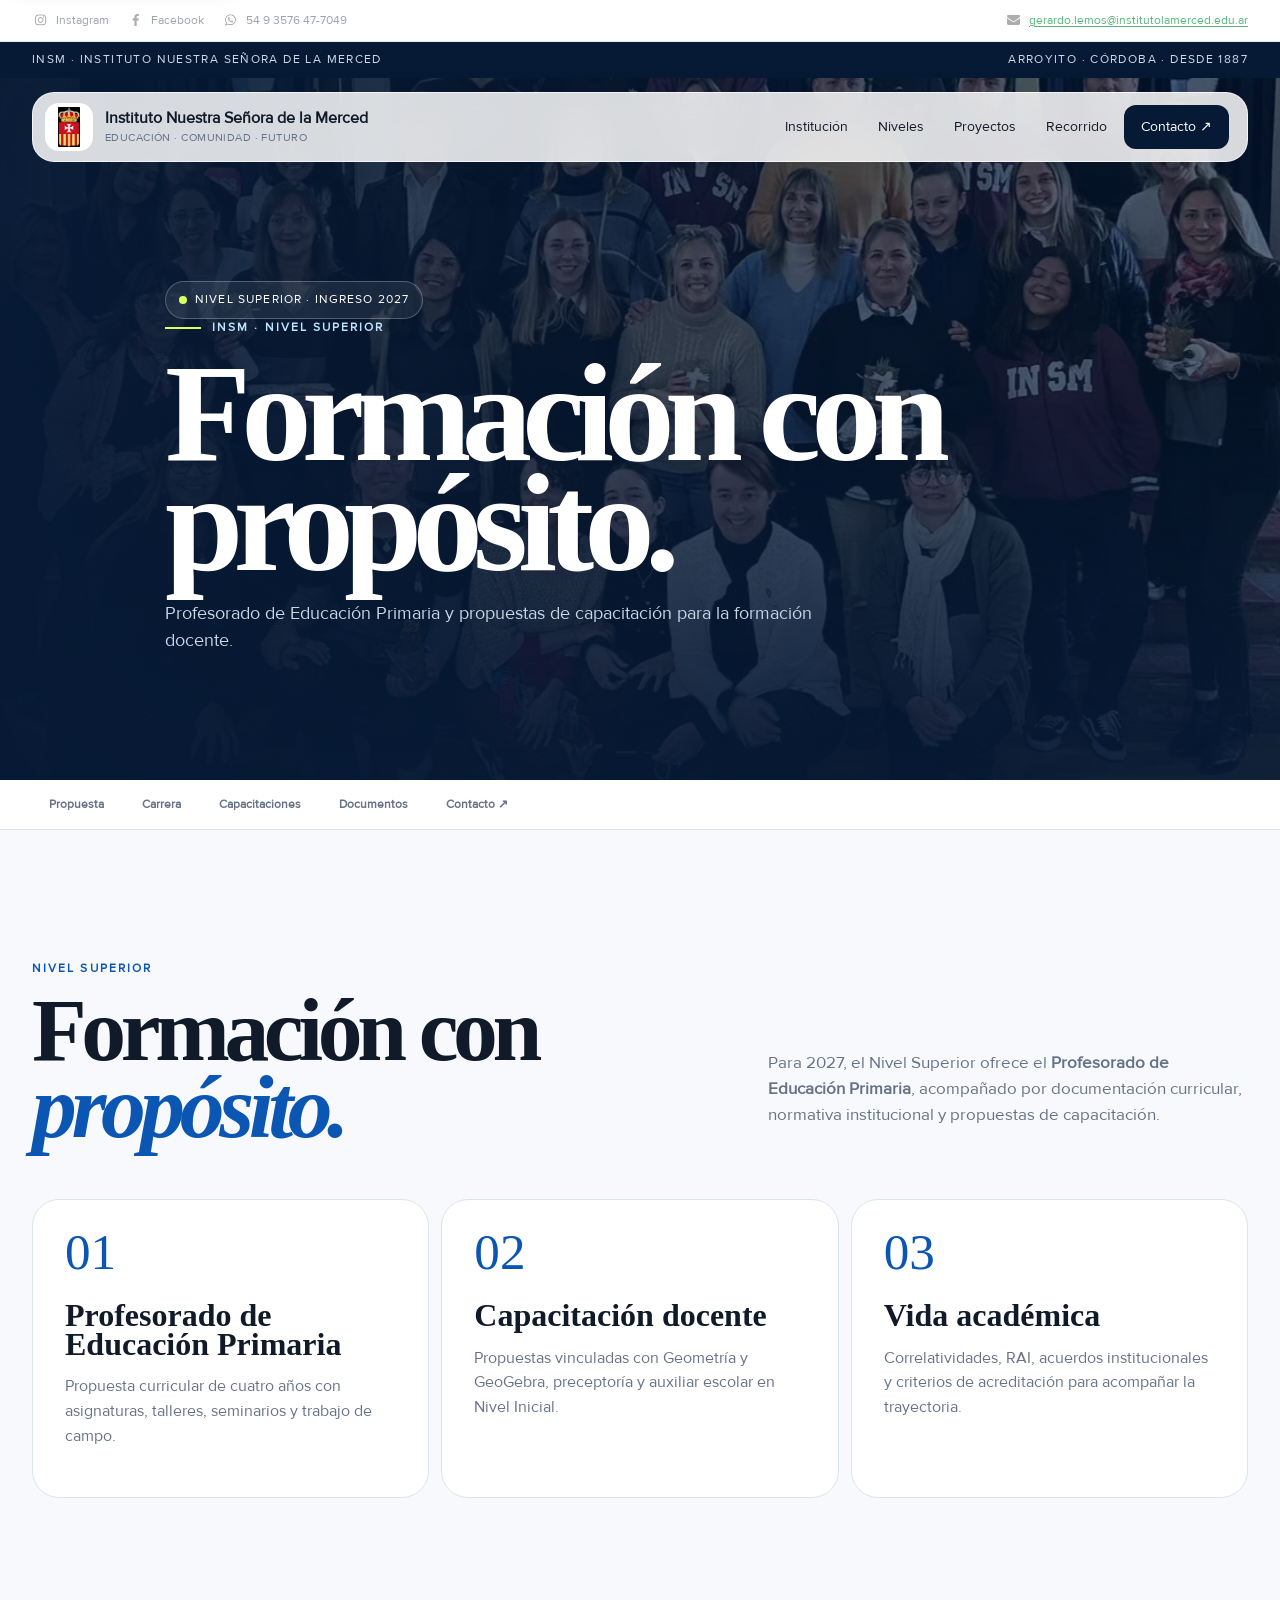
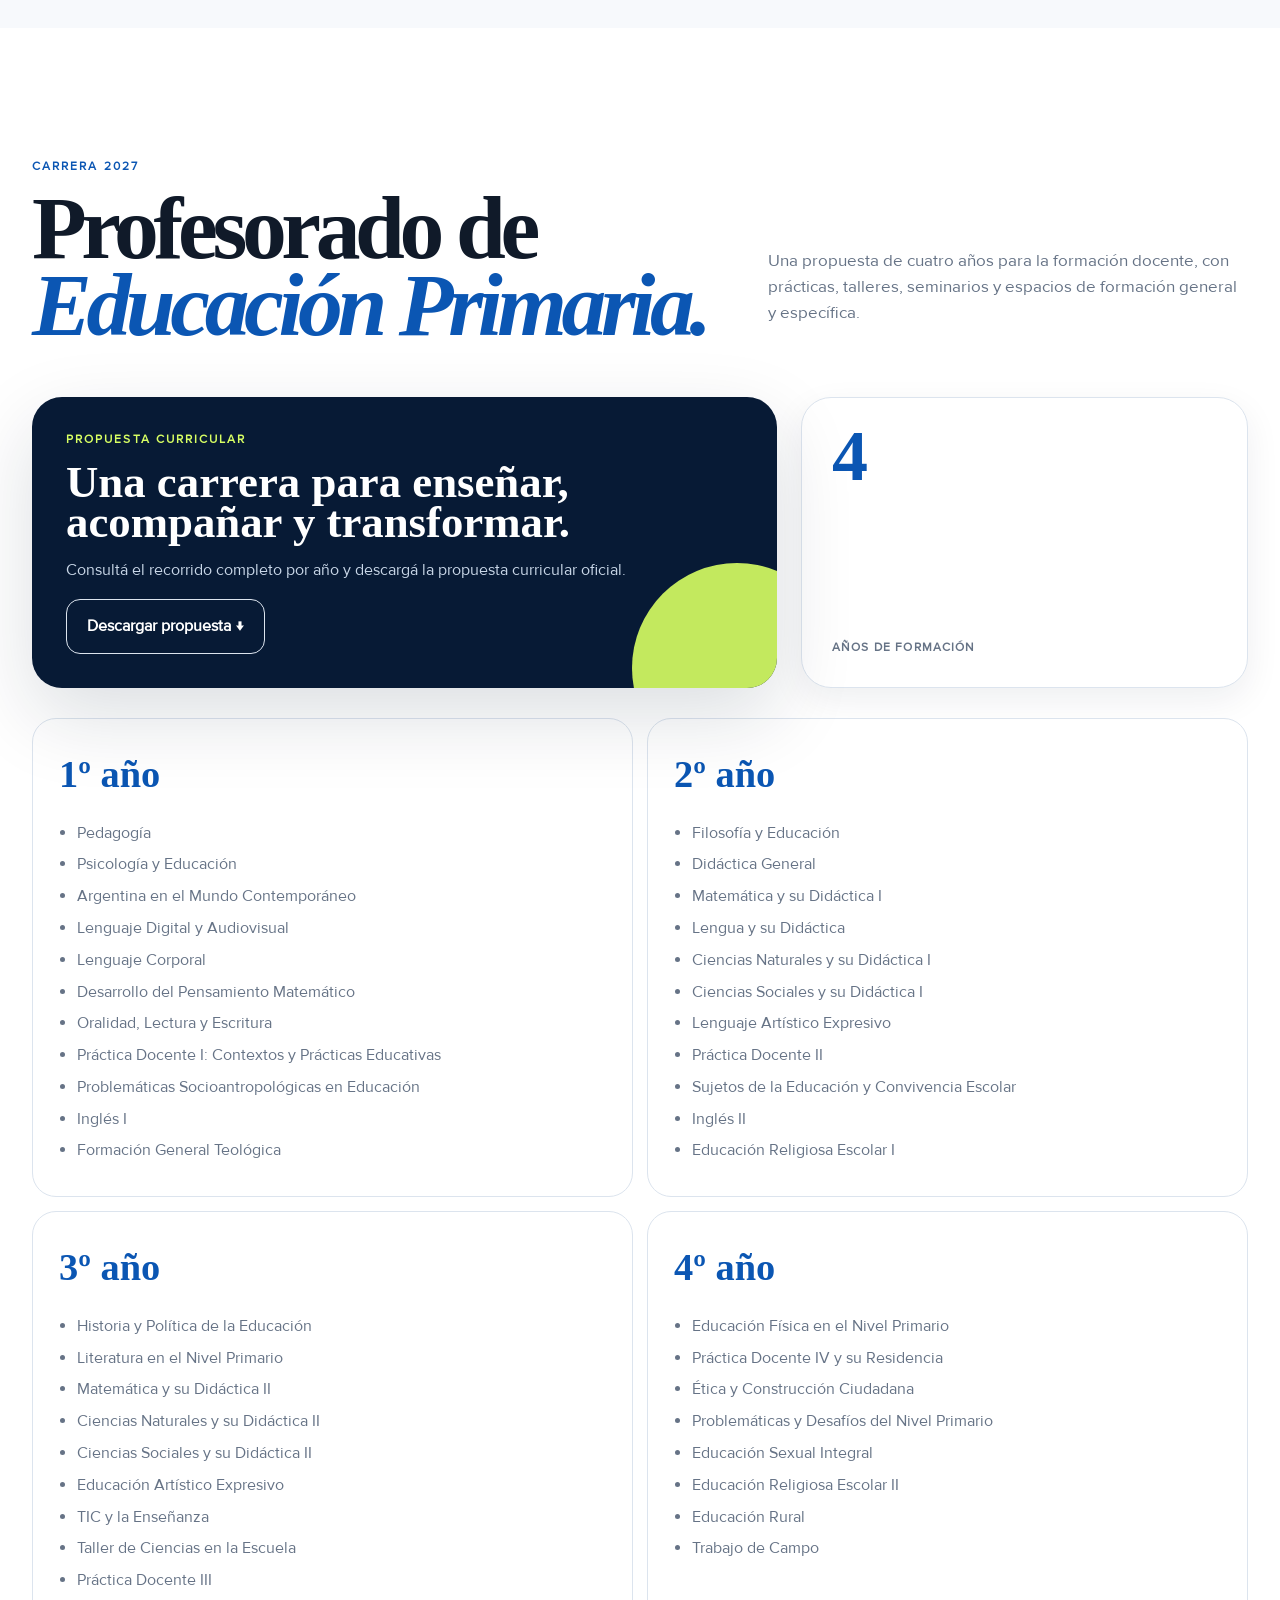
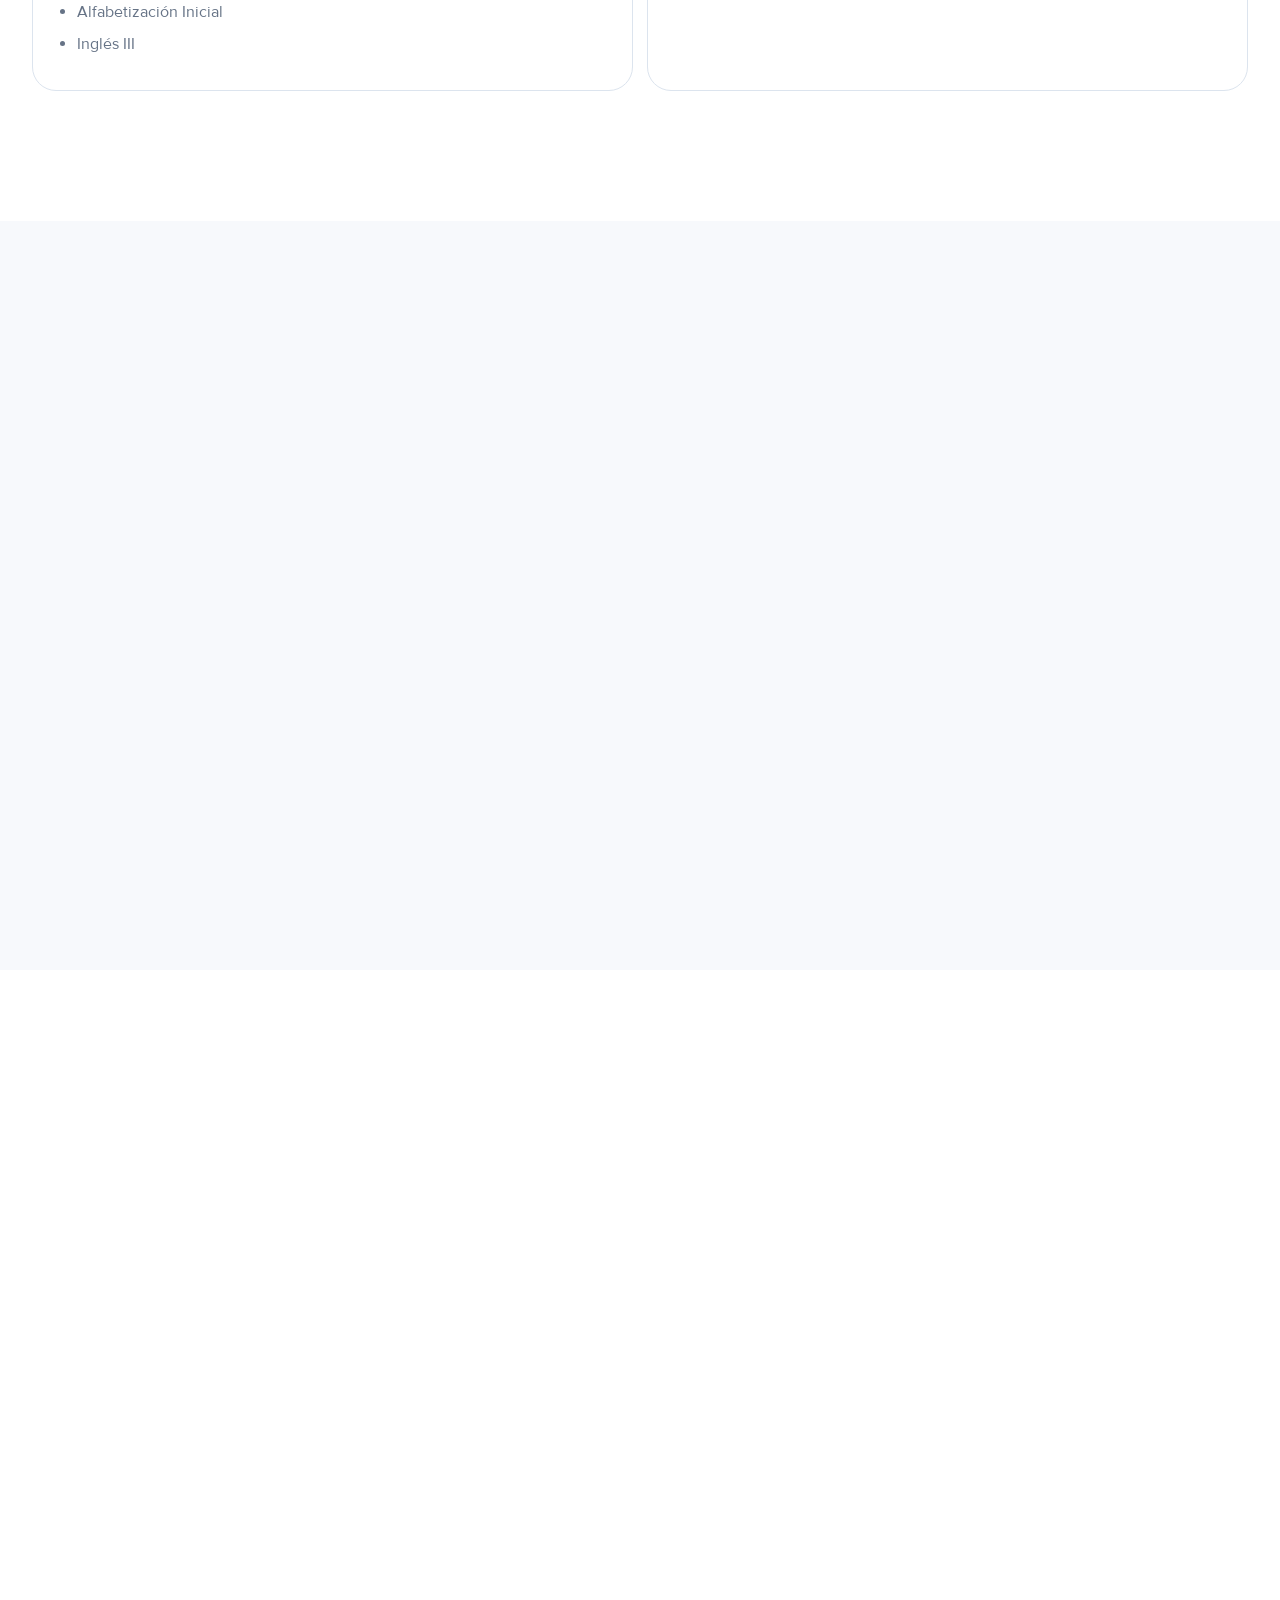
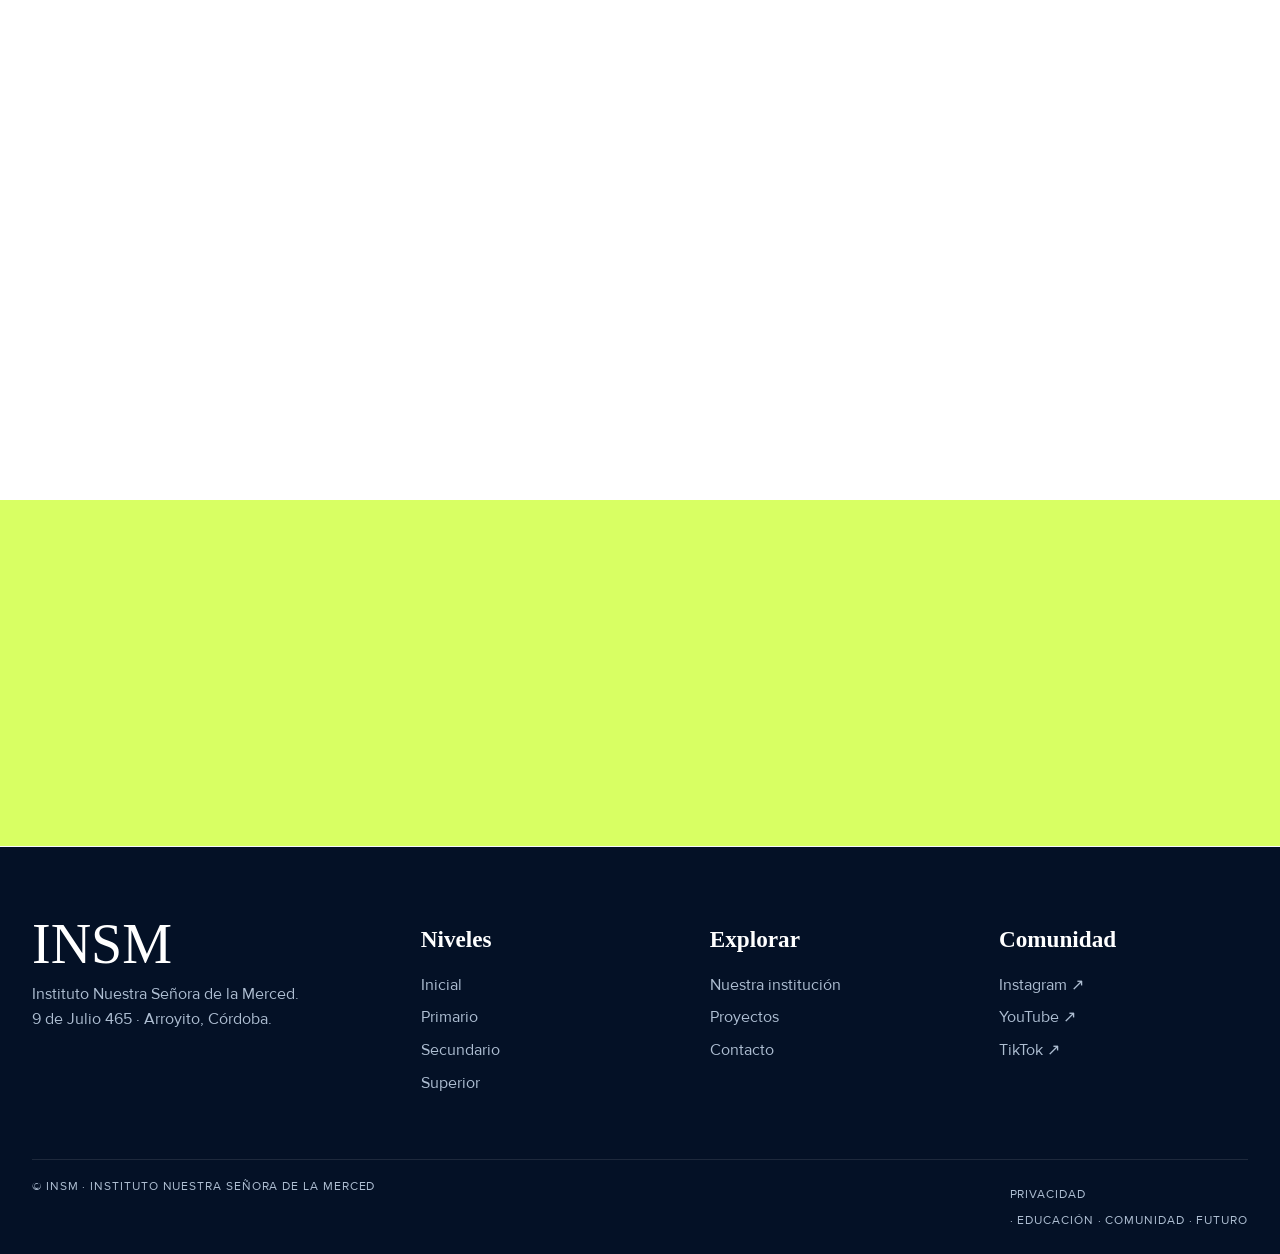
<file: NivelTerciario.html>
<!doctype html>
<html lang="es-AR"><head><meta charset="utf-8"/><meta content="width=device-width,initial-scale=1" name="viewport"/><meta content="Instituto Nuestra Señora de la Merced" name="author"/><meta content="strict-origin-when-cross-origin" name="referrer"/><title>Nivel Superior · INSM</title><meta content="Conocé el Nivel Superior del Instituto Nuestra Señora de la Merced de Arroyito y su propuesta de formación profesional." name="description"/><link href="img/favicon.ico" rel="icon"/><link href="modern.css" rel="stylesheet"/><meta content="index,follow,max-image-preview:large,max-snippet:-1,max-video-preview:-1" name="robots"/><link href="https://web95.vercel.app/NivelTerciario.html" rel="canonical"/><meta content="website" property="og:type"/><meta content="Nivel Superior · INSM" property="og:title"/><meta content="Conocé el Nivel Superior del Instituto Nuestra Señora de la Merced de Arroyito y su propuesta de formación profesional." property="og:description"><meta content="https://web95.vercel.app/NivelTerciario.html" property="og:url"/><meta content="INSM · Instituto Nuestra Señora de la Merced" property="og:site_name"/><meta content="summary_large_image" name="twitter:card"/><meta content="Nivel Superior · INSM" name="twitter:title"/><meta content="Conocé el Nivel Superior del Instituto Nuestra Señora de la Merced de Arroyito y su propuesta de formación profesional." name="twitter:description"/><meta content="light" name="color-scheme"/><meta content="#071a35" name="theme-color"/>
<link href="site.webmanifest" rel="manifest"/>

<meta content="https://web95.vercel.app/img/DIA%20del%20profesor.webp" property="og:image"/><meta content="https://web95.vercel.app/img/DIA%20del%20profesor.webp" name="twitter:image"/><link as="image" fetchpriority="high" href="img/DIA del profesor.webp" rel="preload"/><script type="application/ld+json">{"@context":"https://schema.org","@graph":[{"@type":"EducationalOrganization","@id":"https://web95.vercel.app/#organization","name":"Instituto Nuestra Señora de la Merced","alternateName":"INSM","url":"https://web95.vercel.app/","logo":"https://web95.vercel.app/img/logo-fast.webp","description":"Instituto Nuestra Señora de la Merced de Arroyito, Córdoba: educación mercedaria, niveles educativos, proyectos, comunidad e inscripciones.","address":{"@type":"PostalAddress","streetAddress":"9 de Julio 465","addressLocality":"Arroyito","addressRegion":"Córdoba","postalCode":"2434","addressCountry":"AR"},"sameAs":["https://www.instagram.com/mercedariasarroyito/","https://www.facebook.com/estilomercedarioarroyito","https://www.youtube.com/@INSM.DIGITAL","https://www.tiktok.com/@insm.digital"],"email":"gerardo.lemos@institutolamerced.edu.ar","telephone":"+54 3576 477049","contactPoint":{"@type":"ContactPoint","contactType":"school information","email":"gerardo.lemos@institutolamerced.edu.ar","telephone":"+54 3576 477049","areaServed":"AR","availableLanguage":"es"}},{"@type":"WebSite","@id":"https://web95.vercel.app/#website","url":"https://web95.vercel.app/","name":"INSM · Instituto Nuestra Señora de la Merced","publisher":{"@id":"https://web95.vercel.app/#organization"},"inLanguage":"es-AR"},{"@type":"BreadcrumbList","itemListElement":[{"@type":"ListItem","position":1,"name":"Inicio","item":"https://web95.vercel.app/"},{"@type":"ListItem","position":2,"name":"Nivel Superior","item":"https://web95.vercel.app/NivelTerciario.html"}]}]}</script></head><body><a class="skip-link" href="#contenido">Saltar al contenido principal</a><div class="social-contact-bar"><div class="container social-contact-shell"><div class="social-group"><a aria-label="Instagram" href="https://www.instagram.com/mercedariasarroyito/" rel="noopener" target="_blank"><img alt="Instagram" decoding="async" height="64" loading="lazy" src="img/social/instagram.webp" width="64"/> <span>Instagram</span></a><a aria-label="Facebook" href="https://www.facebook.com/estilomercedarioarroyito" rel="noopener" target="_blank"><img alt="Facebook" decoding="async" height="64" loading="lazy" src="img/social/facebook.webp" width="64"/> <span>Facebook</span></a><a aria-label="WhatsApp" href="https://wa.me/5493576477049" rel="noopener" target="_blank"><img alt="WhatsApp" decoding="async" height="64" loading="lazy" src="img/social/whatsapp.webp" width="64"/> <span>54 9 3576 47-7049</span></a></div><div class="contact-group"><a aria-label="Correo electrónico" href="mailto:gerardo.lemos@institutolamerced.edu.ar"><img alt="Gmail" decoding="async" height="64" loading="lazy" src="img/social/gmail.webp" width="64"/> <span>gerardo.lemos@institutolamerced.edu.ar</span></a></div></div></div><div class="progress"></div><div class="topline"><div class="container"><span>INSM · Instituto Nuestra Señora de la Merced</span><span>Arroyito · Córdoba · Desde 1887</span></div></div><header class="site-nav"><div class="container nav-shell"><a class="brand" href="index.html"><img alt="INSM" class="brand-mark" decoding="async" fetchpriority="high" height="180" loading="eager" src="img/logo-fast.webp" width="180"/><span class="brand-text">Instituto Nuestra Señora de la Merced<small>EDUCACIÓN · COMUNIDAD · FUTURO</small></span></a><nav aria-label="Navegación principal" class="nav-links"><a href="NuestroColegio.html">Institución</a><a href="index.html#niveles">Niveles</a><a href="Proyectos.html">Proyectos</a><a href="index.html#recorrido">Recorrido</a><a class="nav-cta" href="Contacto.html">Contacto ↗</a></nav><button aria-controls="mobileMenu" aria-expanded="false" aria-label="Abrir menú" class="menu-toggle" type="button">☰</button></div></header><div class="mobile-menu" id="mobileMenu"><a href="NuestroColegio.html">Institución</a><a href="index.html#niveles">Niveles</a><a href="Proyectos.html">Proyectos</a><a href="index.html#recorrido">Recorrido</a><a href="Contacto.html">Contacto</a></div><main id="contenido">
<section class="page-hero"><div class="page-hero-bg"><img alt="Nivel Superior" decoding="async" fetchpriority="high" height="824" loading="eager" src="img/DIA del profesor.webp" width="1139"/></div><div class="container page-hero-content"><div class="hero-badge">Nivel Superior · Ingreso 2027</div><div class="eyebrow reveal">INSM · Nivel Superior</div><h1 class="reveal delay-1">Formación con propósito.</h1><p class="reveal delay-2">Profesorado de Educación Primaria y propuestas de capacitación para la formación docente.</p></div></section>
<nav aria-label="Navegación principal" class="section-nav"><div class="container"><a href="#propuesta">Propuesta</a><a href="#carrera">Carrera</a><a href="#capacitaciones">Capacitaciones</a><a href="#documentos">Documentos</a><a href="Contacto.html">Contacto ↗</a></div></nav>
<section class="section" id="propuesta"><div class="container"><div class="section-head reveal"><div><div class="section-label">Nivel Superior</div><h2 class="display">Formación con <em>propósito.</em></h2></div><p class="section-intro">Para 2027, el Nivel Superior ofrece el <strong>Profesorado de Educación Primaria</strong>, acompañado por documentación curricular, normativa institucional y propuestas de capacitación.</p></div><div class="feature-cards"><article class="feature-card reveal"><div class="big-num">01</div><h3>Profesorado de Educación Primaria</h3><p>Propuesta curricular de cuatro años con asignaturas, talleres, seminarios y trabajo de campo.</p></article><article class="feature-card reveal delay-1"><div class="big-num">02</div><h3>Capacitación docente</h3><p>Propuestas vinculadas con Geometría y GeoGebra, preceptoría y auxiliar escolar en Nivel Inicial.</p></article><article class="feature-card reveal delay-2"><div class="big-num">03</div><h3>Vida académica</h3><p>Correlatividades, RAI, acuerdos institucionales y criterios de acreditación para acompañar la trayectoria.</p></article></div></div></section>
<section class="section white" id="carrera"><div class="container"><div class="section-head"><div><div class="section-label">Carrera 2027</div><h2 class="display">Profesorado de <em>Educación Primaria.</em></h2></div><p class="section-intro">Una propuesta de cuatro años para la formación docente, con prácticas, talleres, seminarios y espacios de formación general y específica.</p></div><div class="level-intro"><div class="level-intro-card"><div class="section-label">Propuesta curricular</div><h3>Una carrera para enseñar, acompañar y transformar.</h3><p>Consultá el recorrido completo por año y descargá la propuesta curricular oficial.</p><a class="btn" download="" href="codigo-otros/terciario/Propuesta_Curricular.pdf">Descargar propuesta ↓</a></div><div class="level-stat-card"><strong>4</strong><span>años de formación</span></div></div><div class="academic-years"><article class="academic-year"><h3>1º año</h3><ul><li>Pedagogía</li><li>Psicología y Educación</li><li>Argentina en el Mundo Contemporáneo</li><li>Lenguaje Digital y Audiovisual</li><li>Lenguaje Corporal</li><li>Desarrollo del Pensamiento Matemático</li><li>Oralidad, Lectura y Escritura</li><li>Práctica Docente I: Contextos y Prácticas Educativas</li><li>Problemáticas Socioantropológicas en Educación</li><li>Inglés I</li><li>Formación General Teológica</li></ul></article><article class="academic-year"><h3>2º año</h3><ul><li>Filosofía y Educación</li><li>Didáctica General</li><li>Matemática y su Didáctica I</li><li>Lengua y su Didáctica</li><li>Ciencias Naturales y su Didáctica I</li><li>Ciencias Sociales y su Didáctica I</li><li>Lenguaje Artístico Expresivo</li><li>Práctica Docente II</li><li>Sujetos de la Educación y Convivencia Escolar</li><li>Inglés II</li><li>Educación Religiosa Escolar I</li></ul></article><article class="academic-year"><h3>3º año</h3><ul><li>Historia y Política de la Educación</li><li>Literatura en el Nivel Primario</li><li>Matemática y su Didáctica II</li><li>Ciencias Naturales y su Didáctica II</li><li>Ciencias Sociales y su Didáctica II</li><li>Educación Artístico Expresivo</li><li>TIC y la Enseñanza</li><li>Taller de Ciencias en la Escuela</li><li>Práctica Docente III</li><li>Alfabetización Inicial</li><li>Inglés III</li></ul></article><article class="academic-year"><h3>4º año</h3><ul><li>Educación Física en el Nivel Primario</li><li>Práctica Docente IV y su Residencia</li><li>Ética y Construcción Ciudadana</li><li>Problemáticas y Desafíos del Nivel Primario</li><li>Educación Sexual Integral</li><li>Educación Religiosa Escolar II</li><li>Educación Rural</li><li>Trabajo de Campo</li></ul></article></div></div></section>
<section class="section" id="capacitaciones"><div class="container"><div class="section-head"><div><div class="section-label">Capacitaciones</div><h2 class="display">Propuestas para <em>seguir aprendiendo.</em></h2></div></div><div class="training-grid"><article class="training-card"><div class="num">01</div><h3>La Geometría Euclidiana y el uso del GeoGebra</h3><p><strong>Destinatarios:</strong> docentes de Nivel Primario en actividad o que aspiran a ingresar. Propone repensar la enseñanza de la Geometría mediante exploración, descubrimiento, resolución de problemas y TIC.</p></article><article class="training-card"><div class="num">02</div><h3>Formación para aspirantes al rol de Preceptor/a</h3><p><strong>Destinatarios:</strong> docentes en actividad, profesionales no docentes y docentes aspirantes a ingresar al Sistema Educativo. Modalidad semipresencial.</p></article><article class="training-card"><div class="num">03</div><h3>Formación para aspirantes a Auxiliar Escolar en Nivel Inicial</h3><p><strong>Destinatarios:</strong> docentes en actividad, profesionales no docentes y docentes aspirantes. Aborda funciones, normativas y competencias del rol.</p></article></div></div></section>
<section class="section white" id="documentos"><div class="container"><div class="section-head"><div><div class="section-label">Documentación</div><h2 class="display">Abrí, consultá y <em>descargá.</em></h2></div><p class="section-intro">Los archivos originales del Nivel Superior quedan disponibles para consulta y descarga directa.</p></div><div class="doc-cards"><a class="doc-card" download="" href="codigo-otros/terciario/Propuesta_Curricular.pdf"><span class="doc-icon">PDF</span><div><h3>Propuesta Curricular</h3><p>Plan de estudios del Profesorado.</p></div><span class="download">↓</span></a><a class="doc-card" download="" href="codigo-otros/terciario/Correlatividades_-_Primaria.pdf"><span class="doc-icon">PDF</span><div><h3>Correlatividades</h3><p>Espacios y requisitos de cursado.</p></div><span class="download">↓</span></a><a class="doc-card" download="" href="codigo-otros/terciario/ACUERDOS_DIDACTICOS.pdf"><span class="doc-icon">PDF</span><div><h3>Acuerdos Didácticos</h3><p>Documentación institucional.</p></div><span class="download">↓</span></a><a class="doc-card" download="" href="codigo-otros/terciario/CBA_SAADIPE01_2026_00002276.pdf"><span class="doc-icon">PDF</span><div><h3>AIC · CBA</h3><p>Acuerdos institucionales de convivencia.</p></div><span class="download">↓</span></a><a class="doc-card" download="" href="codigo-otros/terciario/RAI.pdf"><span class="doc-icon">PDF</span><div><h3>RAI</h3><p>Reglamento Académico Institucional.</p></div><span class="download">↓</span></a><a class="doc-card" download="" href="codigo-otros/terciario/Cuadro_de_Acreditacion_y_Condicion_de_estudiante_segun_el_RAI.pdf"><span class="doc-icon">PDF</span><div><h3>Cuadro de acreditación</h3><p>Condición de estudiante según el RAI.</p></div><span class="download">↓</span></a><a class="doc-card" download="" href="codigo-otros/terciario/Docentes%20-%20Nivel%20Superior%202026.xlsx"><span class="doc-icon">XLS</span><div><h3>Docentes 2026</h3><p>Nómina del Nivel Superior.</p></div><span class="download">↓</span></a></div><div class="content-body" style="margin-top:45px"><h3>Información académica</h3><p>Las correlatividades indican los requisitos para cursar y rendir los espacios curriculares. El RAI y su cuadro de acreditación complementan la información sobre la trayectoria académica.</p></div></div></section>
<section class="cta"><div class="container cta-grid"><div><div class="section-label">¿Querés consultar?</div><h2>Hablemos.</h2></div><div><p>Para consultas, inscripción o información institucional, podés comunicarte con el INSM.</p><a class="btn" href="Contacto.html">Contacto ↗</a></div></div></section>
</main><footer class="footer"><div class="container footer-grid"><div><div class="footer-brand">INSM</div><p>Instituto Nuestra Señora de la Merced.<br/>9 de Julio 465 · Arroyito, Córdoba.</p></div><div><h3>Niveles</h3><a href="NivelInicial.html">Inicial</a><a href="NivelPrimario.html">Primario</a><a href="NivelSecundario.html">Secundario</a><a href="NivelTerciario.html">Superior</a></div><div><h3>Explorar</h3><a href="NuestroColegio.html">Nuestra institución</a><a href="Proyectos.html">Proyectos</a><a href="Contacto.html">Contacto</a></div><div><h3>Comunidad</h3><a href="https://www.instagram.com/mercedariasarroyito/" rel="noopener" target="_blank">Instagram ↗</a><a href="https://www.youtube.com/@INSM.DIGITAL" rel="noopener" target="_blank">YouTube ↗</a><a href="https://www.tiktok.com/@insm.digital" rel="noopener" target="_blank">TikTok ↗</a></div></div><div class="container footer-bottom"><span>© INSM · Instituto Nuestra Señora de la Merced</span><span><a href="privacidad.html">Privacidad</a> · Educación · Comunidad · Futuro</span></div></footer><script src="site.js" defer></script></body></html>
</file>
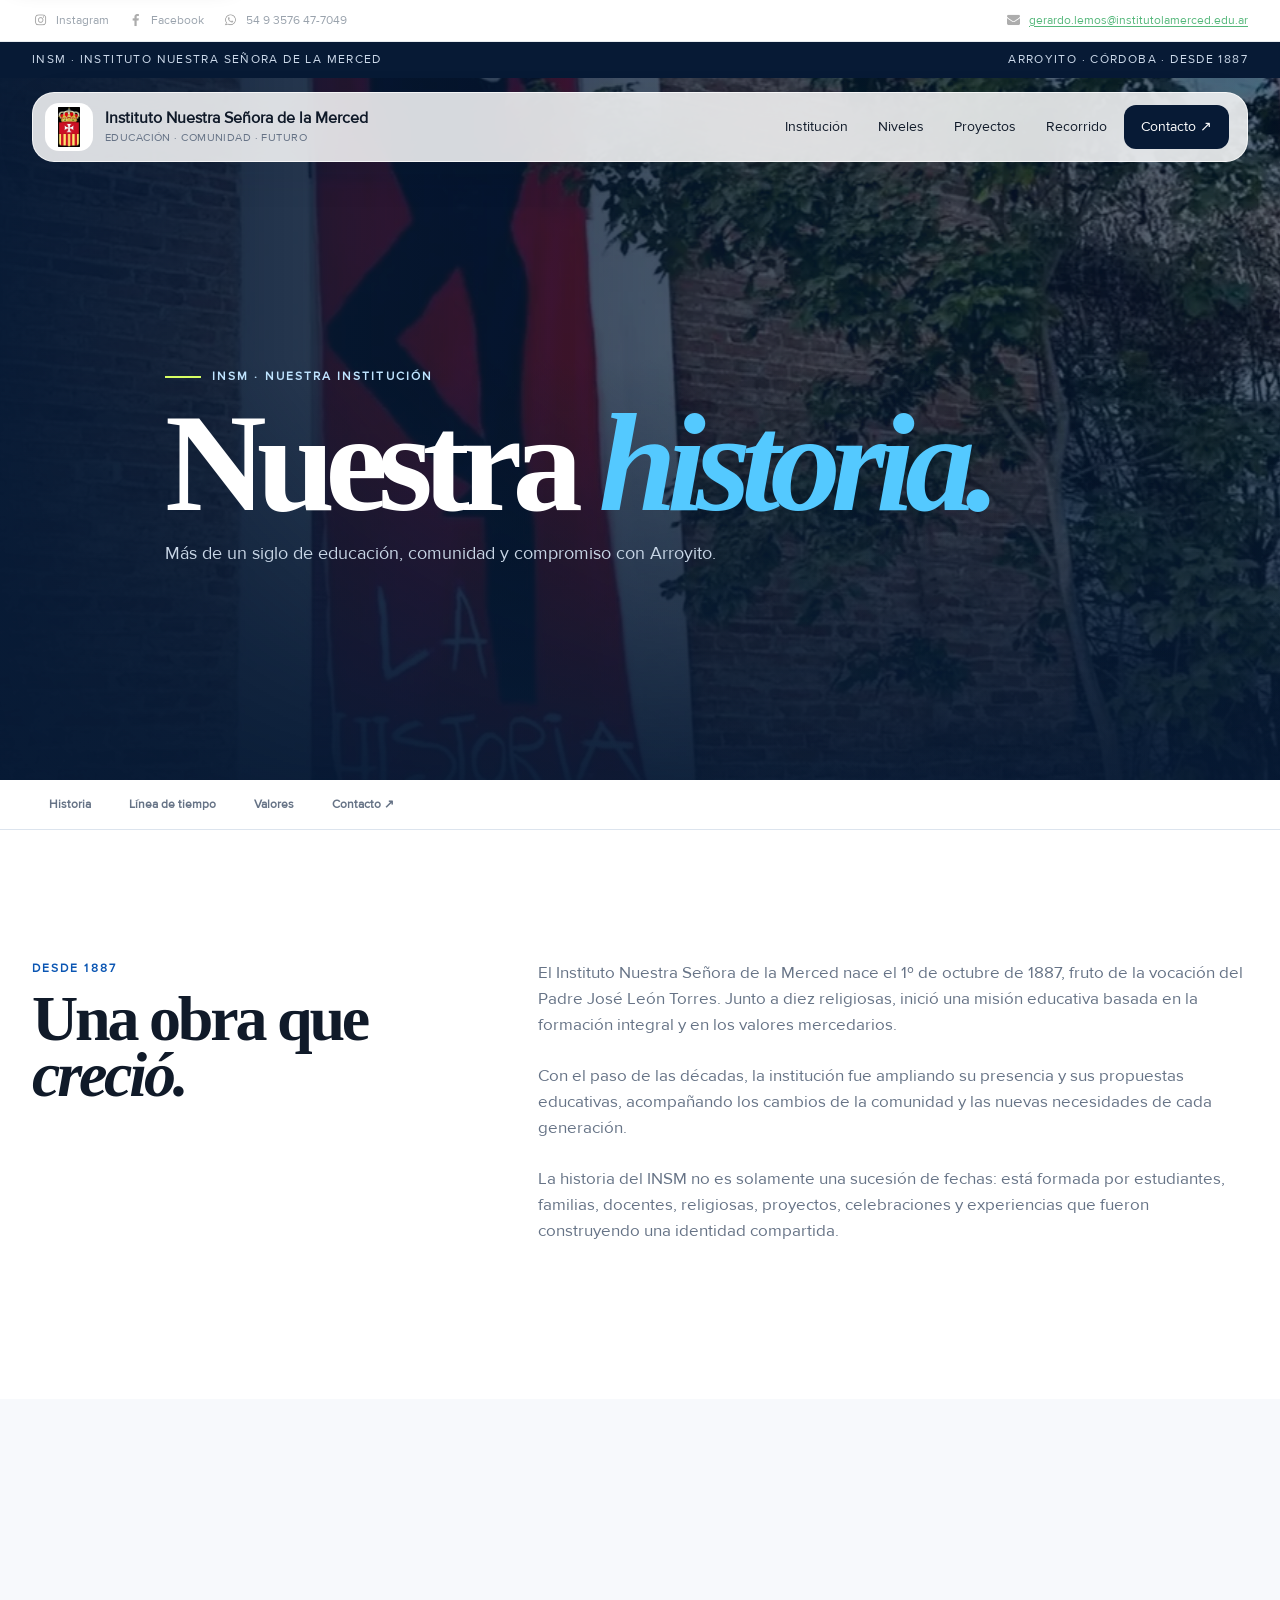
<file: NuestroColegio.html>
<!doctype html>
<html lang="es-AR"><head><meta charset="utf-8"/><meta content="width=device-width,initial-scale=1" name="viewport"/><meta content="Instituto Nuestra Señora de la Merced" name="author"/><meta content="strict-origin-when-cross-origin" name="referrer"/><title>Nuestra institución · INSM</title><meta content="Conocé la historia, identidad, valores y comunidad del Instituto Nuestra Señora de la Merced de Arroyito, Córdoba, desde 1887." name="description"/><link href="img/favicon.ico" rel="icon"/><link href="modern.css" rel="stylesheet"/><meta content="index,follow,max-image-preview:large,max-snippet:-1,max-video-preview:-1" name="robots"/><link href="https://web95.vercel.app/NuestroColegio.html" rel="canonical"/><meta content="website" property="og:type"/><meta content="Nuestra institución · INSM" property="og:title"/><meta content="Conocé la historia, identidad, valores y comunidad del Instituto Nuestra Señora de la Merced de Arroyito, Córdoba, desde 1887." property="og:description"><meta content="https://web95.vercel.app/NuestroColegio.html" property="og:url"/><meta content="INSM · Instituto Nuestra Señora de la Merced" property="og:site_name"/><meta content="summary_large_image" name="twitter:card"/><meta content="Nuestra institución · INSM" name="twitter:title"/><meta content="Conocé la historia, identidad, valores y comunidad del Instituto Nuestra Señora de la Merced de Arroyito, Córdoba, desde 1887." name="twitter:description"/><meta content="light" name="color-scheme"/><meta content="#071a35" name="theme-color"/>
<link href="site.webmanifest" rel="manifest"/>

<meta content="https://web95.vercel.app/img/Historia.webp" property="og:image"/><meta content="https://web95.vercel.app/img/Historia.webp" name="twitter:image"/><link as="image" fetchpriority="high" href="img/Historia.webp" rel="preload"/><script type="application/ld+json">{"@context":"https://schema.org","@graph":[{"@type":"EducationalOrganization","@id":"https://web95.vercel.app/#organization","name":"Instituto Nuestra Señora de la Merced","alternateName":"INSM","url":"https://web95.vercel.app/","logo":"https://web95.vercel.app/img/logo-fast.webp","description":"Instituto Nuestra Señora de la Merced de Arroyito, Córdoba: educación mercedaria, niveles educativos, proyectos, comunidad e inscripciones.","address":{"@type":"PostalAddress","streetAddress":"9 de Julio 465","addressLocality":"Arroyito","addressRegion":"Córdoba","postalCode":"2434","addressCountry":"AR"},"sameAs":["https://www.instagram.com/mercedariasarroyito/","https://www.facebook.com/estilomercedarioarroyito","https://www.youtube.com/@INSM.DIGITAL","https://www.tiktok.com/@insm.digital"],"email":"gerardo.lemos@institutolamerced.edu.ar","telephone":"+54 3576 477049","contactPoint":{"@type":"ContactPoint","contactType":"school information","email":"gerardo.lemos@institutolamerced.edu.ar","telephone":"+54 3576 477049","areaServed":"AR","availableLanguage":"es"}},{"@type":"WebSite","@id":"https://web95.vercel.app/#website","url":"https://web95.vercel.app/","name":"INSM · Instituto Nuestra Señora de la Merced","publisher":{"@id":"https://web95.vercel.app/#organization"},"inLanguage":"es-AR"},{"@type":"BreadcrumbList","itemListElement":[{"@type":"ListItem","position":1,"name":"Inicio","item":"https://web95.vercel.app/"},{"@type":"ListItem","position":2,"name":"Nuestra institución","item":"https://web95.vercel.app/NuestroColegio.html"}]}]}</script></head><body><a class="skip-link" href="#contenido">Saltar al contenido principal</a><div class="social-contact-bar"><div class="container social-contact-shell"><div class="social-group"><a aria-label="Instagram" href="https://www.instagram.com/mercedariasarroyito/" rel="noopener" target="_blank"><img alt="Instagram" decoding="async" height="64" loading="lazy" src="img/social/instagram.webp" width="64"/> <span>Instagram</span></a><a aria-label="Facebook" href="https://www.facebook.com/estilomercedarioarroyito" rel="noopener" target="_blank"><img alt="Facebook" decoding="async" height="64" loading="lazy" src="img/social/facebook.webp" width="64"/> <span>Facebook</span></a><a aria-label="WhatsApp" href="https://wa.me/5493576477049" rel="noopener" target="_blank"><img alt="WhatsApp" decoding="async" height="64" loading="lazy" src="img/social/whatsapp.webp" width="64"/> <span>54 9 3576 47-7049</span></a></div><div class="contact-group"><a aria-label="Correo electrónico" href="mailto:gerardo.lemos@institutolamerced.edu.ar"><img alt="Gmail" decoding="async" height="64" loading="lazy" src="img/social/gmail.webp" width="64"/> <span>gerardo.lemos@institutolamerced.edu.ar</span></a></div></div></div><div class="progress"></div><div class="topline"><div class="container"><span>INSM · Instituto Nuestra Señora de la Merced</span><span>Arroyito · Córdoba · Desde 1887</span></div></div><header class="site-nav"><div class="container nav-shell"><a class="brand" href="index.html"><img alt="INSM" class="brand-mark" decoding="async" fetchpriority="high" height="180" loading="eager" src="img/logo-fast.webp" width="180"/><span class="brand-text">Instituto Nuestra Señora de la Merced<small>EDUCACIÓN · COMUNIDAD · FUTURO</small></span></a><nav aria-label="Navegación principal" class="nav-links"><a href="NuestroColegio.html">Institución</a><a href="index.html#niveles">Niveles</a><a href="Proyectos.html">Proyectos</a><a href="index.html#recorrido">Recorrido</a><a class="nav-cta" href="Contacto.html">Contacto ↗</a></nav><button aria-controls="mobileMenu" aria-expanded="false" aria-label="Abrir menú" class="menu-toggle" type="button">☰</button></div></header><div class="mobile-menu" id="mobileMenu"><a href="NuestroColegio.html">Institución</a><a href="index.html#niveles">Niveles</a><a href="Proyectos.html">Proyectos</a><a href="index.html#recorrido">Recorrido</a><a href="Contacto.html">Contacto</a></div><main id="contenido"><section class="page-hero"><div class="page-hero-bg"><img alt="Historia del INSM" decoding="async" fetchpriority="high" height="1492" loading="eager" src="img/Historia.webp" width="930"/></div><div class="container page-hero-content"><div class="eyebrow reveal">INSM · Nuestra institución</div><h1 class="reveal delay-1">Nuestra <em>historia.</em></h1><p class="reveal delay-2">Más de un siglo de educación, comunidad y compromiso con Arroyito.</p></div></section><nav aria-label="Navegación principal" class="section-nav"><div class="container"><a href="#historia">Historia</a><a href="#linea">Línea de tiempo</a><a href="#valores">Valores</a><a href="Contacto.html">Contacto ↗</a></div></nav><section class="section white" id="historia"><div class="container content-grid"><aside class="content-sticky"><div class="section-label">Desde 1887</div><h2>Una obra que <em>creció.</em></h2></aside><div class="content-body reveal"><p>El Instituto Nuestra Señora de la Merced nace el 1º de octubre de 1887, fruto de la vocación del Padre José León Torres. Junto a diez religiosas, inició una misión educativa basada en la formación integral y en los valores mercedarios.</p><p>Con el paso de las décadas, la institución fue ampliando su presencia y sus propuestas educativas, acompañando los cambios de la comunidad y las nuevas necesidades de cada generación.</p><p>La historia del INSM no es solamente una sucesión de fechas: está formada por estudiantes, familias, docentes, religiosas, proyectos, celebraciones y experiencias que fueron construyendo una identidad compartida.</p></div></div></section><section class="section" id="linea"><div class="container"><div class="section-head"><div><div class="section-label">Trayectoria</div><h2 class="display">Una línea que <em>continúa.</em></h2></div><p class="section-intro">Algunos momentos que forman parte del recorrido institucional.</p></div><div class="timeline"><div class="timeline-item reveal"><div class="year">1887</div><h3>El comienzo</h3><p>Se inicia la obra educativa del Instituto Nuestra Señora de la Merced.</p></div><div class="timeline-item reveal"><div class="year">1917</div><h3>Una comunidad que se consolida</h3><p>La institución continúa creciendo y fortaleciendo su presencia educativa.</p></div><div class="timeline-item reveal"><div class="year">1960</div><h3>Nuevas etapas</h3><p>La propuesta educativa se amplía acompañando el crecimiento de Arroyito.</p></div><div class="timeline-item reveal"><div class="year">1997</div><h3>Transformación</h3><p>La comunidad incorpora nuevas formas de enseñar, aprender y participar.</p></div><div class="timeline-item reveal"><div class="year">2022</div><h3>Mirando hacia adelante</h3><p>El INSM continúa construyendo una educación vinculada con su tiempo.</p></div></div></div></section><section class="section dark" id="valores"><div class="container"><div class="section-head"><div><div class="section-label">Identidad</div><h2 class="display">Formar corazón <em>y conciencia.</em></h2></div><p class="section-intro">Nuestra identidad se expresa en la manera en que aprendemos, participamos y construimos comunidad.</p></div><div class="feature-cards"><article class="feature-card"><div class="big-num">01</div><h3>Interacción</h3><p>Aprender con otros, escuchar, dialogar y construir desde el encuentro.</p></article><article class="feature-card"><div class="big-num">02</div><h3>Participación</h3><p>Ser parte activa de la vida institucional y asumir responsabilidades.</p></article><article class="feature-card"><div class="big-num">03</div><h3>Solidaridad</h3><p>Reconocer al otro y comprometerse con una comunidad más justa y cercana.</p></article></div></div></section><section class="cta"><div class="container cta-grid"><div><div class="section-label">Seguimos escribiendo</div><h2>La historia<br/>sigue.</h2></div><div><p>Conocé también nuestros niveles y los proyectos que forman parte de la vida actual del INSM.</p><a class="btn" href="index.html#niveles">Explorar niveles ↗</a></div></div></section></main><footer class="footer"><div class="container footer-grid"><div><div class="footer-brand">INSM</div><p>Instituto Nuestra Señora de la Merced.<br/>9 de Julio 465 · Arroyito, Córdoba.</p></div><div><h3>Niveles</h3><a href="NivelInicial.html">Inicial</a><a href="NivelPrimario.html">Primario</a><a href="NivelSecundario.html">Secundario</a><a href="NivelTerciario.html">Superior</a></div><div><h3>Explorar</h3><a href="NuestroColegio.html">Nuestra institución</a><a href="Proyectos.html">Proyectos</a><a href="Contacto.html">Contacto</a></div><div><h3>Comunidad</h3><a href="https://www.instagram.com/mercedariasarroyito/" rel="noopener" target="_blank">Instagram ↗</a><a href="https://www.youtube.com/@INSM.DIGITAL" rel="noopener" target="_blank">YouTube ↗</a><a href="https://www.tiktok.com/@insm.digital" rel="noopener" target="_blank">TikTok ↗</a></div></div><div class="container footer-bottom"><span>© INSM · Instituto Nuestra Señora de la Merced</span><span><a href="privacidad.html">Privacidad</a> · Educación · Comunidad · Futuro</span></div></footer><script src="site.js" defer></script></body></html>
</file>
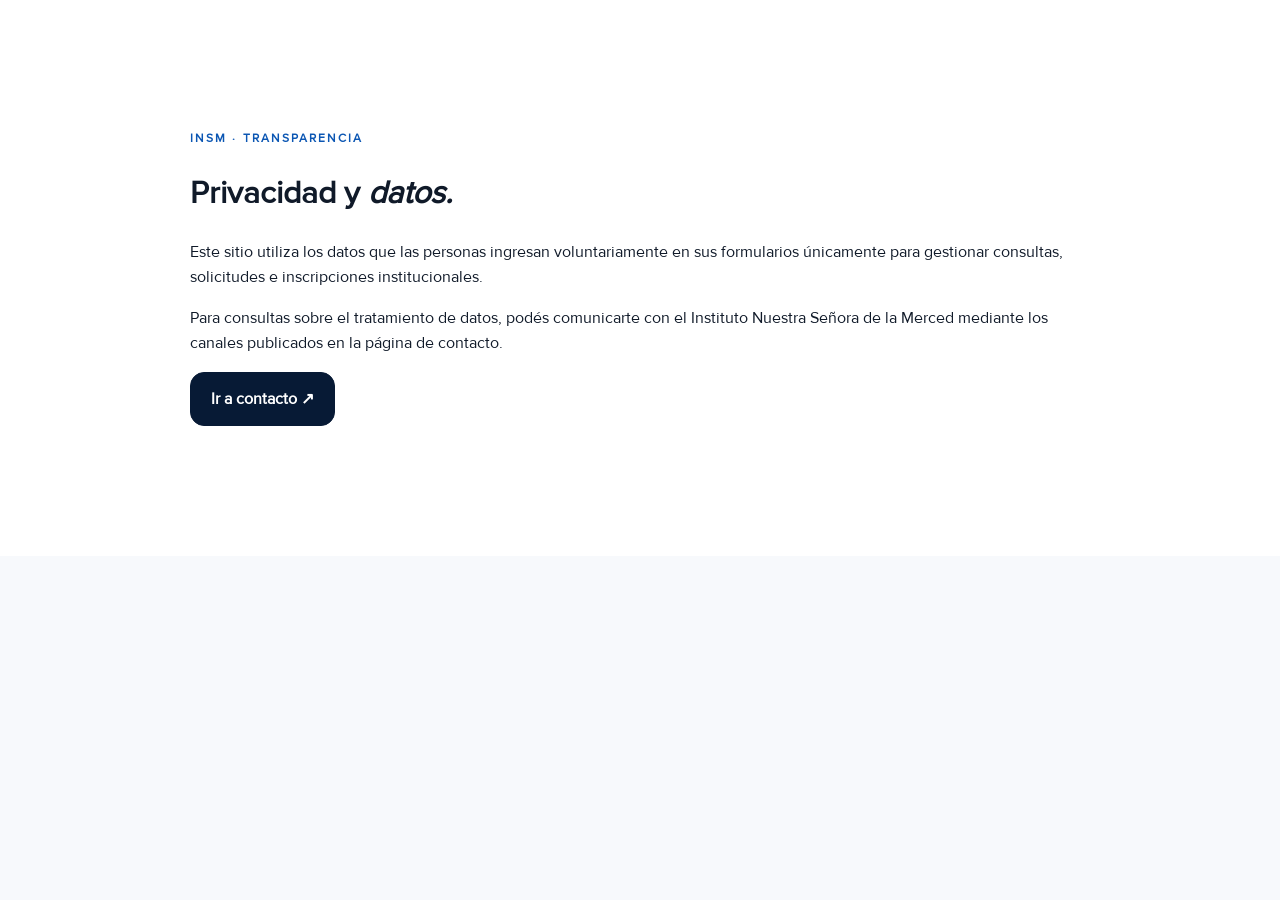
<file: privacidad.html>
<!doctype html>
<html lang="es-AR"><head><meta charset="utf-8"><meta name="viewport" content="width=device-width,initial-scale=1"><meta name="robots" content="index,follow"><meta name="theme-color" content="#071a35"><title>Privacidad · INSM</title><meta name="description" content="Información general sobre privacidad y uso de datos en el sitio del Instituto Nuestra Señora de la Merced."><link rel="icon" href="/img/favicon.ico"><link rel="stylesheet" href="/modern.css"><link rel="manifest" href="site.webmanifest">

</head><body><main class="section white"><div class="container" style="max-width:900px"><div class="section-label">INSM · Transparencia</div><h1 class="display">Privacidad y <em>datos.</em></h1><p>Este sitio utiliza los datos que las personas ingresan voluntariamente en sus formularios únicamente para gestionar consultas, solicitudes e inscripciones institucionales.</p><p>Para consultas sobre el tratamiento de datos, podés comunicarte con el Instituto Nuestra Señora de la Merced mediante los canales publicados en la página de contacto.</p><a class="btn btn-dark" href="/Contacto.html">Ir a contacto ↗</a></div></main></body></html>
</file>
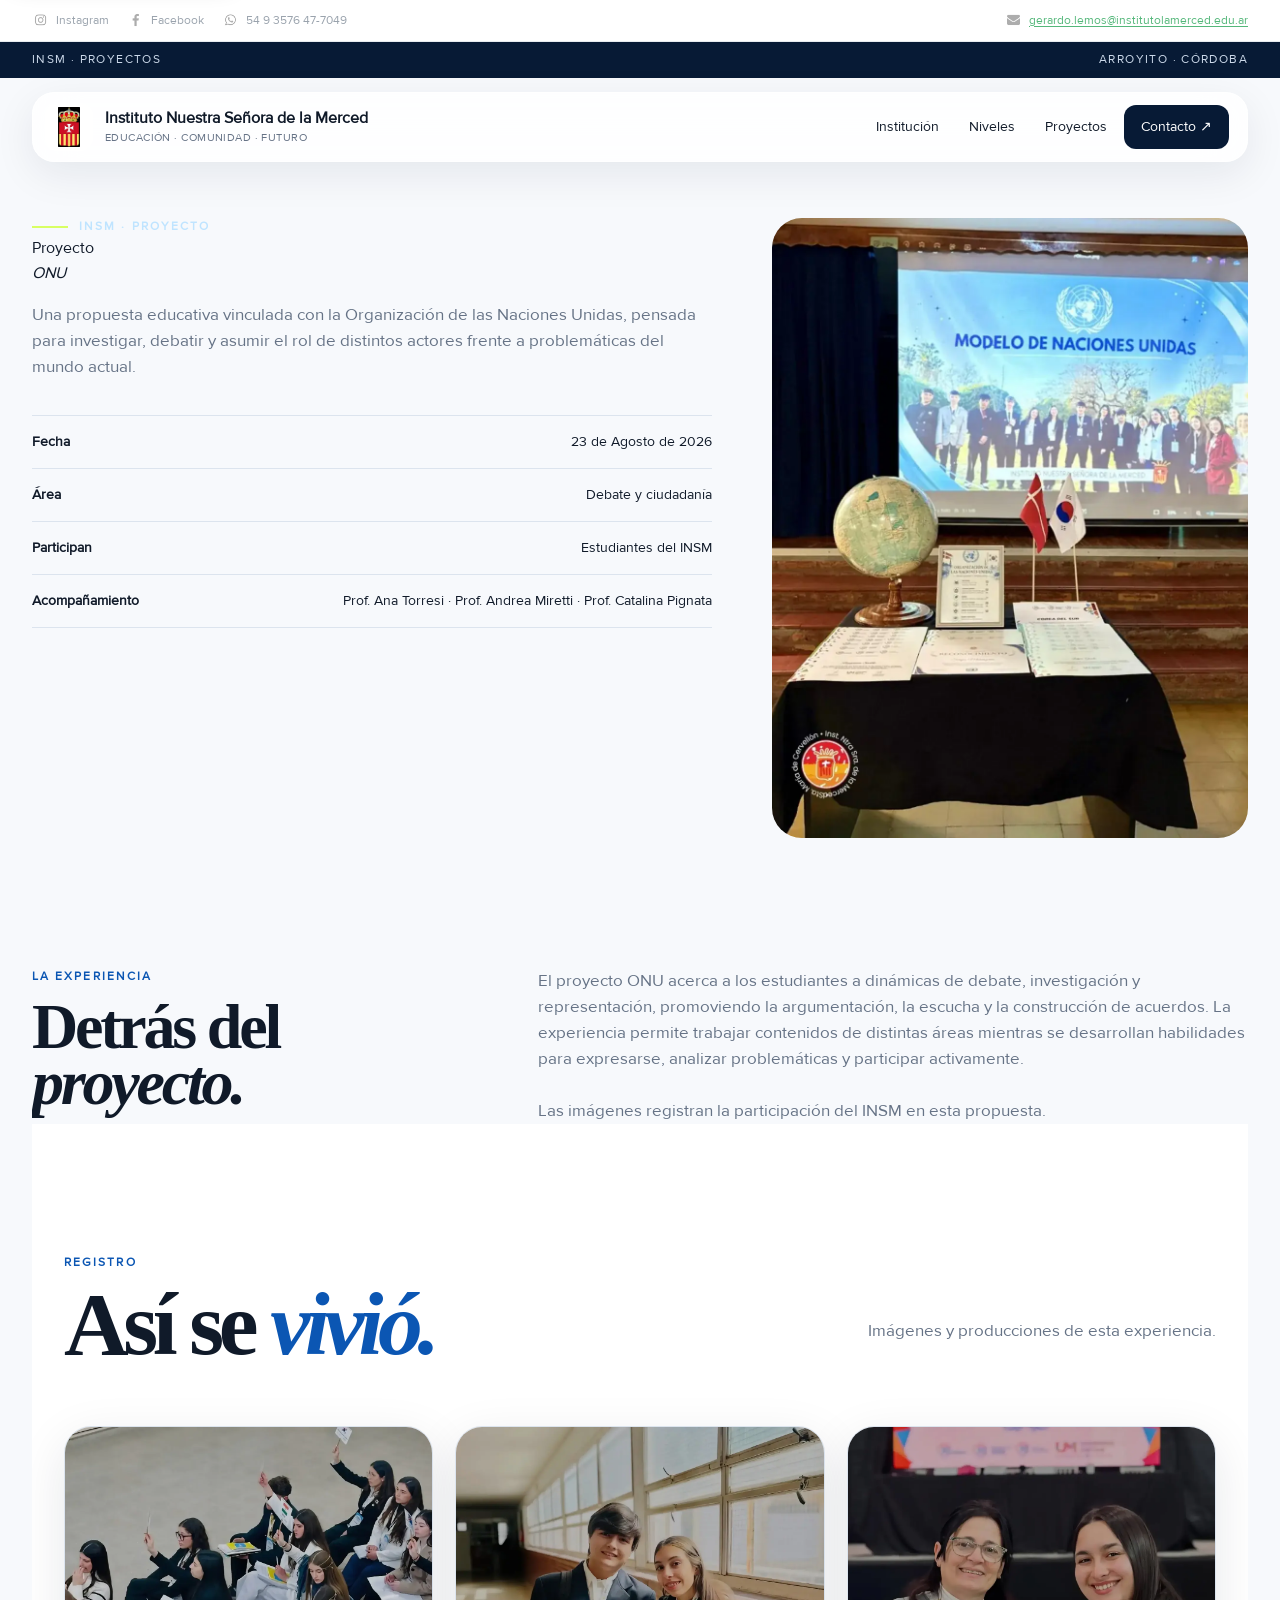
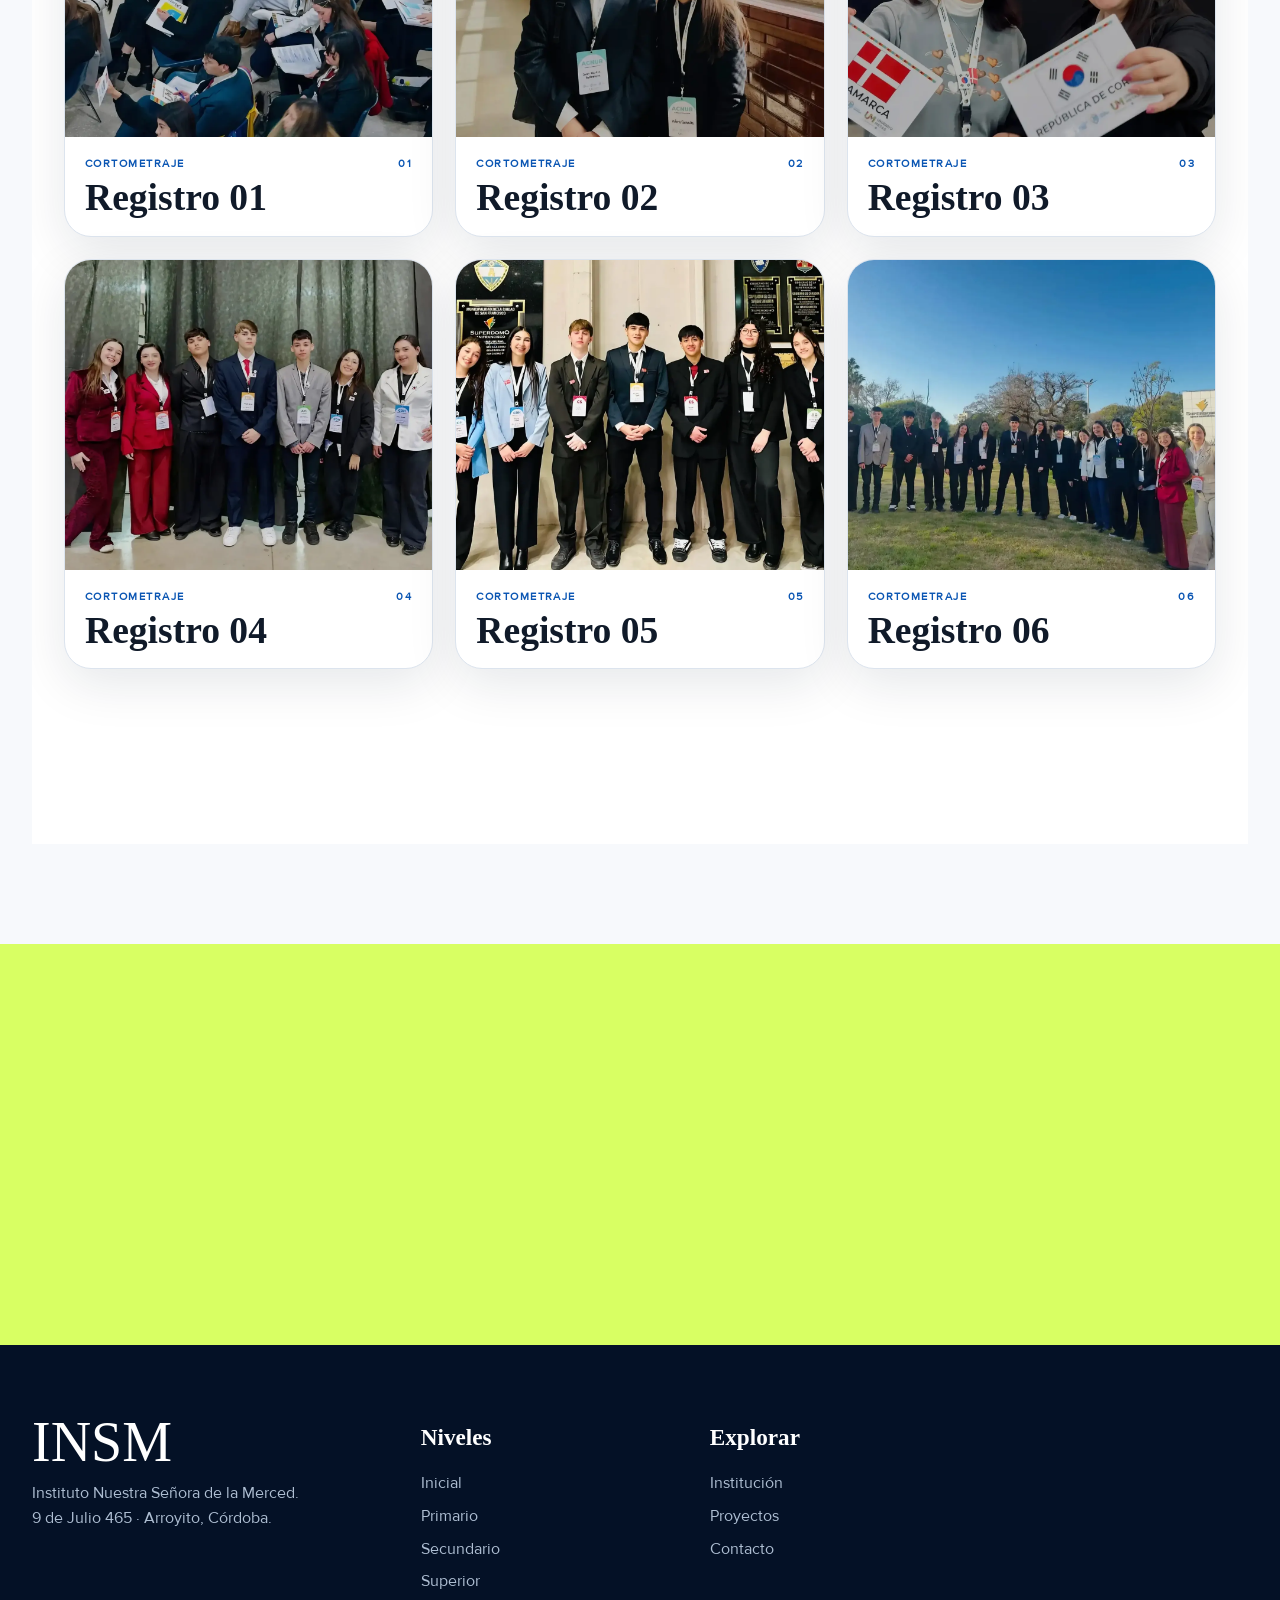
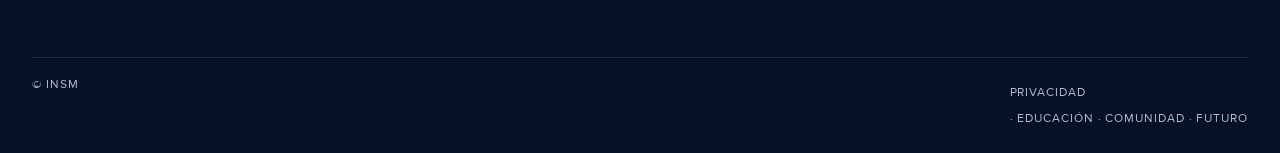
<file: Proyecto.html>
<!doctype html>
<html lang="es-AR"><head><meta charset="utf-8"/><meta content="width=device-width,initial-scale=1" name="viewport"/><meta content="Instituto Nuestra Señora de la Merced" name="author"/><meta content="strict-origin-when-cross-origin" name="referrer"/><title>Proyecto · INSM</title><meta content="Conocé proyectos educativos del Instituto Nuestra Señora de la Merced y las experiencias que forman parte de su comunidad." name="description"/><link href="img/favicon.ico" rel="icon"/><link href="modern.css" rel="stylesheet"/><meta content="index,follow,max-image-preview:large,max-snippet:-1,max-video-preview:-1" name="robots"/><link href="https://web95.vercel.app/Proyecto.html" rel="canonical"/><meta content="website" property="og:type"/><meta content="Proyecto · INSM" property="og:title"/><meta content="Conocé proyectos educativos del Instituto Nuestra Señora de la Merced y las experiencias que forman parte de su comunidad." property="og:description"><meta content="https://web95.vercel.app/Proyecto.html" property="og:url"/><meta content="INSM · Instituto Nuestra Señora de la Merced" property="og:site_name"/><meta content="summary_large_image" name="twitter:card"/><meta content="Proyecto · INSM" name="twitter:title"/><meta content="Conocé proyectos educativos del Instituto Nuestra Señora de la Merced y las experiencias que forman parte de su comunidad." name="twitter:description"/><meta content="light" name="color-scheme"/><meta content="#071a35" name="theme-color"/>
<link href="site.webmanifest" rel="manifest"/>

<meta content="https://web95.vercel.app/img/Convivencia.webp" property="og:image"/><meta content="https://web95.vercel.app/img/Convivencia.webp" name="twitter:image"/><script type="application/ld+json">{"@context":"https://schema.org","@graph":[{"@type":"EducationalOrganization","@id":"https://web95.vercel.app/#organization","name":"Instituto Nuestra Señora de la Merced","alternateName":"INSM","url":"https://web95.vercel.app/","logo":"https://web95.vercel.app/img/logo-fast.webp","description":"Instituto Nuestra Señora de la Merced de Arroyito, Córdoba: educación mercedaria, niveles educativos, proyectos, comunidad e inscripciones.","address":{"@type":"PostalAddress","streetAddress":"9 de Julio 465","addressLocality":"Arroyito","addressRegion":"Córdoba","postalCode":"2434","addressCountry":"AR"},"sameAs":["https://www.instagram.com/mercedariasarroyito/","https://www.facebook.com/estilomercedarioarroyito","https://www.youtube.com/@INSM.DIGITAL","https://www.tiktok.com/@insm.digital"],"email":"gerardo.lemos@institutolamerced.edu.ar","telephone":"+54 3576 477049","contactPoint":{"@type":"ContactPoint","contactType":"school information","email":"gerardo.lemos@institutolamerced.edu.ar","telephone":"+54 3576 477049","areaServed":"AR","availableLanguage":"es"}},{"@type":"WebSite","@id":"https://web95.vercel.app/#website","url":"https://web95.vercel.app/","name":"INSM · Instituto Nuestra Señora de la Merced","publisher":{"@id":"https://web95.vercel.app/#organization"},"inLanguage":"es-AR"},{"@type":"BreadcrumbList","itemListElement":[{"@type":"ListItem","position":1,"name":"Inicio","item":"https://web95.vercel.app/"},{"@type":"ListItem","position":2,"name":"Proyecto","item":"https://web95.vercel.app/Proyecto.html"}]}]}</script></head><body><a class="skip-link" href="#contenido">Saltar al contenido principal</a><div class="social-contact-bar"><div class="container social-contact-shell"><div class="social-group"><a aria-label="Instagram" href="https://www.instagram.com/mercedariasarroyito/" rel="noopener" target="_blank"><img alt="Instagram" decoding="async" height="64" loading="lazy" src="img/social/instagram.webp" width="64"/> <span>Instagram</span></a><a aria-label="Facebook" href="https://www.facebook.com/estilomercedarioarroyito" rel="noopener" target="_blank"><img alt="Facebook" decoding="async" height="64" loading="lazy" src="img/social/facebook.webp" width="64"/> <span>Facebook</span></a><a aria-label="WhatsApp" href="https://wa.me/5493576477049" rel="noopener" target="_blank"><img alt="WhatsApp" decoding="async" height="64" loading="lazy" src="img/social/whatsapp.webp" width="64"/> <span>54 9 3576 47-7049</span></a></div><div class="contact-group"><a aria-label="Correo electrónico" href="mailto:gerardo.lemos@institutolamerced.edu.ar"><img alt="Gmail" decoding="async" height="64" loading="lazy" src="img/social/gmail.webp" width="64"/> <span>gerardo.lemos@institutolamerced.edu.ar</span></a></div></div></div><div class="progress"></div><div class="topline"><div class="container"><span>INSM · Proyectos</span><span>Arroyito · Córdoba</span></div></div><header class="site-nav"><div class="container nav-shell"><a class="brand" href="index.html"><img alt="INSM" class="brand-mark" decoding="async" fetchpriority="high" height="180" loading="eager" src="img/logo-fast.webp" width="180"/><span class="brand-text">Instituto Nuestra Señora de la Merced<small>EDUCACIÓN · COMUNIDAD · FUTURO</small></span></a><nav aria-label="Navegación principal" class="nav-links"><a href="NuestroColegio.html">Institución</a><a href="index.html#niveles">Niveles</a><a href="Proyectos.html">Proyectos</a><a class="nav-cta" href="Contacto.html">Contacto ↗</a></nav><button aria-controls="mobileMenu" aria-expanded="false" aria-label="Abrir menú" class="menu-toggle" type="button">☰</button></div></header><div class="mobile-menu" id="mobileMenu"><a href="NuestroColegio.html">Institución</a><a href="index.html#niveles">Niveles</a><a href="Proyectos.html">Proyectos</a><a href="Contacto.html">Contacto</a></div><main class="project-page" id="contenido"><div class="container" id="projectRoot"><div class="project-detail"><div><div class="eyebrow">INSM · Proyecto</div><h1>Proyectos educativos<br/><em>del INSM.</em></h1><p class="project-detail-text">Conocé experiencias, producciones y propuestas de la comunidad educativa del Instituto Nuestra Señora de la Merced.</p></div></div></div></main><section class="cta"><div class="container cta-grid"><div><div class="section-label">Más experiencias</div><h2>Volvé a<br/>proyectos.</h2></div><div><p>Explorá otras producciones y experiencias de nuestra comunidad educativa.</p><a class="btn" href="Proyectos.html">Ver proyectos ↗</a></div></div></section><footer class="footer"><div class="container footer-grid"><div><div class="footer-brand">INSM</div><p>Instituto Nuestra Señora de la Merced.<br/>9 de Julio 465 · Arroyito, Córdoba.</p></div><div><h3>Niveles</h3><a href="NivelInicial.html">Inicial</a><a href="NivelPrimario.html">Primario</a><a href="NivelSecundario.html">Secundario</a><a href="NivelTerciario.html">Superior</a></div><div><h3>Explorar</h3><a href="NuestroColegio.html">Institución</a><a href="Proyectos.html">Proyectos</a><a href="Contacto.html">Contacto</a></div></div><div class="container footer-bottom"><span>© INSM</span><span><a href="privacidad.html">Privacidad</a> · Educación · Comunidad · Futuro</span></div></footer><script src="site.js" defer></script><script src="templates/data/proyectos-local.js"></script><script>
const params = new URLSearchParams(location.search);
const id = params.get('id') || location.hash.replace(/^#/, '') || 'onu';
const root = document.getElementById('projectRoot');

function escapeHtml(value) {
  return String(value ?? '').replace(/[&<>'"]/g, c => ({'&':'&amp;','<':'&lt;','>':'&gt;',"'":'&#39;','"':'&quot;'}[c]));
}
function renderProject(p) {
  if (!p) throw new Error('not found');
  const g=p.general||{}, h=p.hero||{}, a=p.academic||{};
  const fixAsset = value => { const v=String(value||''); return v.replace(/^\.\.\/img\//,'img/').replace(/^\.\/img\//,'img/'); };
  const gallery=Array.isArray(p.gallery)?p.gallery:[];
  const videos=Array.isArray(p.videos)?p.videos:[];
  const resources=Array.isArray(p.resources)?p.resources:[];
  const galleryHtml=gallery.length ? `
    <section class="section white project-gallery-section">
      <div class="container">
        <div class="section-head">
          <div><div class="section-label">Registro</div><h2 class="display">Así se <em>vivió.</em></h2></div>
          <p class="section-intro">Imágenes y producciones de esta experiencia.</p>
        </div>
        <div class="projects project-gallery-grid">
          ${gallery.map((item,i)=>{
            const image=fixAsset(typeof item==='string'?item:item.image);
            const title=typeof item==='string'?'Registro '+String(i+1).padStart(2,'0'):(item.title||'Registro '+String(i+1).padStart(2,'0'));
            const description=typeof item==='string'?'':(item.description||'');
            return `<div class="project-card project-gallery-card"><img src="${escapeHtml(image)}" alt="${escapeHtml(title)}" loading="lazy" decoding="async" width="1200" height="900"><div class="project-body"><div class="project-meta"><span>Cortometraje</span><span>${String(i+1).padStart(2,'0')}</span></div><h3>${escapeHtml(title)}</h3>${description?`<p>${escapeHtml(description)}</p>`:''}</div></div>`;
          }).join('')}
        </div>
      </div>
    </section>` : '';
  const videosHtml=videos.length ? `
    <section class="section project-video-section">
      <div class="container">
        <div class="section-head"><div><div class="section-label">Material audiovisual</div><h2 class="display">Mirá los <em>cortos.</em></h2></div></div>
        <div class="project-video-grid">${videos.map((src,i)=>`<div class="project-video-item"><iframe src="${escapeHtml(src)}" title="Video ${i+1}" loading="lazy" allowfullscreen></iframe></div>`).join('')}</div>
      </div>
    </section>` : '';
  const resourcesHtml=resources.length ? `
    <section class="section white project-resources-section"><div class="container"><div class="section-head"><div><div class="section-label">Enlaces</div><h2 class="display">Seguí <em>explorando.</em></h2></div></div><div class="project-resources">${resources.map(r=>`<a class="btn" href="${escapeHtml(r.url)}" target="_blank" rel="noopener"<i class="${escapeHtml(r.icon||'fas fa-link')}" rel="noopener"></i> ${escapeHtml(r.title||'Ver enlace')} ↗</a>`).join('')}</div></div></section>` : '';
  root.innerHTML=`
    <div class="project-detail">
      <div class="reveal visible"><div class="eyebrow">INSM · Proyecto</div><div class="project-title" role="heading" aria-level="1">${escapeHtml(h.titleLine1||p.title||'Proyecto')}<br><em>${escapeHtml(h.titleLine2||'')}</em></div><p class="project-detail-text">${g.summary||''}</p><div class="project-meta-list"><div><strong>Fecha</strong><span>${escapeHtml(g.date||'')}</span></div><div><strong>Área</strong><span>${escapeHtml(a.value3||'INSM')}</span></div><div><strong>Participan</strong><span>${escapeHtml(a.value1||'')}</span></div><div><strong>Acompañamiento</strong><span>${escapeHtml(a.value2||'')}</span></div></div></div>
      <div class="reveal visible delay-1"><img class="hero-img" src="${escapeHtml(fixAsset(g.image||h.backgroundImage||'img/Convivencia.webp'))}" alt="${escapeHtml(h.titleLine1||'Proyecto')}" loading="lazy" decoding="async"></div>
    </div>
    <div class="section" style="padding-bottom:0"><div class="content-grid"><aside class="content-sticky"><div class="section-label">La experiencia</div><h2>Detrás del <em>proyecto.</em></h2></aside><div class="content-body">${g.detail||''}</div></div></div>
    ${galleryHtml}${videosHtml}${resourcesHtml}`;
  document.title=(h.titleLine1||p.title||'Proyecto')+' · INSM';
}

async function loadProject(){
  if(!id){
    root.innerHTML='<div class="content-body"><h2>Proyecto no seleccionado.</h2><p>Volvé a proyectos para elegir uno.</p><a class="btn btn-dark" href="Proyectos.html">Volver a proyectos ↗</a></div>';
    return;
  }
  try {
    // Al abrir la web directamente desde la PC, usamos los datos locales.
    if (window.INSM_PROJECTS && window.INSM_PROJECTS[id]) {
      renderProject(window.INSM_PROJECTS[id]);
      return;
    }
    // Cuando la web está publicada en un servidor, usamos el JSON real.
    const response=await fetch('templates/data/proyectos/'+encodeURIComponent(id)+'.json');
    if(!response.ok) throw new Error('not found');
    renderProject(await response.json());
  } catch(error) {
    console.error(error);
    root.innerHTML='<div class="content-body"><h2>No se pudo cargar este proyecto.</h2><p>Revisá que exista su archivo JSON dentro de <strong>templates/data/proyectos/</strong>.</p><a class="btn btn-dark" href="Proyectos.html">Volver a proyectos ↗</a></div>';
  }
}
loadProject();
</script></body></html>
</file>
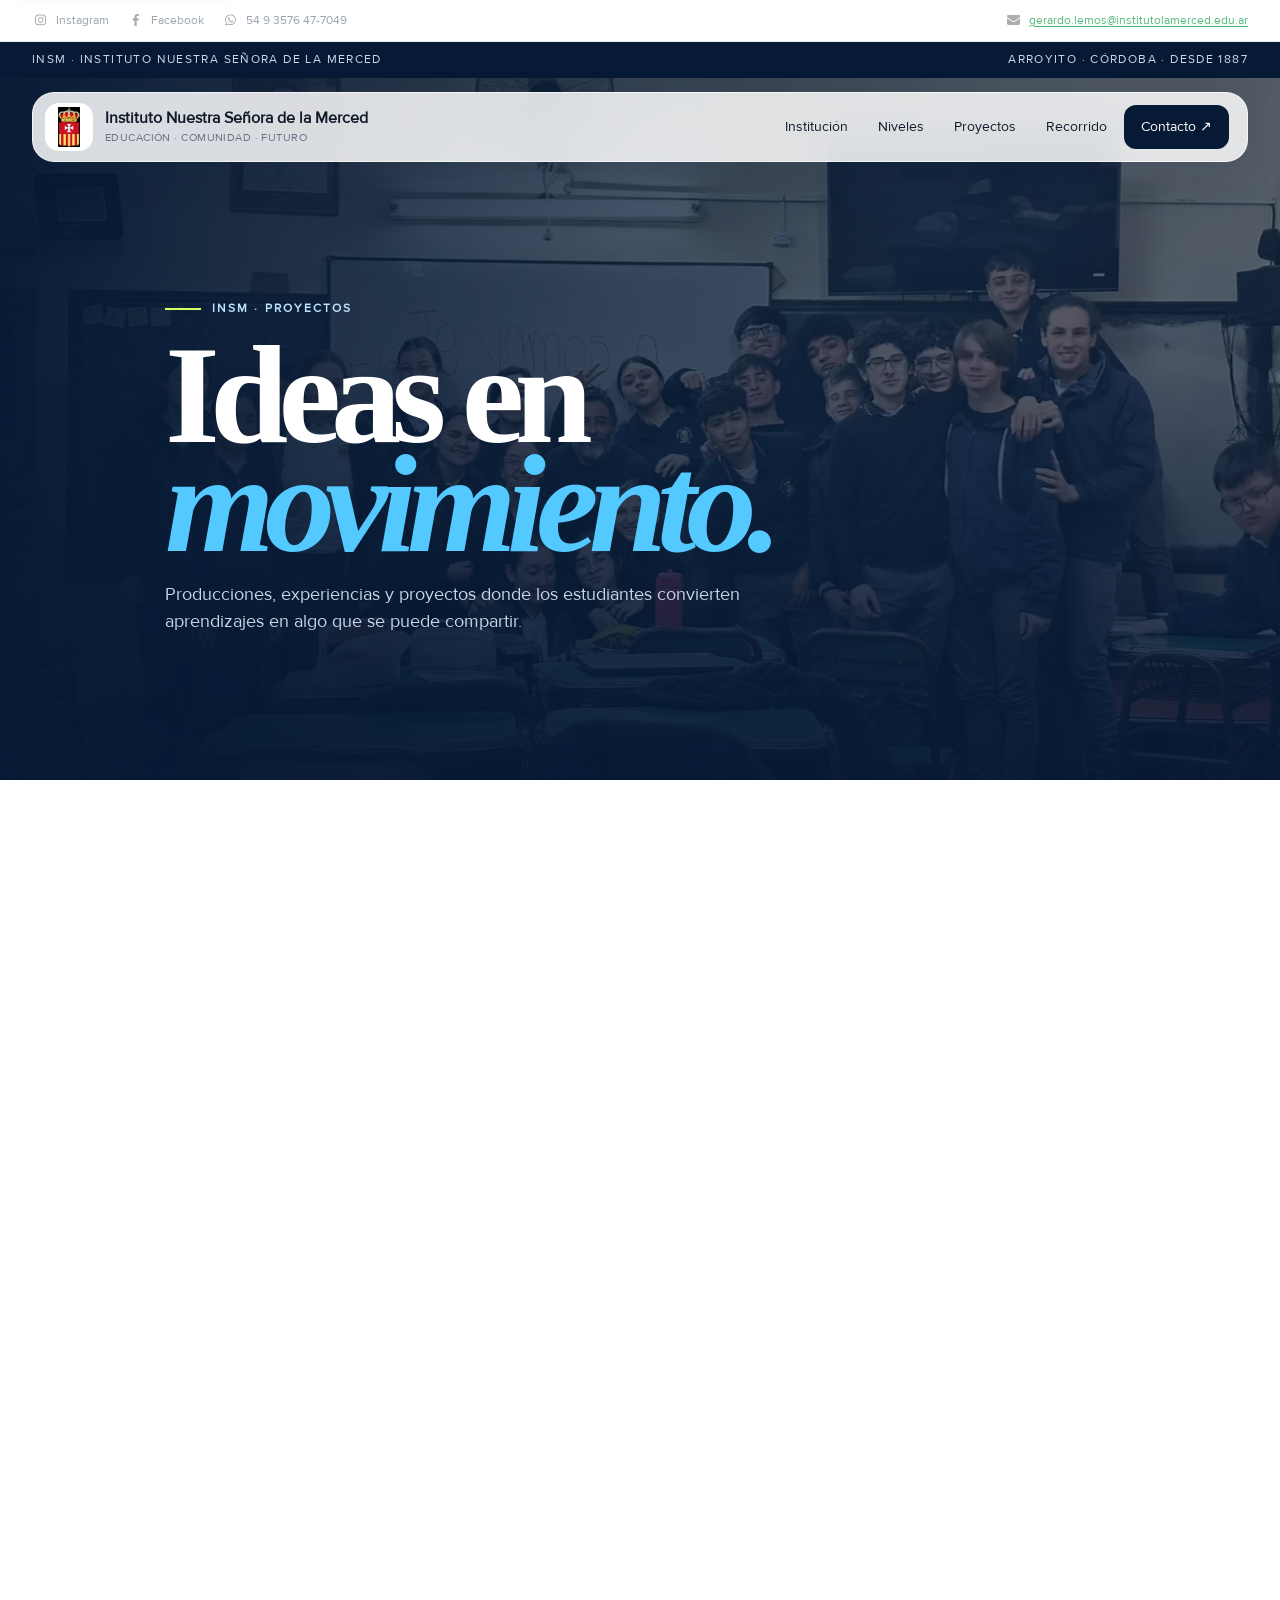
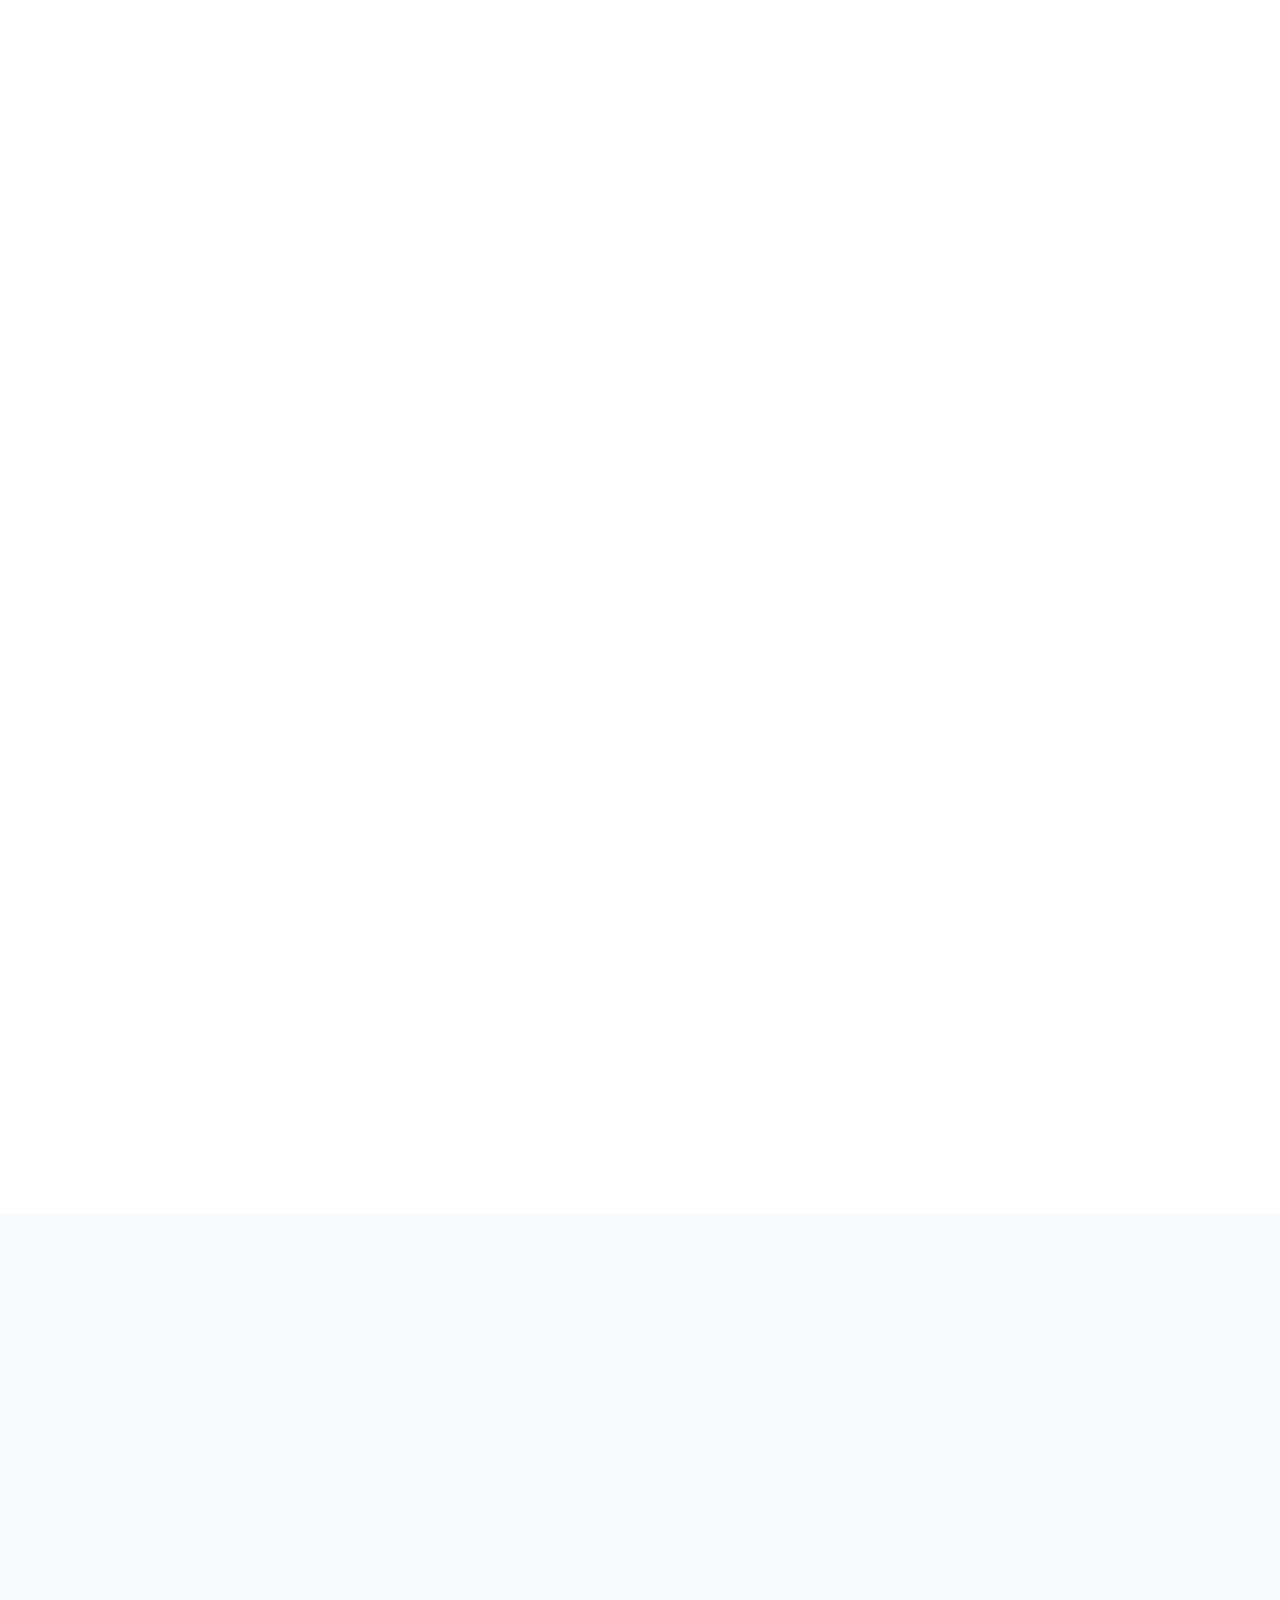
<file: Proyectos.html>
<!doctype html>
<html lang="es-AR"><head><meta charset="utf-8"/><meta content="width=device-width,initial-scale=1" name="viewport"/><meta content="Instituto Nuestra Señora de la Merced" name="author"/><meta content="strict-origin-when-cross-origin" name="referrer"/><title>Proyectos · INSM</title><meta content="Explorá proyectos y producciones del Instituto Nuestra Señora de la Merced: experiencias de estudiantes, comunidad, creatividad y aprendizaje." name="description"/><link href="img/favicon.ico" rel="icon"/><link href="modern.css" rel="stylesheet"/><meta content="index,follow,max-image-preview:large,max-snippet:-1,max-video-preview:-1" name="robots"/><link href="https://web95.vercel.app/Proyectos.html" rel="canonical"/><meta content="website" property="og:type"/><meta content="Proyectos · INSM" property="og:title"/><meta content="Explorá proyectos y producciones del Instituto Nuestra Señora de la Merced: experiencias de estudiantes, comunidad, creatividad y aprendizaje." property="og:description"><meta content="https://web95.vercel.app/Proyectos.html" property="og:url"/><meta content="INSM · Instituto Nuestra Señora de la Merced" property="og:site_name"/><meta content="summary_large_image" name="twitter:card"/><meta content="Proyectos · INSM" name="twitter:title"/><meta content="Explorá proyectos y producciones del Instituto Nuestra Señora de la Merced: experiencias de estudiantes, comunidad, creatividad y aprendizaje." name="twitter:description"/><meta content="light" name="color-scheme"/><meta content="#071a35" name="theme-color"/>
<link href="site.webmanifest" rel="manifest"/>

<meta content="https://web95.vercel.app/img/Convivencia.webp" property="og:image"/><meta content="https://web95.vercel.app/img/Convivencia.webp" name="twitter:image"/><link as="image" fetchpriority="high" href="img/Convivencia.webp" rel="preload"/><script type="application/ld+json">{"@context":"https://schema.org","@graph":[{"@type":"EducationalOrganization","@id":"https://web95.vercel.app/#organization","name":"Instituto Nuestra Señora de la Merced","alternateName":"INSM","url":"https://web95.vercel.app/","logo":"https://web95.vercel.app/img/logo-fast.webp","description":"Instituto Nuestra Señora de la Merced de Arroyito, Córdoba: educación mercedaria, niveles educativos, proyectos, comunidad e inscripciones.","address":{"@type":"PostalAddress","streetAddress":"9 de Julio 465","addressLocality":"Arroyito","addressRegion":"Córdoba","postalCode":"2434","addressCountry":"AR"},"sameAs":["https://www.instagram.com/mercedariasarroyito/","https://www.facebook.com/estilomercedarioarroyito","https://www.youtube.com/@INSM.DIGITAL","https://www.tiktok.com/@insm.digital"],"email":"gerardo.lemos@institutolamerced.edu.ar","telephone":"+54 3576 477049","contactPoint":{"@type":"ContactPoint","contactType":"school information","email":"gerardo.lemos@institutolamerced.edu.ar","telephone":"+54 3576 477049","areaServed":"AR","availableLanguage":"es"}},{"@type":"WebSite","@id":"https://web95.vercel.app/#website","url":"https://web95.vercel.app/","name":"INSM · Instituto Nuestra Señora de la Merced","publisher":{"@id":"https://web95.vercel.app/#organization"},"inLanguage":"es-AR"},{"@type":"BreadcrumbList","itemListElement":[{"@type":"ListItem","position":1,"name":"Inicio","item":"https://web95.vercel.app/"},{"@type":"ListItem","position":2,"name":"Proyectos","item":"https://web95.vercel.app/Proyectos.html"}]}]}</script></head><body><a class="skip-link" href="#contenido">Saltar al contenido principal</a><div class="social-contact-bar"><div class="container social-contact-shell"><div class="social-group"><a aria-label="Instagram" href="https://www.instagram.com/mercedariasarroyito/" rel="noopener" target="_blank"><img alt="Instagram" decoding="async" height="64" loading="lazy" src="img/social/instagram.webp" width="64"/> <span>Instagram</span></a><a aria-label="Facebook" href="https://www.facebook.com/estilomercedarioarroyito" rel="noopener" target="_blank"><img alt="Facebook" decoding="async" height="64" loading="lazy" src="img/social/facebook.webp" width="64"/> <span>Facebook</span></a><a aria-label="WhatsApp" href="https://wa.me/5493576477049" rel="noopener" target="_blank"><img alt="WhatsApp" decoding="async" height="64" loading="lazy" src="img/social/whatsapp.webp" width="64"/> <span>54 9 3576 47-7049</span></a></div><div class="contact-group"><a aria-label="Correo electrónico" href="mailto:gerardo.lemos@institutolamerced.edu.ar"><img alt="Gmail" decoding="async" height="64" loading="lazy" src="img/social/gmail.webp" width="64"/> <span>gerardo.lemos@institutolamerced.edu.ar</span></a></div></div></div><div class="progress"></div><div class="topline"><div class="container"><span>INSM · Instituto Nuestra Señora de la Merced</span><span>Arroyito · Córdoba · Desde 1887</span></div></div><header class="site-nav"><div class="container nav-shell"><a class="brand" href="index.html"><img alt="INSM" class="brand-mark" decoding="async" fetchpriority="high" height="180" loading="eager" src="img/logo-fast.webp" width="180"/><span class="brand-text">Instituto Nuestra Señora de la Merced<small>EDUCACIÓN · COMUNIDAD · FUTURO</small></span></a><nav aria-label="Navegación principal" class="nav-links"><a href="NuestroColegio.html">Institución</a><a href="index.html#niveles">Niveles</a><a href="Proyectos.html">Proyectos</a><a href="index.html#recorrido">Recorrido</a><a class="nav-cta" href="Contacto.html">Contacto ↗</a></nav><button aria-controls="mobileMenu" aria-expanded="false" aria-label="Abrir menú" class="menu-toggle" type="button">☰</button></div></header><div class="mobile-menu" id="mobileMenu"><a href="NuestroColegio.html">Institución</a><a href="index.html#niveles">Niveles</a><a href="Proyectos.html">Proyectos</a><a href="index.html#recorrido">Recorrido</a><a href="Contacto.html">Contacto</a></div><main id="contenido"><section class="page-hero"><div class="page-hero-bg"><img alt="Proyectos INSM" decoding="async" fetchpriority="high" height="1200" loading="eager" src="img/Informatica 3.webp" width="1600"/></div><div class="container page-hero-content"><div class="eyebrow reveal">INSM · Proyectos</div><h1 class="reveal delay-1">Ideas en <em>movimiento.</em></h1><p class="reveal delay-2">Producciones, experiencias y proyectos donde los estudiantes convierten aprendizajes en algo que se puede compartir.</p></div></section><section class="section white"><div class="container"><div class="section-head"><div><div class="section-label">Archivo vivo</div><h2 class="display">Deslizá. <em>Descubrí.</em></h2></div><p class="section-intro">Explorá proyectos y producciones de distintas áreas y promociones.</p></div><div class="projects" id="projectGrid"></div><div class="drag-note">← Arrastrá para explorar →</div></div></section><section class="split-image"><div class="photo" style="background-image:url('img/EME.webp')"></div><div class="content"><div class="section-label">Producción estudiantil</div><h3>Cuando una idea sale del <em>aula.</em></h3><p>Revistas, cortometrajes, eventos, propuestas culturales y experiencias colaborativas forman parte de una escuela que también aprende haciendo.</p></div></section><section class="cta"><div class="container cta-grid"><div><div class="section-label">¿Tenés una propuesta?</div><h2>Hacé que<br/>suceda.</h2></div><div><p>Los proyectos son una oportunidad para investigar, crear, trabajar en equipo y compartir resultados.</p><a class="btn" href="Contacto.html">Contactar ↗</a></div></div></section><script src="templates/data/proyectos-local.js" defer></script></main><footer class="footer"><div class="container footer-grid"><div><div class="footer-brand">INSM</div><p>Instituto Nuestra Señora de la Merced.<br/>9 de Julio 465 · Arroyito, Córdoba.</p></div><div><h3>Niveles</h3><a href="NivelInicial.html">Inicial</a><a href="NivelPrimario.html">Primario</a><a href="NivelSecundario.html">Secundario</a><a href="NivelTerciario.html">Superior</a></div><div><h3>Explorar</h3><a href="NuestroColegio.html">Nuestra institución</a><a href="Proyectos.html">Proyectos</a><a href="Contacto.html">Contacto</a></div><div><h3>Comunidad</h3><a href="https://www.instagram.com/mercedariasarroyito/" rel="noopener" target="_blank">Instagram ↗</a><a href="https://www.youtube.com/@INSM.DIGITAL" rel="noopener" target="_blank">YouTube ↗</a><a href="https://www.tiktok.com/@insm.digital" rel="noopener" target="_blank">TikTok ↗</a></div></div><div class="container footer-bottom"><span>© INSM · Instituto Nuestra Señora de la Merced</span><span><a href="privacidad.html">Privacidad</a> · Educación · Comunidad · Futuro</span></div></footer><script src="site.js" defer></script><script src="proyectos.js" defer></script></body></html>
</file>
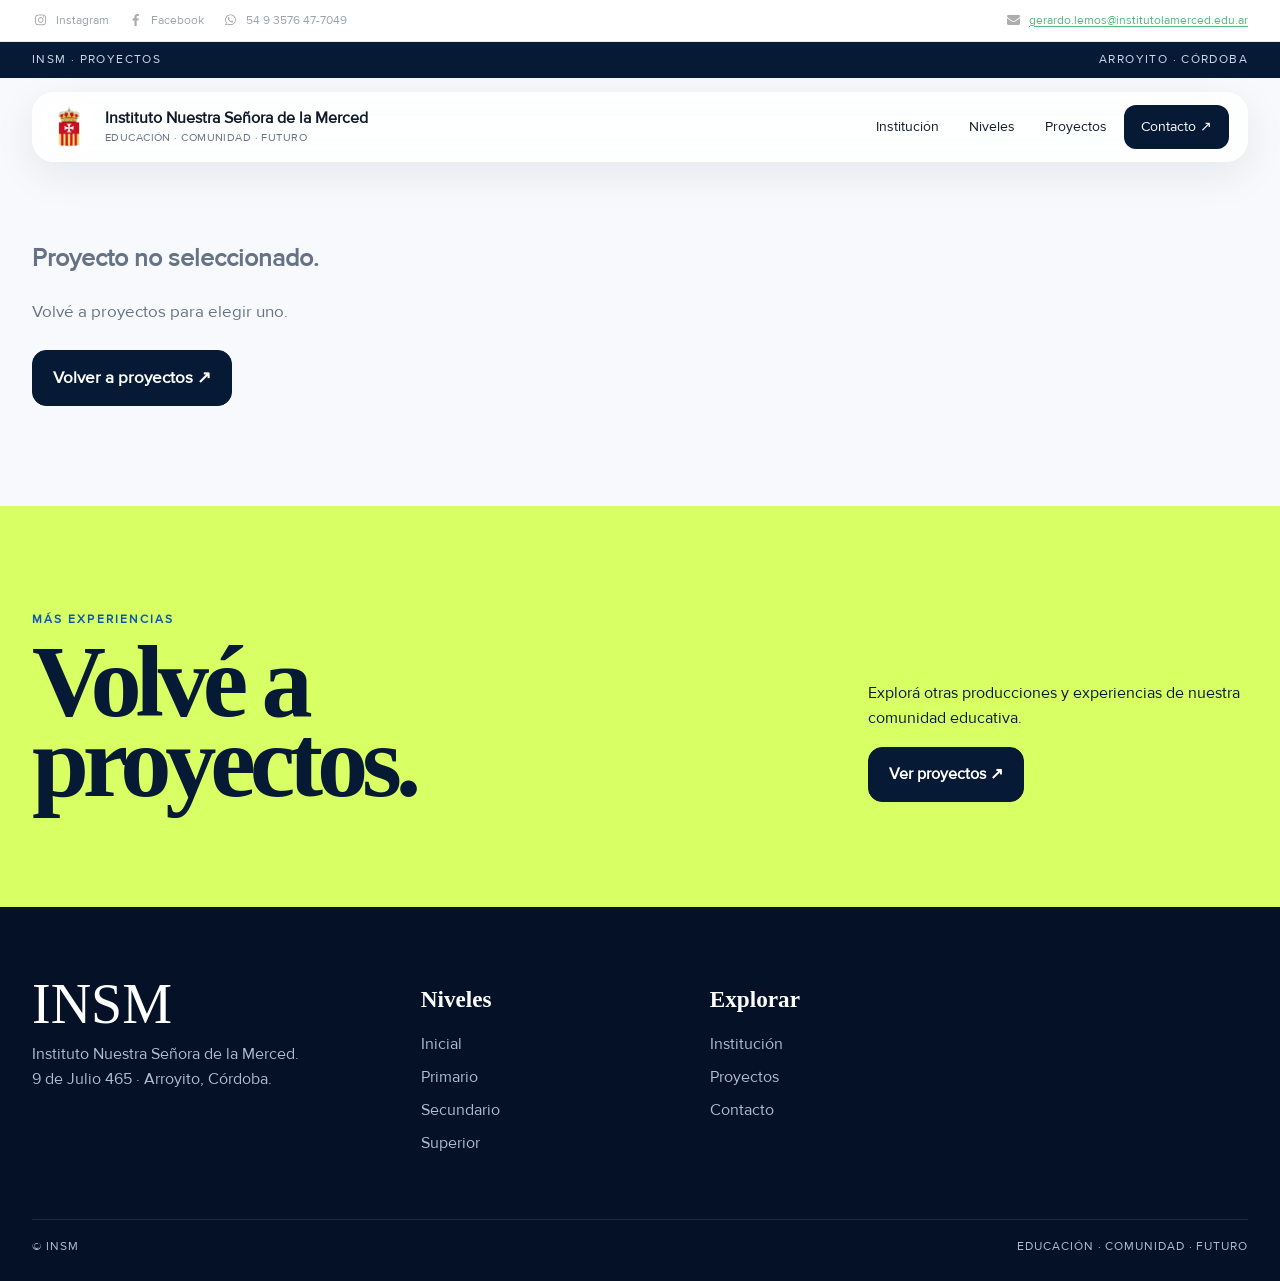
<file: templates/Proyecto.html>
<!doctype html>
<!DOCTYPE html>

<html lang="es"><head><meta charset="utf-8"/><meta content="width=device-width,initial-scale=1" name="viewport"/><meta content="Instituto Nuestra Señora de la Merced" name="author"/><meta content="strict-origin-when-cross-origin" name="referrer"/><title>Proyecto · INSM</title><link href="../img/favicon.ico" rel="icon"/><link href="../modern.css" rel="stylesheet"/><meta content="noindex,nofollow,noarchive" name="robots"/><link href="https://elsonso1920-max.github.io/webinsm/templates/Proyecto.html" rel="canonical"/><meta content="#071a35" name="theme-color"/>
<link href="../site.webmanifest" rel="manifest"/>
</head><body><div class="social-contact-bar"><div class="container social-contact-shell"><div class="social-group"><a aria-label="Instagram" href="https://www.instagram.com/mercedariasarroyito/" rel="noopener" target="_blank"><img alt="Instagram" decoding="async" loading="lazy" src="../img/social/instagram.webp"/> <span>Instagram</span></a><a aria-label="Facebook" href="https://www.facebook.com/estilomercedarioarroyito" rel="noopener" target="_blank"><img alt="Facebook" decoding="async" loading="lazy" src="../img/social/facebook.webp"/> <span>Facebook</span></a><a aria-label="WhatsApp" href="https://wa.me/5493576477049" rel="noopener" target="_blank"><img alt="WhatsApp" decoding="async" loading="lazy" src="../img/social/whatsapp.webp"/> <span>54 9 3576 47-7049</span></a></div><div class="contact-group"><a aria-label="Correo electrónico" href="mailto:gerardo.lemos@institutolamerced.edu.ar"><img alt="Gmail" decoding="async" loading="lazy" src="../img/social/gmail.webp"/> <span>gerardo.lemos@institutolamerced.edu.ar</span></a></div></div></div><div class="progress"></div><div class="cursor"></div><div class="topline"><div class="container"><span>INSM · Proyectos</span><span>Arroyito · Córdoba</span></div></div><header class="site-nav"><div class="container nav-shell"><a class="brand" href="../index.html"><img alt="INSM" class="brand-mark" decoding="async" loading="lazy" src="../img/logo.webp"/><span class="brand-text">Instituto Nuestra Señora de la Merced<small>EDUCACIÓN · COMUNIDAD · FUTURO</small></span></a><nav class="nav-links"><a href="../NuestroColegio.html">Institución</a><a href="../index.html#niveles">Niveles</a><a href="../Proyectos.html">Proyectos</a><a class="nav-cta" href="../Contacto.html">Contacto ↗</a></nav><button aria-controls="mobileMenu" aria-expanded="false" aria-label="Abrir menú" class="menu-toggle" type="button">☰</button></div></header><div class="mobile-menu" id="mobileMenu"><a href="../NuestroColegio.html">Institución</a><a href="../index.html#niveles">Niveles</a><a href="../Proyectos.html">Proyectos</a><a href="../Contacto.html">Contacto</a></div><main class="project-page"><div class="container" id="projectRoot"><div class="project-detail"><div><div class="eyebrow">INSM · Proyecto</div><h1>Cargando<br/><em>proyecto.</em></h1></div></div></div></main><section class="cta"><div class="container cta-grid"><div><div class="section-label">Más experiencias</div><h2>Volvé a<br/>proyectos.</h2></div><div><p>Explorá otras producciones y experiencias de nuestra comunidad educativa.</p><a class="btn" href="../Proyectos.html">Ver proyectos ↗</a></div></div></section><footer class="footer"><div class="container footer-grid"><div><div class="footer-brand">INSM</div><p>Instituto Nuestra Señora de la Merced.<br/>9 de Julio 465 · Arroyito, Córdoba.</p></div><div><h3>Niveles</h3><a href="../NivelInicial.html">Inicial</a><a href="../NivelPrimario.html">Primario</a><a href="../NivelSecundario.html">Secundario</a><a href="../NivelTerciario.html">Superior</a></div><div><h3>Explorar</h3><a href="../NuestroColegio.html">Institución</a><a href="../Proyectos.html">Proyectos</a><a href="../Contacto.html">Contacto</a></div></div><div class="container footer-bottom"><span>© INSM</span><span>Educación · Comunidad · Futuro</span></div></footer><script src="../site.js"></script><script src="data/proyectos-local.js"></script><script>
const id = new URLSearchParams(location.search).get('id');
const root = document.getElementById('projectRoot');

function escapeHtml(value) {
  return String(value ?? '').replace(/[&<>'"]/g, c => ({'&':'&amp;','<':'&lt;','>':'&gt;',"'":'&#39;','"':'&quot;'}[c]));
}
function renderProject(p) {
  if (!p) throw new Error('not found');
  const g=p.general||{}, h=p.hero||{}, a=p.academic||{};
  const gallery=Array.isArray(p.gallery)?p.gallery:[];
  const videos=Array.isArray(p.videos)?p.videos:[];
  const resources=Array.isArray(p.resources)?p.resources:[];
  const galleryHtml=gallery.length ? `
    <section class="section white project-gallery-section">
      <div class="container">
        <div class="section-head">
          <div><div class="section-label">Registro</div><h2 class="display">Así se <em>vivió.</em></h2></div>
          <p class="section-intro">Imágenes y producciones de esta experiencia.</p>
        </div>
        <div class="projects project-gallery-grid">
          ${gallery.map((item,i)=>{
            const image=typeof item==='string'?item:item.image;
            const title=typeof item==='string'?'Registro '+String(i+1).padStart(2,'0'):(item.title||'Registro '+String(i+1).padStart(2,'0'));
            const description=typeof item==='string'?'':(item.description||'');
            return `<div class="project-card project-gallery-card"><img src="${escapeHtml(image)}" alt="${escapeHtml(title)}" loading="lazy"><div class="project-body"><div class="project-meta"><span>Cortometraje</span><span>${String(i+1).padStart(2,'0')}</span></div><h3>${escapeHtml(title)}</h3>${description?`<p>${escapeHtml(description)}</p>`:''}</div></div>`;
          }).join('')}
        </div>
      </div>
    </section>` : '';
  const videosHtml=videos.length ? `
    <section class="section project-video-section">
      <div class="container">
        <div class="section-head"><div><div class="section-label">Material audiovisual</div><h2 class="display">Mirá los <em>cortos.</em></h2></div></div>
        <div class="project-video-grid">${videos.map((src,i)=>`<div class="project-video-item"><iframe src="${escapeHtml(src)}" title="Video ${i+1}" loading="lazy" allowfullscreen></iframe></div>`).join('')}</div>
      </div>
    </section>` : '';
  const resourcesHtml=resources.length ? `
    <section class="section white project-resources-section"><div class="container"><div class="section-head"><div><div class="section-label">Enlaces</div><h2 class="display">Seguí <em>explorando.</em></h2></div></div><div class="project-resources">${resources.map(r=>`<a class="btn" href="${escapeHtml(r.url)}" target="_blank" rel="noopener"><i class="${escapeHtml(r.icon||'fas fa-link')}"></i> ${escapeHtml(r.title||'Ver enlace')} ↗</a>`).join('')}</div></div></section>` : '';
  root.innerHTML=`
    <div class="project-detail">
      <div class="reveal visible"><div class="eyebrow">INSM · Proyecto</div><h1>${escapeHtml(h.titleLine1||p.title||'Proyecto')}<br><em>${escapeHtml(h.titleLine2||'')}</em></h1><p class="project-detail-text">${g.summary||''}</p><div class="project-meta-list"><div><strong>Fecha</strong><span>${escapeHtml(g.date||'')}</span></div><div><strong>Área</strong><span>${escapeHtml(a.value3||'INSM')}</span></div><div><strong>Participan</strong><span>${escapeHtml(a.value1||'')}</span></div><div><strong>Acompañamiento</strong><span>${escapeHtml(a.value2||'')}</span></div></div></div>
      <div class="reveal visible delay-1"><img class="hero-img" src="${escapeHtml(g.image||h.backgroundImage||'../img/Convivencia.webp')}" alt="${escapeHtml(h.titleLine1||'Proyecto')}"></div>
    </div>
    <div class="section" style="padding-bottom:0"><div class="content-grid"><aside class="content-sticky"><div class="section-label">La experiencia</div><h2>Detrás del <em>proyecto.</em></h2></aside><div class="content-body">${g.detail||''}</div></div></div>
    ${galleryHtml}${videosHtml}${resourcesHtml}`;
  document.title=(h.titleLine1||p.title||'Proyecto')+' · INSM';
}

async function loadProject(){
  if(!id){
    root.innerHTML='<div class="content-body"><h2>Proyecto no seleccionado.</h2><p>Volvé a proyectos para elegir uno.</p><a class="btn btn-dark" href="../Proyectos.html">Volver a proyectos ↗</a></div>';
    return;
  }
  try {
    // Al abrir la web directamente desde la PC, usamos los datos locales.
    if (window.INSM_PROJECTS && window.INSM_PROJECTS[id]) {
      renderProject(window.INSM_PROJECTS[id]);
      return;
    }
    // Cuando la web está publicada en un servidor, usamos el JSON real.
    const response=await fetch('data/proyectos/'+encodeURIComponent(id)+'.json');
    if(!response.ok) throw new Error('not found');
    renderProject(await response.json());
  } catch(error) {
    console.error(error);
    root.innerHTML='<div class="content-body"><h2>No se pudo cargar este proyecto.</h2><p>Revisá que exista su archivo JSON dentro de <strong>templates/data/proyectos/</strong>.</p><a class="btn btn-dark" href="../Proyectos.html">Volver a proyectos ↗</a></div>';
  }
}
loadProject();
</script></body></html>
</file>
<file: speed.css>
:root{--navy:#071a35;--blue:#1769d2;--sky:#eef5fb;--lime:#c9f36b;--ink:#10233b;--muted:#5d6d80;--line:#dce5ee;--white:#fff;--radius:22px}*{box-sizing:border-box}html{scroll-behavior:smooth}body{margin:0;color:var(--ink);font-family:system-ui,-apple-system,BlinkMacSystemFont,"Segoe UI",sans-serif;background:#fff;line-height:1.55}a{color:inherit;text-decoration:none}a:focus-visible,button:focus-visible,summary:focus-visible{outline:3px solid #ffb000;outline-offset:4px}.wrap{width:min(1120px,calc(100% - 40px));margin:auto}.skip{position:absolute;left:12px;top:-60px;background:#fff;color:#071a35;padding:12px 16px;z-index:100;border-radius:8px}.skip:focus{top:12px}.header{position:relative;background:#fff;border-bottom:1px solid var(--line);z-index:10}.bar{display:flex;justify-content:space-between;gap:20px;background:var(--navy);color:#dce8f5;padding:8px max(20px,calc((100% - 1120px)/2));font-size:12px}.nav{min-height:78px;display:flex;align-items:center;justify-content:space-between;gap:25px}.brand{display:flex;align-items:center;gap:12px;min-width:0}.brand img{width:52px;height:52px;object-fit:contain}.brand strong{display:block;font-family:Georgia,serif;font-size:18px;line-height:1.1}.brand small{display:block;color:var(--blue);font-weight:800;letter-spacing:.12em;font-size:10px;margin-top:5px}.nav nav{display:flex;align-items:center;gap:22px;font-size:14px;font-weight:700}.nav nav>a:not(.button):hover,.text-link:hover{color:var(--blue)}.button{display:inline-flex;align-items:center;justify-content:center;min-height:48px;padding:12px 20px;border-radius:999px;background:var(--lime);color:var(--navy);font-weight:850;border:2px solid var(--lime);transition:transform .15s ease}.button:hover{transform:translateY(-2px)}.button.small{min-height:40px;padding:9px 15px}.button.ghost{background:rgba(255,255,255,.08);color:#fff;border-color:rgba(255,255,255,.7)}.button.dark{background:var(--navy);color:#fff;border-color:var(--navy)}.ghost-light{background:transparent;color:#fff;border-color:#fff}.hero{min-height:680px;position:relative;display:grid;align-items:center;overflow:hidden;background:var(--navy);color:#fff}.hero-image{position:absolute;inset:0;width:100%;height:100%;object-fit:cover;object-position:center;filter:saturate(.8)}.hero-overlay{position:absolute;inset:0;background:linear-gradient(90deg,rgba(7,26,53,.94) 0%,rgba(7,26,53,.72) 48%,rgba(7,26,53,.2) 100%)}.hero-content{position:relative;padding:90px 0}.eyebrow{font-size:12px;letter-spacing:.16em;font-weight:850;color:var(--blue);margin:0 0 14px}.hero .eyebrow{color:var(--lime)}h1,h2,h3,p{margin-top:0}.hero h1{font-family:Georgia,serif;font-size:clamp(64px,10vw,128px);line-height:.82;letter-spacing:-.065em;margin:0 0 28px}.hero h1 em,h2 em{font-style:italic;color:var(--lime)}.lead{max-width:610px;font-size:clamp(18px,2vw,23px);color:#e6eef7;margin-bottom:30px}.direct{display:flex;flex-wrap:wrap;gap:16px;margin:0 0 28px}.direct a{color:#fff;font-weight:750}.direct a:hover{color:var(--lime)}.actions{display:flex;flex-wrap:wrap;gap:12px}.trust{display:grid;grid-template-columns:repeat(4,1fr);border:1px solid var(--line);border-top:0}.trust div{padding:25px;border-right:1px solid var(--line)}.trust div:last-child{border-right:0}.trust b{display:block;font-family:Georgia,serif;font-size:25px}.trust span{display:block;color:var(--muted);font-size:12px;margin-top:4px}.section{padding:100px 0}.section.light{background:var(--sky)}.section-head{display:flex;justify-content:space-between;gap:50px;align-items:end;margin-bottom:42px}.section-head>p{max-width:470px;color:var(--muted)}h2{font-family:Georgia,serif;font-size:clamp(45px,6vw,78px);line-height:.92;letter-spacing:-.055em;margin-bottom:0}h2 em{color:var(--blue)}.levels{display:grid;grid-template-columns:repeat(4,1fr);border-top:1px solid var(--line)}.levels a{padding:28px 20px 30px;border-right:1px solid var(--line);border-bottom:1px solid var(--line);min-height:260px;display:flex;flex-direction:column}.levels a:last-child{border-right:0}.levels a:hover{background:var(--navy);color:#fff}.levels span,.features span{font-size:11px;font-weight:850;color:var(--blue);letter-spacing:.1em}.levels h3{font-family:Georgia,serif;font-size:40px;margin:38px 0 8px}.levels p{color:var(--muted);font-size:14px}.levels a:hover p{color:#d8e4f1}.levels b{margin-top:auto;font-size:13px}.split{display:grid;grid-template-columns:1.1fr .9fr;background:var(--navy);color:#fff}.split>div{padding:100px max(20px,calc((100vw - 1120px)/2)) 100px max(20px,calc((100vw - 1120px)/2))}.split>div{padding-right:70px}.split h2{max-width:650px}.split h2 em{color:var(--lime)}.split p{max-width:620px;color:#c6d4e4;font-size:18px;margin-top:25px}.split aside{background:var(--lime);color:var(--navy);padding:80px;display:flex;flex-direction:column;justify-content:center}.split aside strong{font-family:Georgia,serif;font-size:clamp(38px,5vw,70px);line-height:.95}.split aside span{margin-top:30px;font-weight:800}.text-link{display:inline-block;margin-top:15px;color:var(--lime);font-weight:850}.features{display:grid;grid-template-columns:repeat(3,1fr);gap:1px;background:var(--line);border:1px solid var(--line)}.features article{background:#fff;padding:32px;min-height:220px}.features h3{font-family:Georgia,serif;font-size:34px;margin:45px 0 8px}.features p{color:var(--muted)}.contact-cta{background:var(--blue);color:#fff;padding:100px 0}.contact-cta h2{font-size:clamp(52px,7vw,90px)}.contact-cta h2 em{color:var(--lime)}.contact-cta>div>p:not(.eyebrow){max-width:620px;font-size:19px;color:#e8f1fb;margin:22px 0 30px}.faq details{border-top:1px solid var(--line);padding:24px 0}.faq details:last-child{border-bottom:1px solid var(--line)}summary{cursor:pointer;font-weight:800;font-size:18px}.faq details p{margin:16px 0 0;color:var(--muted)}.faq a{color:var(--blue);font-weight:800}.footer{background:#06162c;color:#d7e3ef;padding:70px 0 25px}.footer-grid{display:grid;grid-template-columns:2fr 1fr 1fr 1fr;gap:45px}.footer strong{font-family:Georgia,serif;font-size:48px;color:#fff}.footer p{color:#aebed0}.footer b{display:block;color:#fff;margin-bottom:15px}.footer a{display:block;color:#b9c8d8;font-size:14px;margin:8px 0}.footer a:hover{color:var(--lime)}.footer-bottom{border-top:1px solid #1b3450;margin-top:45px;padding-top:20px;font-size:12px;color:#8fa3b8}@media(max-width:850px){.bar span:last-child{display:none}.nav{min-height:70px}.brand strong{font-size:15px}.brand small{font-size:8px}.nav nav{gap:10px}.nav nav>a:not(.button){display:none}.hero{min-height:640px}.hero-overlay{background:linear-gradient(90deg,rgba(7,26,53,.94),rgba(7,26,53,.55))}.hero-content{padding:75px 0}.trust{grid-template-columns:repeat(2,1fr)}.trust div:nth-child(2){border-right:0}.levels{grid-template-columns:repeat(2,1fr)}.levels a:nth-child(2){border-right:0}.section-head{display:block}.section-head>p{margin-top:18px}.split{grid-template-columns:1fr}.split>div{padding:75px 20px}.split aside{padding:65px 20px}.features{grid-template-columns:1fr}.footer-grid{grid-template-columns:repeat(2,1fr)}}@media(max-width:520px){.wrap{width:min(100% - 28px,1120px)}.brand span{display:none}.hero h1{font-size:64px}.lead{font-size:17px}.trust div{padding:20px 14px}.levels{grid-template-columns:1fr}.levels a{border-right:0}.section{padding:75px 0}h2{font-size:48px}.actions .button{width:100%}.footer-grid{grid-template-columns:1fr}.footer-bottom{line-height:1.6}}@media(prefers-reduced-motion:reduce){html{scroll-behavior:auto}.button{transition:none}.hero-image{transform:none}}
</file>
<file: modern.css>
@font-face{font-family:Proxima;src:url('fonts/ProximaNova-Regular.woff2') format('woff2');font-weight:400;font-style:normal;font-display:swap}
@font-face{font-family:Heuristica,Georgia,'Times New Roman',serif;src:url('fonts/Heuristica-Bold.woff2') format('woff2');font-weight:800;font-style:normal;font-display:swap}

:root{--navy:#071a35;--blue:#0b56b3;--cyan:#54c9ff;--sky:#eaf5ff;--paper:#f7f9fc;--white:#fff;--ink:#101a29;--muted:#667386;--line:#dce4ee;--lime:#d8ff63;--coral:#ff765b;--radius:34px;--ease:cubic-bezier(.2,.8,.2,1);--shadow:0 28px 80px rgba(7,26,53,.14)}
*{box-sizing:border-box}html{scroll-behavior:smooth}body{margin:0;background:var(--paper);color:var(--ink);font-family:Proxima,Arial,sans-serif;line-height:1.55;overflow-x:hidden}body:before{display:none}a{color:inherit;text-decoration:none}img{display:block;max-width:100%}button{font:inherit}.container{width:min(1280px,calc(100% - 64px));margin:auto}.topline{height:36px;background:var(--navy);color:#cbd8e9;font-size:.72rem;letter-spacing:.12em;text-transform:uppercase;display:flex;align-items:center}.topline .container{display:flex;justify-content:space-between}.site-nav{position:fixed;top:36px;left:0;right:0;z-index:1000;padding:14px 0;transition:.45s var(--ease)}.site-nav.scrolled{top:0;padding:9px 0}.nav-shell{height:70px;background:rgba(255,255,255,.84);backdrop-filter:blur(22px);border:1px solid rgba(255,255,255,.7);box-shadow:0 12px 40px rgba(7,26,53,.08);border-radius:22px;padding:0 18px 0 12px;display:flex;align-items:center;gap:28px}.brand{display:flex;align-items:center;gap:12px;min-width:270px}.brand-mark{width:48px;height:48px;border-radius:14px;object-fit:contain;background:#fff;padding:4px}.brand-text{font-weight:800;font-size:.98rem;line-height:1.05}.brand-text small{display:block;font-weight:400;color:var(--muted);font-size:.68rem;letter-spacing:.04em;margin-top:5px}.nav-links{display:flex;align-items:center;gap:4px;margin-left:auto}.nav-links>a{font-size:.86rem;padding:10px 13px;border-radius:12px;transition:.25s}.nav-links>a:hover{background:var(--sky);color:var(--blue)}.nav-cta{background:var(--navy)!important;color:white!important;padding:11px 17px!important}.menu-toggle{display:none;border:0;background:var(--navy);color:#fff;border-radius:13px;width:45px;height:45px}.mobile-menu{position:fixed;top:116px;left:20px;right:20px;z-index:999;background:#fff;border:1px solid var(--line);border-radius:22px;padding:16px;box-shadow:var(--shadow);display:none}.mobile-menu.open{display:grid;gap:7px}.mobile-menu a{padding:13px 15px;border-radius:13px;background:var(--paper)}
.progress{position:fixed;top:0;left:0;height:3px;background:var(--lime);z-index:2000;width:0;transform-origin:left}
.hero{min-height:100svh;background:var(--navy);color:white;position:relative;display:flex;align-items:flex-end;overflow:hidden;padding:170px 0 72px}.hero-bg{position:absolute;inset:0;overflow:hidden}.hero-bg img{position:absolute;inset:-4%;width:108%;height:108%;object-fit:cover;opacity:.43;filter:saturate(.9);transform:scale(1.02)}.hero-bg:after{content:"";position:absolute;inset:0;background:linear-gradient(90deg,rgba(7,26,53,.98) 0%,rgba(7,26,53,.72) 38%,rgba(7,26,53,.22) 100%),linear-gradient(0deg,rgba(7,26,53,.9),transparent 55%)}.hero-grid{position:relative;z-index:2;display:grid;grid-template-columns:minmax(0,1.25fr) minmax(280px,.55fr);gap:70px;align-items:end}.eyebrow{display:flex;align-items:center;gap:11px;text-transform:uppercase;letter-spacing:.18em;font-size:.72rem;font-weight:800;color:#bfe4ff}.eyebrow:before{content:"";width:36px;height:2px;background:var(--lime)}.hero h1{font-family:Heuristica,serif;font-size:clamp(5rem,11vw,11.5rem);font-weight:800;line-height:.79;letter-spacing:-.07em;margin:25px 0 34px;max-width:1000px}.hero h1 .line{display:block}.hero h1 .blue{color:var(--cyan);font-style:italic}.hero-copy{font-size:1.1rem;color:#c7d4e5;max-width:600px}.hero-actions{display:flex;gap:12px;flex-wrap:wrap;margin-top:28px}.btn{display:inline-flex;align-items:center;justify-content:center;gap:10px;border-radius:14px;padding:14px 20px;border:1px solid var(--line);font-weight:800;transition:transform .25s var(--ease),background .25s,color .25s,box-shadow .25s}.btn:hover{transform:translateY(-3px)}.btn-primary{background:var(--lime);border-color:var(--lime);color:var(--navy);box-shadow:0 10px 30px rgba(216,255,99,.15)}.btn-dark{background:var(--navy);color:#fff;border-color:var(--navy)}.btn-ghost{background:rgba(255,255,255,.1);border-color:rgba(255,255,255,.22);color:#fff}.hero-side{border-left:1px solid rgba(255,255,255,.2);padding-left:28px}.hero-side .number{font-family:Heuristica,Georgia,'Times New Roman',serif;font-size:5rem;line-height:.8;color:var(--lime)}.hero-side p{color:#bac9dc;max-width:280px}.scroll-cue{position:absolute;right:32px;bottom:34px;z-index:3;writing-mode:vertical-rl;text-transform:uppercase;letter-spacing:.18em;font-size:.67rem;color:#bcd0e5;display:flex;gap:12px;align-items:center}.scroll-cue:after{content:"";height:55px;width:1px;background:#bcd0e5}
.section{padding:130px 0}.section.white{background:#fff}.section.dark{background:var(--navy);color:#fff}.section.blue{background:var(--blue);color:#fff}.section-head{display:flex;justify-content:space-between;gap:50px;align-items:end;margin-bottom:54px}.section-label{font-size:.72rem;text-transform:uppercase;letter-spacing:.18em;font-weight:800;color:var(--blue);margin-bottom:13px}.dark .section-label,.blue .section-label{color:var(--lime)}h2.display{font-family:Heuristica,Georgia,'Times New Roman',serif;font-size:clamp(3.5rem,7vw,7.5rem);line-height:.86;letter-spacing:-.06em;margin:0}h2.display em{color:var(--blue);font-style:italic}.dark h2.display em,.blue h2.display em{color:var(--cyan)}.section-intro{max-width:480px;color:var(--muted);font-size:1.04rem}.dark .section-intro,.blue .section-intro{color:#c8d7e8}
.manifesto{display:grid;grid-template-columns:.55fr 1.45fr;gap:70px;align-items:start}.manifesto-mark{font-family:Heuristica,Georgia,'Times New Roman',serif;font-size:10rem;line-height:.65;color:var(--blue);opacity:.12}.manifesto-text{font-family:Heuristica,Georgia,'Times New Roman',serif;font-size:clamp(2.6rem,5vw,5.5rem);line-height:.97;letter-spacing:-.045em;margin:0}.manifesto-text span{color:var(--blue);font-style:italic}.mini-note{margin-top:35px;display:flex;gap:18px;align-items:center;color:var(--muted);font-size:.9rem}.mini-note:before{content:"";width:44px;height:1px;background:var(--blue)}
.levels{display:grid;grid-template-columns:repeat(4,1fr);gap:12px}.level-card{min-height:570px;position:relative;overflow:hidden;border-radius:26px;color:#fff;background:var(--navy);isolation:isolate}.level-card:nth-child(2){margin-top:45px}.level-card:nth-child(4){margin-top:85px}.level-card:before{content:"";position:absolute;inset:0;background:linear-gradient(180deg,rgba(7,26,53,.02) 20%,rgba(7,26,53,.93) 100%);z-index:1}.level-card img{position:absolute;inset:0;width:100%;height:100%;object-fit:cover;transition:transform .9s var(--ease),filter .5s}.level-card:hover img{transform:scale(1.08);filter:saturate(1.1)}.level-card .num{position:absolute;top:22px;left:22px;z-index:2;font-size:.7rem;letter-spacing:.16em}.level-card-content{position:absolute;left:25px;right:25px;bottom:24px;z-index:2}.level-card h3{font-family:Heuristica,Georgia,'Times New Roman',serif;font-size:3rem;line-height:.9;margin:0 0 10px}.level-card p{color:#d5e1ef;min-height:49px;margin:0}.level-card .go{display:flex;align-items:center;justify-content:space-between;margin-top:24px;padding-top:15px;border-top:1px solid rgba(255,255,255,.2);font-weight:800}.go span:last-child{width:40px;height:40px;border-radius:50%;background:var(--lime);color:var(--navy);display:grid;place-items:center;transition:.3s}.level-card:hover .go span:last-child{transform:rotate(-45deg)}
.story{display:grid;grid-template-columns:.85fr 1.15fr;gap:80px;align-items:center}.story-media{position:relative}.story-media img{width:100%;height:650px;object-fit:cover;border-radius:30px}.story-sticker{position:absolute;right:-25px;top:55px;width:135px;height:135px;border-radius:50%;background:var(--lime);color:var(--navy);display:grid;place-items:center;text-align:center;font-weight:800;font-size:.78rem;line-height:1.1;transform:rotate(10deg)}.story-copy h3{font-family:Heuristica,Georgia,'Times New Roman',serif;font-size:clamp(2.5rem,5vw,5rem);line-height:.9;margin:0 0 25px;letter-spacing:-.05em}.story-copy p{font-size:1.08rem;color:var(--muted);max-width:620px}.stats{display:grid;grid-template-columns:repeat(3,1fr);gap:10px;margin-top:38px}.stat{padding:20px;border-top:2px solid var(--blue)}.stat strong{font-family:Heuristica,Georgia,'Times New Roman',serif;font-size:2.5rem;display:block}.stat span{color:var(--muted);font-size:.82rem}
.marquee{overflow:hidden;border-top:1px solid var(--line);border-bottom:1px solid var(--line);white-space:nowrap;background:#fff}.marquee-track{display:inline-flex;animation:marquee 28s linear infinite;padding:17px 0}.marquee-item{font-family:Heuristica,Georgia,'Times New Roman',serif;font-size:clamp(2rem,4vw,4rem);letter-spacing:-.03em;padding:0 22px}.marquee-item i{color:var(--blue);font-style:normal}@keyframes marquee{to{transform:translateX(-50%)}}
.projects-wrap{position:relative}.projects{display:flex;gap:18px;overflow-x:auto;padding:10px 0 45px;scroll-snap-type:x mandatory;scrollbar-width:none;cursor:grab}.projects:active{cursor:grabbing}.projects::-webkit-scrollbar{display:none}.project-card{flex:0 0 min(470px,72vw);scroll-snap-align:start;border-radius:27px;background:#fff;overflow:hidden;box-shadow:0 15px 50px rgba(7,26,53,.1);border:1px solid var(--line);transition:transform .35s var(--ease)}.project-card:hover{transform:translateY(-8px)}.project-card img{aspect-ratio:470/310;object-fit:cover;height:310px;width:100%;}.project-body{padding:24px}.project-meta{display:flex;justify-content:space-between;color:var(--blue);font-size:.7rem;text-transform:uppercase;letter-spacing:.13em;font-weight:800}.project-card h3{font-family:Heuristica,Georgia,'Times New Roman',serif;font-size:2.35rem;line-height:.94;margin:13px 0}.project-card p{color:var(--muted);margin:0}.project-link{display:inline-flex;margin-top:21px;font-weight:800;color:var(--blue);align-items:center;gap:10px}.project-link:after{content:"↗";font-size:1.2rem}.drag-note{text-align:right;color:var(--muted);font-size:.75rem;text-transform:uppercase;letter-spacing:.14em}
.split-image{display:grid;grid-template-columns:1fr 1fr;min-height:720px}.split-image .photo{background-size:cover;background-position:center;min-height:500px}.split-image .content{padding:100px clamp(35px,8vw,120px);display:flex;flex-direction:column;justify-content:center;background:var(--sky)}.split-image h3{font-family:Heuristica,Georgia,'Times New Roman',serif;font-size:clamp(3rem,5vw,6rem);line-height:.88;letter-spacing:-.05em;margin:0 0 25px}.split-image p{max-width:530px;color:var(--muted);font-size:1.05rem}.pill-row{display:flex;gap:8px;flex-wrap:wrap;margin-top:25px}.pill{border:1px solid #cbd8e6;border-radius:999px;padding:8px 13px;font-size:.78rem;background:#fff}
.quote-section{padding:140px 0;background:var(--navy);color:#fff;position:relative;overflow:hidden}.quote-section:before{content:"“";position:absolute;font-family:Heuristica,Georgia,'Times New Roman',serif;font-size:45rem;line-height:.6;right:-30px;top:45px;color:rgba(84,201,255,.08)}.quote{position:relative;z-index:1;font-family:Heuristica,Georgia,'Times New Roman',serif;font-size:clamp(3rem,6vw,7rem);line-height:.9;letter-spacing:-.05em;max-width:1080px}.quote em{color:var(--lime);font-style:italic}.quote-author{margin-top:35px;color:#b7c7da;font-size:.82rem;letter-spacing:.12em;text-transform:uppercase}
.tour{background:#fff}.tour-frame{background:var(--navy);padding:10px;border-radius:34px;box-shadow:var(--shadow)}.tour-frame iframe{width:100%;height:620px;border:0;border-radius:25px;display:block;background:#10243e}.tour-controls{display:flex;justify-content:space-between;align-items:center;margin-top:18px;color:var(--muted);font-size:.8rem}
.cta{background:var(--lime);color:var(--navy);padding:105px 0}.cta-grid{display:flex;justify-content:space-between;gap:50px;align-items:end}.cta h2{font-family:Heuristica,Georgia,'Times New Roman',serif;font-size:clamp(4rem,8vw,9rem);line-height:.78;letter-spacing:-.06em;margin:0}.cta p{max-width:380px;font-size:1rem}.cta .btn{background:var(--navy);border-color:var(--navy);color:#fff}
.footer{background:#041126;color:#aebed2;padding:75px 0 25px}.footer-grid{display:grid;grid-template-columns:1.4fr 1fr 1fr 1fr;gap:40px}.footer h3{color:#fff;font-family:Heuristica,Georgia,'Times New Roman',serif;font-size:1.45rem;margin:0 0 15px}.footer a{display:block;margin:8px 0;transition:.2s}.footer a:hover{color:var(--lime);transform:translateX(4px)}.footer-brand{font-family:Heuristica,Georgia,'Times New Roman',serif;color:#fff;font-size:3.5rem;line-height:.8}.footer-bottom{border-top:1px solid rgba(255,255,255,.1);margin-top:55px;padding-top:18px;display:flex;justify-content:space-between;font-size:.72rem;letter-spacing:.08em;text-transform:uppercase}
/* interior pages */
.page-hero{min-height:78svh;background:var(--navy);color:#fff;position:relative;display:flex;align-items:end;overflow:hidden;padding:170px 0 75px}.page-hero-bg{position:absolute;inset:0}.page-hero-bg img{width:100%;height:100%;object-fit:cover;opacity:.45}.page-hero-bg:after{content:"";position:absolute;inset:0;background:linear-gradient(90deg,rgba(7,26,53,.97),rgba(7,26,53,.45),rgba(7,26,53,.2)),linear-gradient(0deg,rgba(7,26,53,.85),transparent 60%)}.page-hero-content{position:relative;z-index:2;max-width:950px}.page-hero h1{font-family:Heuristica,Georgia,'Times New Roman',serif;font-size:clamp(5rem,11vw,11rem);line-height:.78;letter-spacing:-.07em;margin:22px 0}.page-hero h1 em{color:var(--cyan);font-style:italic}.page-hero p{max-width:650px;color:#c8d6e6;font-size:1.1rem}.section-nav{position:relative;z-index:5;background:#fff;border-bottom:1px solid var(--line);position:sticky;top:0}.section-nav .container{display:flex;gap:4px;overflow:auto}.section-nav a{white-space:nowrap;padding:15px 17px;font-size:.78rem;font-weight:800;color:var(--muted)}.section-nav a:hover{color:var(--blue)}.feature-cards{display:grid;grid-template-columns:repeat(3,1fr);gap:12px}.feature-card{background:#fff;border:1px solid var(--line);border-radius:27px;padding:32px;min-height:270px;transition:.4s var(--ease)}.feature-card:hover{transform:translateY(-7px);box-shadow:var(--shadow)}.feature-card .big-num{font-family:Heuristica,Georgia,'Times New Roman',serif;font-size:3.2rem;color:var(--blue);line-height:.8}.feature-card h3{font-family:Heuristica,Georgia,'Times New Roman',serif;font-size:2rem;line-height:.9;margin:28px 0 12px}.feature-card p,.feature-card li{color:var(--muted)}.feature-card ul{padding-left:19px}.content-grid{display:grid;grid-template-columns:.75fr 1.25fr;gap:80px}.content-sticky{position:sticky;top:105px;align-self:start}.content-sticky h2{font-family:Heuristica,Georgia,'Times New Roman',serif;font-size:clamp(3rem,5vw,5.5rem);line-height:.87;letter-spacing:-.05em;margin:0}.content-body{font-size:1.05rem;color:var(--muted)}.content-body p{margin-top:0;margin-bottom:25px}.content-body h3{font-family:Heuristica,Georgia,'Times New Roman',serif;color:var(--ink);font-size:2rem;margin:35px 0 10px}.info-block{border-top:1px solid var(--line);padding:22px 0;display:grid;grid-template-columns:.7fr 1.3fr;gap:20px}.info-block strong{color:var(--ink)}.info-block span{color:var(--muted)}.timeline{position:relative;margin-top:40px}.timeline:before{content:"";position:absolute;left:22px;top:0;bottom:0;width:2px;background:#cbd8e7}.timeline-item{position:relative;padding:0 0 55px 75px}.timeline-item:before{content:"";position:absolute;left:13px;top:4px;width:20px;height:20px;border-radius:50%;background:var(--lime);border:5px solid var(--navy)}.timeline-item .year{font-family:Heuristica,Georgia,'Times New Roman',serif;font-size:3rem;color:var(--blue);line-height:.8}.timeline-item h3{font-family:Heuristica,Georgia,'Times New Roman',serif;font-size:1.8rem;margin:13px 0 5px}.timeline-item p{color:var(--muted);margin:0}.doc-grid{display:grid;grid-template-columns:repeat(2,1fr);gap:12px}.doc{padding:22px;border:1px solid var(--line);border-radius:18px;background:#fff;display:flex;justify-content:space-between;align-items:center;font-weight:800}.doc span{color:var(--blue);font-size:1.3rem}.contact-cards{display:grid;grid-template-columns:repeat(2,1fr);gap:14px}.contact-card{padding:27px;background:#fff;border:1px solid var(--line);border-radius:24px}.contact-card h3{font-family:Heuristica,Georgia,'Times New Roman',serif;font-size:2rem;margin:0 0 8px}.contact-card p{color:var(--muted);margin:0}.project-page{padding:140px 0 100px}.project-detail{display:grid;grid-template-columns:1fr .7fr;gap:60px}.project-detail h1{font-family:Heuristica,Georgia,'Times New Roman',serif;font-size:clamp(4rem,8vw,8rem);line-height:.8;letter-spacing:-.06em;margin:0 0 25px}.project-detail .hero-img{height:620px;width:100%;object-fit:cover;border-radius:30px}.project-meta-list{border-top:1px solid var(--line);margin-top:35px}.project-meta-list div{display:flex;justify-content:space-between;border-bottom:1px solid var(--line);padding:15px 0;font-size:.88rem}.project-detail-text{color:var(--muted);font-size:1.05rem}.reveal{opacity:0;transform:translateY(35px);transition:opacity .8s var(--ease),transform .8s var(--ease)}.reveal.visible{opacity:1;transform:none}.delay-1{transition-delay:.08s}.delay-2{transition-delay:.16s}.delay-3{transition-delay:.24s}
@media(max-width:1050px){.nav-shell{backdrop-filter:none}.section{content-visibility:auto;contain-intrinsic-size:800px}.container{width:min(100% - 40px,1280px)}.nav-links{display:none}.menu-toggle{display:block;margin-left:auto}.brand{min-width:0}.hero-grid,.story,.content-grid,.project-detail{grid-template-columns:1fr}.hero{padding-top:145px}.hero-side{border-left:0;border-top:1px solid rgba(255,255,255,.2);padding:25px 0 0}.levels{grid-template-columns:repeat(2,1fr)}.level-card:nth-child(2),.level-card:nth-child(4){margin-top:0}.story-media img{height:500px}.split-image{grid-template-columns:1fr}.split-image .content{min-height:520px}.feature-cards{grid-template-columns:1fr 1fr}.footer-grid{grid-template-columns:1.5fr 1fr 1fr}.footer-grid>div:last-child{grid-column:2}.content-sticky{position:static}.project-detail .hero-img{height:500px}}
@media(max-width:650px){.container{width:calc(100% - 28px)}.topline{display:none}.site-nav{top:0;padding:10px}.site-nav.scrolled{padding:7px 0}.nav-shell{height:62px;border-radius:18px}.brand-mark{width:42px;height:42px}.brand-text{font-size:.85rem}.brand-text small{font-size:.6rem}.mobile-menu{top:82px}.hero{min-height:760px;padding:125px 0 55px}.hero h1{font-size:clamp(4.2rem,19vw,7rem);margin:22px 0}.hero-copy{font-size:1rem}.hero-side .number{font-size:4rem}.scroll-cue{display:none}.section{padding:80px 0}.section-head{display:block;margin-bottom:36px}.section-head .btn{margin-top:22px}.manifesto{grid-template-columns:1fr;gap:10px}.manifesto-mark{display:none}.manifesto-text{font-size:2.8rem}.levels{grid-template-columns:1fr}.level-card{min-height:460px}.story{gap:40px}.story-media img{height:390px}.story-sticker{width:105px;height:105px;right:-8px;top:20px;font-size:.68rem}.stats{grid-template-columns:1fr 1fr}.stat:last-child{grid-column:span 2}.project-card{flex-basis:86vw}.project-card img{height:245px}.split-image .content{padding:70px 24px}.quote-section{padding:90px 0}.quote{font-size:3rem}.tour-frame iframe{height:420px}.cta{padding:80px 0}.cta-grid{display:block}.cta h2{font-size:5rem;margin-bottom:35px}.footer-grid{grid-template-columns:1fr 1fr}.footer-grid>div:first-child{grid-column:span 2}.footer-grid>div:last-child{grid-column:auto}.footer-brand{font-size:3rem}.footer-bottom{display:block}.footer-bottom span{display:block;margin:6px 0}.page-hero{min-height:700px;padding:130px 0 55px}.page-hero h1{font-size:clamp(4.4rem,18vw,7rem)}.feature-cards,.contact-cards,.doc-grid{grid-template-columns:1fr}.info-block{grid-template-columns:1fr;gap:7px}.timeline-item{padding-left:55px}.timeline:before{left:16px}.timeline-item:before{left:7px}.project-page{padding:110px 0 70px}.project-detail .hero-img{height:360px}.project-detail h1{font-size:4.4rem}}
@media(prefers-reduced-motion:reduce){*,*:before,*:after{scroll-behavior:auto!important;animation:none!important;transition:none!important}}

/* Barra superior de redes y contacto — agregado sin alterar los estilos existentes */
.social-contact-bar{height:42px;background:#fff;border-bottom:1px solid #e7ebef;position:relative;z-index:1002;color:#9aa3ad;font-size:.72rem;}
.social-contact-shell{height:100%;display:flex;align-items:center;justify-content:space-between;gap:28px;overflow:hidden;}
.social-group,.contact-group{display:flex;align-items:center;gap:18px;white-space:nowrap;}
.social-group a,.contact-group a{display:inline-flex;align-items:center;gap:7px;color:#9aa3ad;transition:.2s;}
.social-group a:hover,.contact-group a:hover{color:#54b77a;}
.social-group img,.contact-group img{width:17px;height:17px;object-fit:contain;opacity:.78;}
.contact-group a{color:#54b77a;text-decoration:underline;text-underline-offset:2px;}
.site-nav{top:78px;}
@media(max-width:650px){
  .social-contact-bar{height:46px;font-size:.66rem;}
  .social-contact-shell{width:100%;padding:0 14px;justify-content:flex-start;overflow-x:auto;gap:20px;}
  .social-group,.contact-group{gap:13px;}
  .social-group a,.contact-group a{gap:5px;}
  .social-group img,.contact-group img{width:16px;height:16px;}
  .site-nav{top:46px;}
  .site-nav.scrolled{top:0;}
}


/* ===== Inscripciones ===== */
.enrollment-section{background:var(--paper)}
.enrollment-layout{display:grid;grid-template-columns:.72fr 1.28fr;gap:55px;align-items:start}
.enrollment-intro{position:sticky;top:115px}
.enrollment-intro h3{font-family:Heuristica,Georgia,'Times New Roman',serif;font-size:clamp(2.8rem,5vw,5rem);line-height:.9;letter-spacing:-.05em;margin:0 0 22px}
.enrollment-intro h3 em{color:var(--blue);font-style:italic}
.enrollment-intro p{color:var(--muted);max-width:470px}
.enrollment-note{margin-top:28px;padding:20px;border-left:3px solid var(--lime);background:#fff;border-radius:0 16px 16px 0;color:var(--muted);font-size:.9rem}
.enrollment-form{background:#fff;border:1px solid var(--line);border-radius:30px;padding:35px;box-shadow:0 18px 55px rgba(7,26,53,.07)}
.form-step{display:none}.form-step.active{display:block}
.form-section-title{font-family:Heuristica,Georgia,'Times New Roman',serif;font-size:2.25rem;line-height:.95;margin:0 0 8px}
.form-section-subtitle{color:var(--muted);margin:0 0 28px}
.form-grid{display:grid;grid-template-columns:repeat(2,minmax(0,1fr));gap:17px}
.form-field{display:flex;flex-direction:column;gap:7px}
.form-field.full{grid-column:1/-1}
.form-field label{font-size:.78rem;font-weight:800;letter-spacing:.04em}
.form-field input,.form-field select,.form-field textarea{width:100%;border:1px solid var(--line);background:#fbfcfe;color:var(--ink);border-radius:13px;padding:13px 14px;font:inherit;outline:none;transition:.2s}
.form-field input:focus,.form-field select:focus,.form-field textarea:focus{border-color:var(--blue);box-shadow:0 0 0 4px rgba(11,86,179,.08);background:#fff}
.form-field input[readonly]{background:#f1f5f9;color:var(--muted)}
.radio-row{display:flex;gap:10px;flex-wrap:wrap}
.radio-option{position:relative}.radio-option input{position:absolute;opacity:0;pointer-events:none}
.radio-option label{display:block;border:1px solid var(--line);border-radius:13px;padding:11px 16px;background:#fbfcfe;cursor:pointer;font-weight:800;color:var(--muted);transition:.2s}
.radio-option input:checked+label{background:var(--navy);border-color:var(--navy);color:#fff}
.level-selector{display:grid;grid-template-columns:repeat(4,1fr);gap:10px;margin-bottom:28px}
.level-selector label{display:block}.level-selector input{position:absolute;opacity:0;pointer-events:none}
.level-selector span{display:flex;align-items:center;justify-content:center;min-height:58px;text-align:center;border:1px solid var(--line);border-radius:15px;padding:10px;background:#fbfcfe;font-weight:800;cursor:pointer;transition:.2s}
.level-selector input:checked+span{background:var(--blue);border-color:var(--blue);color:#fff;transform:translateY(-2px)}
.conditional{display:none;margin-top:25px;padding-top:25px;border-top:1px solid var(--line)}
.conditional.visible{display:block}
.form-actions{display:flex;justify-content:space-between;gap:12px;margin-top:30px;padding-top:24px;border-top:1px solid var(--line)}
.form-message{display:none;margin-top:20px;padding:15px 17px;border-radius:14px;font-weight:800}
.form-message.success{display:block;background:#eef9e8;color:#285a1f;border:1px solid #cde8c5}
.form-message.error{display:block;background:#fff2ef;color:#8b2d20;border:1px solid #f2c6bd}
@media(max-width:1050px){.nav-shell{backdrop-filter:none}.section{content-visibility:auto;contain-intrinsic-size:800px}.enrollment-layout{grid-template-columns:1fr}.enrollment-intro{position:static}.level-selector{grid-template-columns:repeat(2,1fr)}}
@media(max-width:650px){.enrollment-form{padding:22px}.form-grid{grid-template-columns:1fr}.form-field.full{grid-column:auto}.level-selector{grid-template-columns:1fr 1fr}.form-actions{flex-direction:column}.form-actions .btn{width:100%}}

/* Detalle de proyectos: galería y material audiovisual */
.project-gallery-grid{display:grid!important;grid-template-columns:repeat(3,minmax(0,1fr));gap:22px;overflow:visible!important}
.project-gallery-card{display:block!important;overflow:hidden}
.project-gallery-card .project-body{padding:18px 20px 20px}
.project-gallery-card h3{margin:8px 0 0}
.project-video-grid{display:grid;grid-template-columns:repeat(2,minmax(0,1fr));gap:24px}
.project-video-item{position:relative;aspect-ratio:16/9;background:#111;overflow:hidden}
.project-video-item iframe{width:100%;height:100%;border:0}
.project-resources{display:flex;flex-wrap:wrap;gap:14px}
@media(max-width:800px){.project-gallery-grid,.project-video-grid{grid-template-columns:1fr}}

/* Inscripciones a especialidades */
.specialty-section{background:#f7f9fc}
.specialty-cards{display:grid;grid-template-columns:repeat(2,minmax(0,1fr));gap:22px}
.specialty-card{display:grid;grid-template-columns:auto 1fr;gap:22px;padding:30px;background:#fff;border:1px solid var(--line);border-radius:26px;box-shadow:0 16px 45px rgba(7,26,53,.06)}
.specialty-icon{width:58px;height:58px;border-radius:18px;background:var(--navy);color:#fff;display:flex;align-items:center;justify-content:center;font-weight:900;font-size:1.15rem}
.specialty-card h3{font-family:Heuristica,Georgia,'Times New Roman',serif;font-size:2rem;line-height:1;margin:6px 0 12px}
.specialty-card p{color:var(--muted);line-height:1.7;margin:0 0 20px}
.specialty-panel{margin-top:28px;padding:32px;background:#fff;border:1px solid var(--line);border-radius:30px;display:none;box-shadow:0 20px 60px rgba(7,26,53,.08)}
.specialty-panel.open{display:block}
.specialty-panel-head{display:flex;justify-content:space-between;gap:20px;align-items:flex-start;margin-bottom:24px}
.specialty-panel-head h3,.specialty-inner-form h4{font-family:Heuristica,Georgia,'Times New Roman',serif;font-size:2.35rem;line-height:.95;margin:6px 0 0}
.panel-close{border:0;background:#f1f4f8;width:42px;height:42px;border-radius:50%;font-size:1.6rem;cursor:pointer;color:var(--ink)}
.verify-box,.specialty-inner-form{padding:24px;border:1px solid var(--line);border-radius:20px;background:#fbfcfe}
.verify-box>p{color:var(--muted);line-height:1.7;margin-top:0}
.specialty-inner-form h4{margin-bottom:25px}
@media(max-width:800px){.specialty-cards{grid-template-columns:1fr}.specialty-card{grid-template-columns:1fr}.specialty-panel{padding:22px}}

/* ===== Nivel Inicial 2026 ===== */
.initial-hero .page-hero-content h1{max-width:900px}
.initial-hero .page-hero-content h1 em,.initial-closing-card h2 em,.initial-highlight h3 em,.initial-intro .display em,.initial-fields .display em,.initial-news .display em,.initial-closing-card h2 em{font-style:italic;color:var(--lime)}
.initial-hero-tags{display:flex;flex-wrap:wrap;gap:9px;margin-top:28px}
.initial-hero-tags span{padding:8px 13px;border:1px solid rgba(255,255,255,.3);border-radius:999px;background:rgba(255,255,255,.08);font-size:.74rem;font-weight:800;letter-spacing:.04em;backdrop-filter:blur(8px)}
.initial-subject-grid{display:grid;grid-template-columns:repeat(3,minmax(0,1fr));gap:12px}
.initial-subject-grid span{padding:19px 20px;border:1px solid var(--line);border-radius:17px;background:#fbfcfe;font-weight:800;transition:.2s}
.initial-subject-grid span:hover{transform:translateY(-3px);border-color:var(--blue);box-shadow:0 12px 30px rgba(7,26,53,.07)}
.initial-highlight .content p{max-width:620px}
.initial-timeline{display:grid;gap:0;border-left:2px solid var(--line)}
.initial-timeline>div{position:relative;padding:0 0 32px 35px}
.initial-timeline>div:last-child{padding-bottom:0}
.initial-timeline>div:before{content:"";position:absolute;left:-7px;top:5px;width:12px;height:12px;border-radius:50%;background:var(--blue);box-shadow:0 0 0 5px var(--paper)}
.initial-timeline strong{display:block;font-size:1.35rem;letter-spacing:.04em;color:var(--blue);margin-bottom:7px}
.initial-timeline p{margin:0;color:var(--muted);line-height:1.75}
.initial-support-grid{display:grid;grid-template-columns:repeat(3,minmax(0,1fr));gap:20px}
.initial-support-grid article{padding:29px;border:1px solid var(--line);border-radius:24px;background:#fff;box-shadow:0 15px 45px rgba(7,26,53,.05)}
.initial-support-grid article>span{display:inline-flex;align-items:center;justify-content:center;min-width:45px;height:30px;padding:0 10px;border-radius:999px;background:var(--navy);color:#fff;font-size:.7rem;font-weight:900;letter-spacing:.06em}
.initial-support-grid h3{font-family:Heuristica,Georgia,'Times New Roman',serif;font-size:1.85rem;line-height:1;margin:17px 0 11px}
.initial-support-grid p{color:var(--muted);line-height:1.7;margin:0}
.initial-news{background:var(--paper)}
.news-card{display:grid;grid-template-columns:150px 1fr;gap:35px;align-items:start;padding:35px;border:1px solid var(--line);border-radius:30px;background:#fff;box-shadow:0 18px 55px rgba(7,26,53,.06)}
.news-number{font-family:Heuristica,Georgia,'Times New Roman',serif;font-size:3rem;line-height:1;color:var(--blue);font-weight:700}
.news-card h3{font-family:Heuristica,Georgia,'Times New Roman',serif;font-size:2.5rem;line-height:1;margin:0 0 15px}
.news-card p{color:var(--muted);line-height:1.75;margin:0 0 12px;max-width:820px}
.initial-info-grid{display:grid;grid-template-columns:repeat(4,minmax(0,1fr));gap:18px}
.initial-info-grid article{padding:27px;border:1px solid var(--line);border-radius:23px;background:#fbfcfe}
.info-icon{font-size:.72rem;font-weight:900;color:var(--blue);letter-spacing:.08em;margin-bottom:24px}
.initial-info-grid h3{font-family:Heuristica,Georgia,'Times New Roman',serif;font-size:1.75rem;margin:0 0 14px}
.initial-info-grid p{color:var(--muted);line-height:1.7;margin:0 0 10px}
.initial-info-grid a{color:var(--blue);font-weight:700}
.initial-closing{padding-top:20px}
.initial-closing-card{display:grid;grid-template-columns:1fr 1fr;gap:55px;align-items:end;padding:50px;border-radius:32px;background:var(--navy);color:#fff}
.initial-closing-card h2{font-family:Heuristica,Georgia,'Times New Roman',serif;font-size:clamp(2.5rem,5vw,4.8rem);line-height:.92;letter-spacing:-.04em;margin:10px 0 0}
.initial-closing-card .section-label{color:rgba(255,255,255,.65)}
.initial-closing-card p{margin:0;color:rgba(255,255,255,.75);line-height:1.75;max-width:560px}
@media(max-width:950px){.initial-subject-grid{grid-template-columns:repeat(2,minmax(0,1fr))}.initial-support-grid{grid-template-columns:1fr}.initial-info-grid{grid-template-columns:repeat(2,minmax(0,1fr))}.initial-closing-card{grid-template-columns:1fr;gap:25px}}
@media(max-width:650px){.initial-hero-tags{gap:7px}.initial-hero-tags span{font-size:.66rem;padding:7px 10px}.initial-subject-grid{grid-template-columns:1fr}.initial-subject-grid span{padding:15px}.news-card{grid-template-columns:1fr;gap:12px;padding:25px}.news-number{font-size:2rem}.news-card h3{font-size:2rem}.initial-info-grid{grid-template-columns:1fr}.initial-info-grid article{padding:22px}.initial-closing-card{padding:30px 24px;border-radius:24px}}

/* --- INSM: nivel pages visual refresh --- */
.level-intro{display:grid;grid-template-columns:1.25fr .75fr;gap:24px;margin-top:45px}.level-intro-card{border-radius:30px;padding:34px;background:var(--navy);color:#fff;position:relative;overflow:hidden;box-shadow:var(--shadow)}.level-intro-card:after{content:"";position:absolute;width:210px;height:210px;border-radius:50%;right:-65px;bottom:-85px;background:var(--lime);opacity:.9}.level-intro-card h3{font-family:Heuristica,Georgia,'Times New Roman',serif;font-size:2.8rem;line-height:.9;margin:10px 0 14px;max-width:540px}.level-intro-card p{color:#c9d7e8;max-width:620px}.level-intro-card .section-label{color:var(--lime)}.level-stat-card{border:1px solid var(--line);border-radius:30px;padding:30px;background:#fff;display:flex;flex-direction:column;justify-content:space-between;box-shadow:0 12px 35px rgba(7,26,53,.07)}.level-stat-card strong{font-family:Heuristica,Georgia,'Times New Roman',serif;font-size:4.5rem;line-height:.8;color:var(--blue)}.level-stat-card span{color:var(--muted);font-weight:700;text-transform:uppercase;letter-spacing:.1em;font-size:.72rem}.specialty-card{border-radius:32px;border:1px solid var(--line);background:#fff;overflow:hidden;box-shadow:0 15px 45px rgba(7,26,53,.08);margin-top:28px}.specialty-top{display:flex;justify-content:space-between;gap:30px;align-items:end;padding:34px 36px;background:linear-gradient(135deg,#eef7ff,#fff)}.specialty-top h3{font-family:Heuristica,Georgia,'Times New Roman',serif;font-size:clamp(2.8rem,5vw,5rem);line-height:.8;margin:7px 0 12px;letter-spacing:-.05em}.specialty-top p{color:var(--muted);max-width:650px;margin:0}.specialty-top .btn{white-space:nowrap}.year-grid{display:grid;grid-template-columns:repeat(3,1fr);gap:0;border-top:1px solid var(--line)}.year-card{padding:28px 30px;min-height:260px;border-right:1px solid var(--line)}.year-card:last-child{border-right:0}.year-card .year{font-family:Heuristica,Georgia,'Times New Roman',serif;font-size:2.7rem;color:var(--blue);line-height:.8}.subject-list{display:flex;flex-wrap:wrap;gap:7px;margin-top:22px}.subject{font-size:.78rem;padding:8px 10px;border-radius:999px;background:var(--sky);border:1px solid #d6e4f0;color:var(--ink);font-weight:700}.subject.major{background:var(--lime);border-color:var(--lime)}.specialty-footer{padding:18px 30px;border-top:1px solid var(--line);font-size:.8rem;color:var(--muted)}.doc-cards{display:grid;grid-template-columns:repeat(2,1fr);gap:14px;margin-top:30px}.doc-card{display:flex;gap:18px;align-items:center;padding:24px;border-radius:24px;border:1px solid var(--line);background:#fff;transition:.3s;box-shadow:0 10px 30px rgba(7,26,53,.05)}.doc-card:hover{transform:translateY(-5px);box-shadow:var(--shadow)}.doc-icon{width:52px;height:52px;border-radius:16px;background:var(--navy);color:var(--lime);display:grid;place-items:center;font-weight:900;flex:0 0 auto}.doc-card h3{font-family:Heuristica,Georgia,'Times New Roman',serif;font-size:1.55rem;line-height:.95;margin:0 0 5px}.doc-card p{font-size:.82rem;color:var(--muted);margin:0}.doc-card .download{margin-left:auto;color:var(--blue);font-weight:900;white-space:nowrap}.academic-years{display:grid;grid-template-columns:repeat(2,1fr);gap:14px;margin-top:30px}.academic-year{border:1px solid var(--line);border-radius:24px;padding:26px;background:#fff}.academic-year h3{font-family:Heuristica,Georgia,'Times New Roman',serif;font-size:2.4rem;color:var(--blue);margin:0 0 16px}.academic-year ul{margin:0;padding-left:18px;color:var(--muted)}.academic-year li{margin:7px 0}.training-grid{display:grid;grid-template-columns:repeat(3,1fr);gap:14px;margin-top:30px}.training-card{padding:30px;border-radius:28px;background:var(--navy);color:#fff;min-height:300px;position:relative;overflow:hidden}.training-card:before{content:"";position:absolute;width:130px;height:130px;border-radius:50%;right:-45px;top:-45px;background:var(--lime);opacity:.85}.training-card .num{font-family:Heuristica,Georgia,'Times New Roman',serif;font-size:4rem;color:var(--lime);line-height:.7}.training-card h3{font-family:Heuristica,Georgia,'Times New Roman',serif;font-size:1.8rem;line-height:.95;margin:22px 0 12px;max-width:300px}.training-card p{color:#c6d4e5;font-size:.9rem}.training-card strong{color:#fff}.hero-badge{display:inline-flex;gap:8px;align-items:center;border:1px solid rgba(255,255,255,.25);background:rgba(255,255,255,.08);padding:9px 13px;border-radius:999px;font-size:.72rem;text-transform:uppercase;letter-spacing:.1em;color:#fff}.hero-badge:before{content:"";width:8px;height:8px;border-radius:50%;background:var(--lime)}
@media(max-width:900px){.level-intro,.year-grid,.training-grid,.doc-cards,.academic-years{grid-template-columns:1fr}.specialty-top{align-items:start;flex-direction:column}.year-card{border-right:0;border-bottom:1px solid var(--line)}.year-card:last-child{border-bottom:0}.doc-card .download{font-size:.75rem}.level-stat-card{min-height:170px}}

/* Performance and accessibility refinements */
:focus-visible{outline:3px solid var(--cyan);outline-offset:3px}.section,.split-image,.cta{content-visibility:auto;contain-intrinsic-size:800px}.page-hero-bg img,.hero-bg img{will-change:transform}.nav-shell{transform:translateZ(0)}
@media(prefers-reduced-motion:reduce){html{scroll-behavior:auto}.reveal{transition:none}.nav-shell,.btn,.project-card,.level-card img{transition:none!important}.hero-bg img,.page-hero-bg img{will-change:auto}}

/* Accessibility, interaction and rendering improvements */
.skip-link{position:fixed;left:16px;top:12px;z-index:10000;padding:12px 18px;border-radius:12px;background:var(--navy);color:#fff;font-weight:800;transform:translateY(-180%);transition:transform .2s ease;box-shadow:0 8px 24px rgba(7,26,53,.2)}
.skip-link:focus{transform:translateY(0);outline:3px solid var(--cyan);outline-offset:3px}
:where(a,button,input,select,textarea):focus-visible{outline:3px solid var(--cyan);outline-offset:3px}
@media (prefers-reduced-motion:reduce){
 html{scroll-behavior:auto}
 *,*::before,*::after{animation-duration:.01ms!important;animation-iteration-count:1!important;transition-duration:.01ms!important;scroll-behavior:auto!important}
 .reveal{opacity:1!important;transform:none!important}
}
@media (max-width:700px){
 .container{width:min(100% - 32px,1280px)}
}

/* WebScore 95+ refinement layer: preserve the visual identity while reducing expensive work. */
html{background:var(--paper);text-rendering:optimizeLegibility;-webkit-text-size-adjust:100%}
body{overscroll-behavior-x:none}
img{height:auto}
.page-hero-bg img,.hero-bg img{will-change:auto;transform:scale(1.02);backface-visibility:hidden}
.nav-shell{backface-visibility:hidden}
@media (hover:none),(pointer:coarse){.cursor{display:none!important}.project-card:hover,.level-card:hover,.btn:hover{transform:none!important}}
@media (max-width:700px){
  .hero{min-height:clamp(680px,100svh,900px);padding-top:140px}
  .hero h1{font-size:clamp(3.5rem,16vw,6.5rem);letter-spacing:-.055em}
  h2.display{font-size:clamp(3rem,14vw,5rem)}
  .section{padding:82px 0}
  .section-head{display:block;margin-bottom:36px}
  .section-intro{margin-top:18px}
  .site-nav{top:30px;padding:10px 0}
  .nav-shell{height:64px;border-radius:18px}
  .topline{height:30px;font-size:.61rem}
  .topline .container span:last-child{display:none}
}
@media (prefers-reduced-motion:reduce){
  .hero-bg img,.page-hero-bg img{transform:none!important}
}

.quick-actions{position:relative;z-index:5;margin-top:-1px;background:#fff;border-bottom:1px solid var(--line)}
.quick-actions-grid{display:grid;grid-template-columns:repeat(3,1fr)}
.quick-actions a{min-height:96px;padding:20px 26px;display:flex;flex-direction:column;justify-content:center;gap:5px;border-right:1px solid var(--line);transition:background .2s ease,transform .2s ease}
.quick-actions a:last-child{border-right:0}
.quick-actions a:hover{background:var(--sky);transform:translateY(-2px)}
.quick-actions strong{font-size:1.05rem}.quick-actions span{font-size:.84rem;color:var(--muted)}
@media(max-width:700px){.quick-actions-grid{grid-template-columns:1fr}.quick-actions a{min-height:74px;border-right:0;border-bottom:1px solid var(--line);padding:16px 18px}.quick-actions a:last-child{border-bottom:0}}

/* WebScore: accesibilidad, UX y contenido estructurado */
:focus-visible{outline:3px solid var(--cyan);outline-offset:3px;border-radius:6px}
.skip-link{position:fixed;left:12px;top:12px;z-index:10000;background:var(--lime);color:var(--navy);padding:10px 14px;border-radius:10px;font-weight:800;transform:translateY(-180%);transition:transform .2s}
.skip-link:focus{transform:translateY(0)}
.faq-grid{display:grid;grid-template-columns:1fr 1fr;gap:12px}
.faq-item{background:#fff;border:1px solid var(--line);border-radius:18px;padding:20px 22px}
.faq-item summary{cursor:pointer;font-weight:800;font-size:1rem;list-style:none}
.faq-item summary::-webkit-details-marker{display:none}
.faq-item summary:after{content:"+";float:right;color:var(--blue);font-size:1.4rem;line-height:1}
.faq-item[open] summary:after{content:"−"}
.faq-item p{color:var(--muted);margin:14px 0 0}
@media(max-width:650px){.faq-grid{grid-template-columns:1fr}}
@media(prefers-reduced-motion:reduce){html{scroll-behavior:auto}.reveal{opacity:1!important;transform:none!important}}

@media(prefers-reduced-motion:reduce){html{scroll-behavior:auto}.reveal{opacity:1!important;transform:none!important;transition:none!important}.project-card,.feature-card{transition:none!important}.site-nav{transition:none!important}}

html{overflow-x:hidden}button,a{touch-action:manipulation}
</file>
